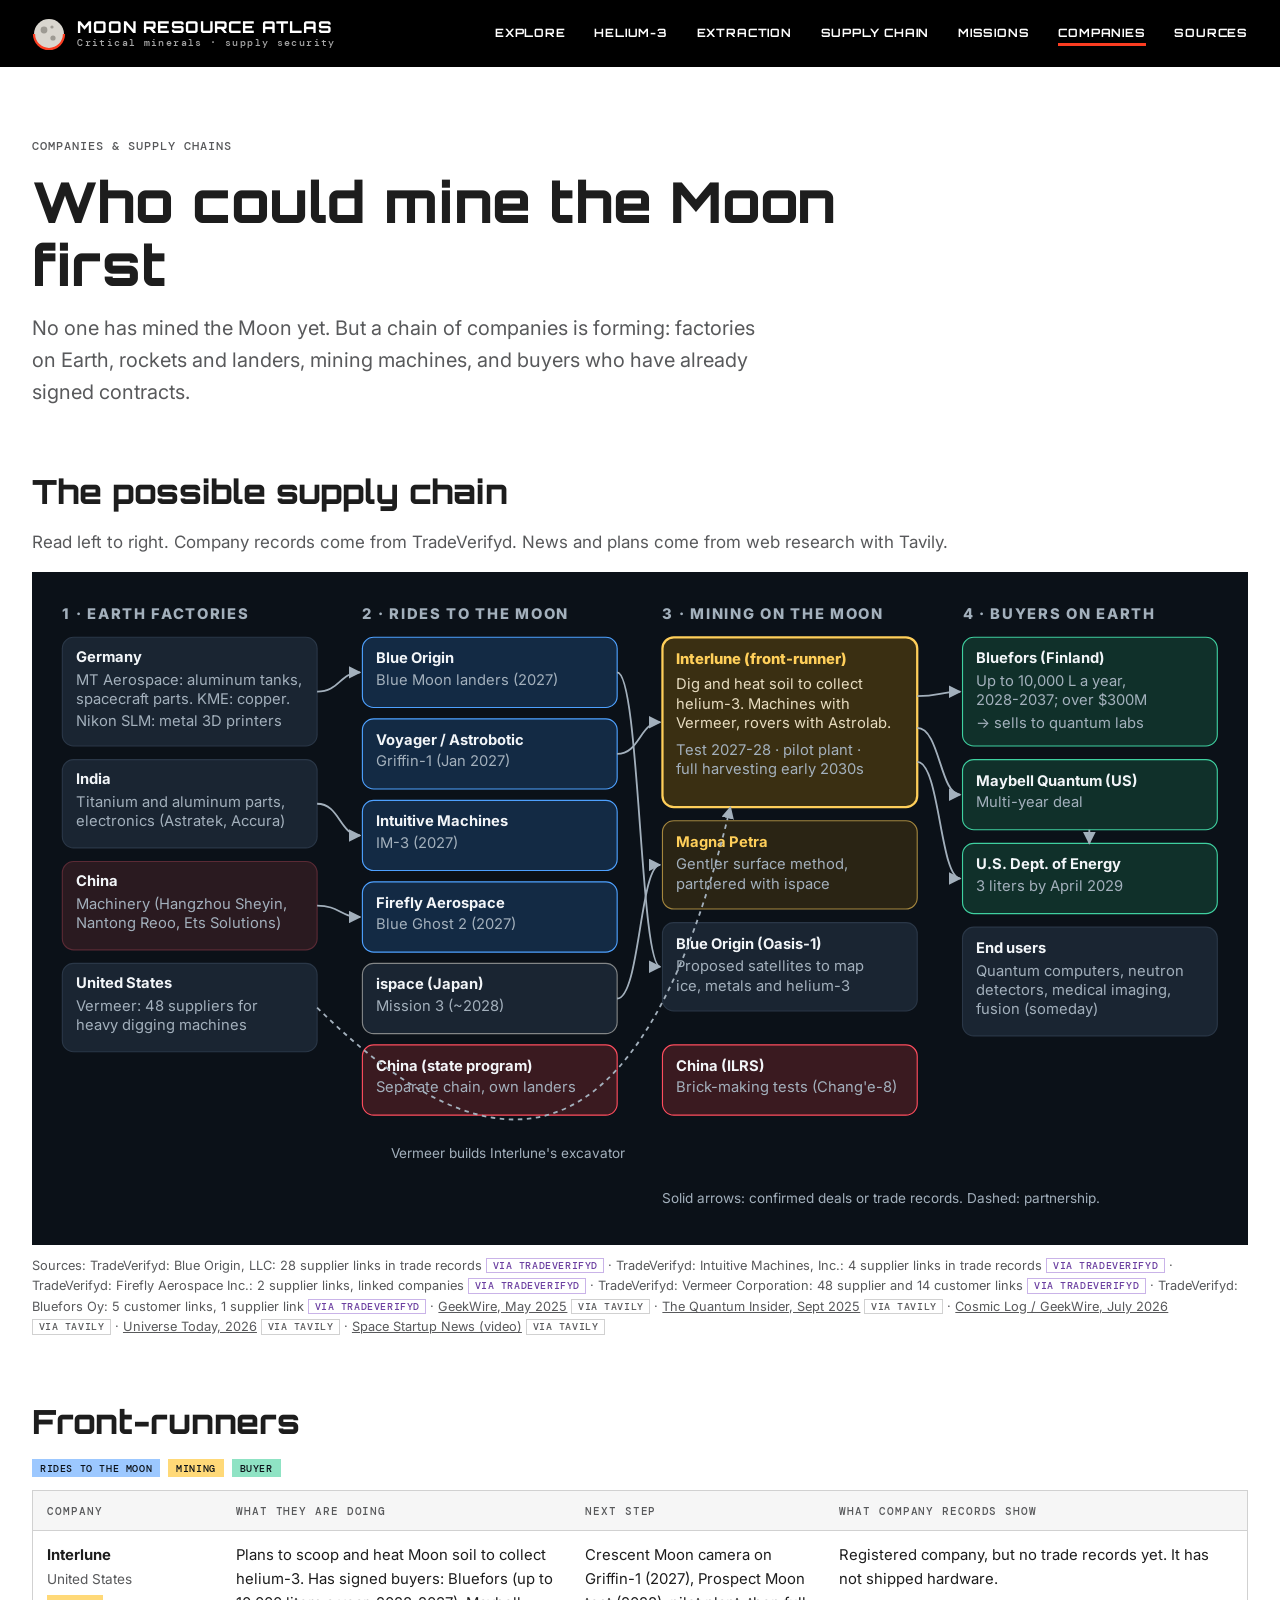
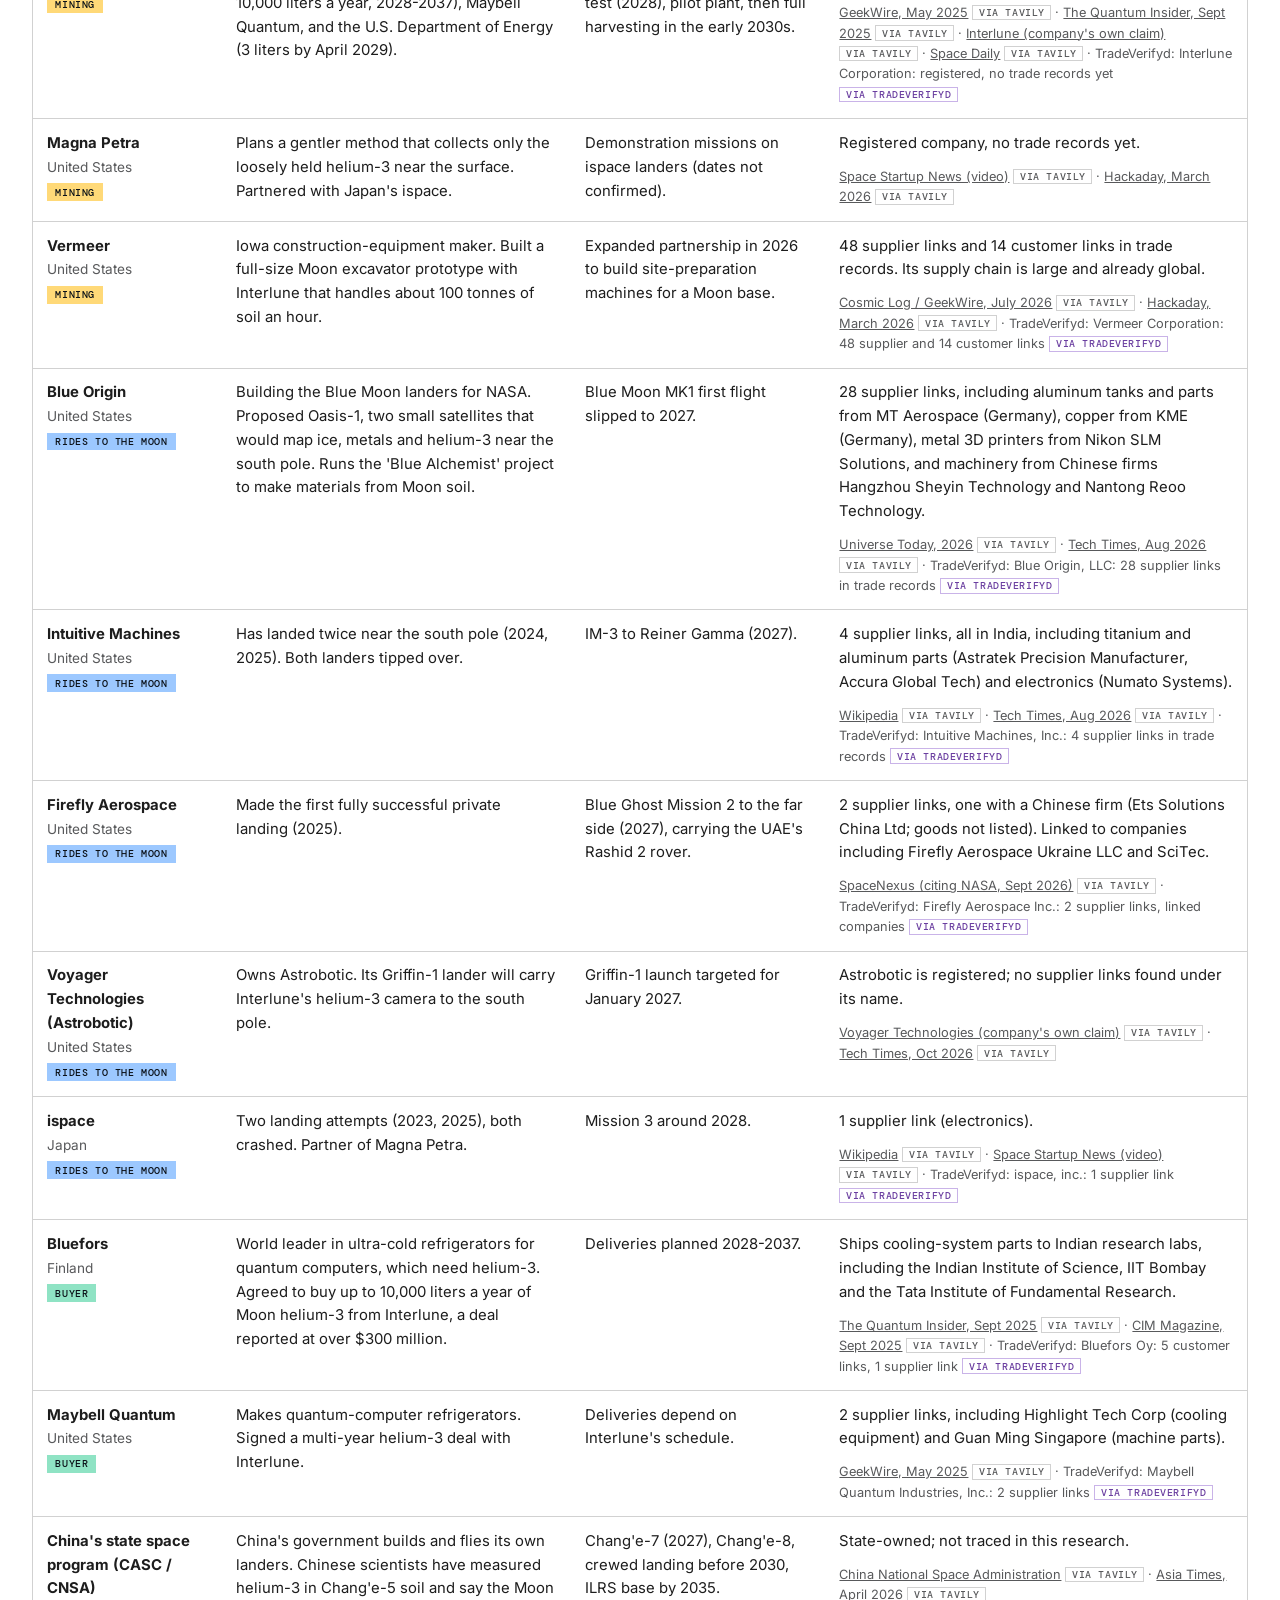
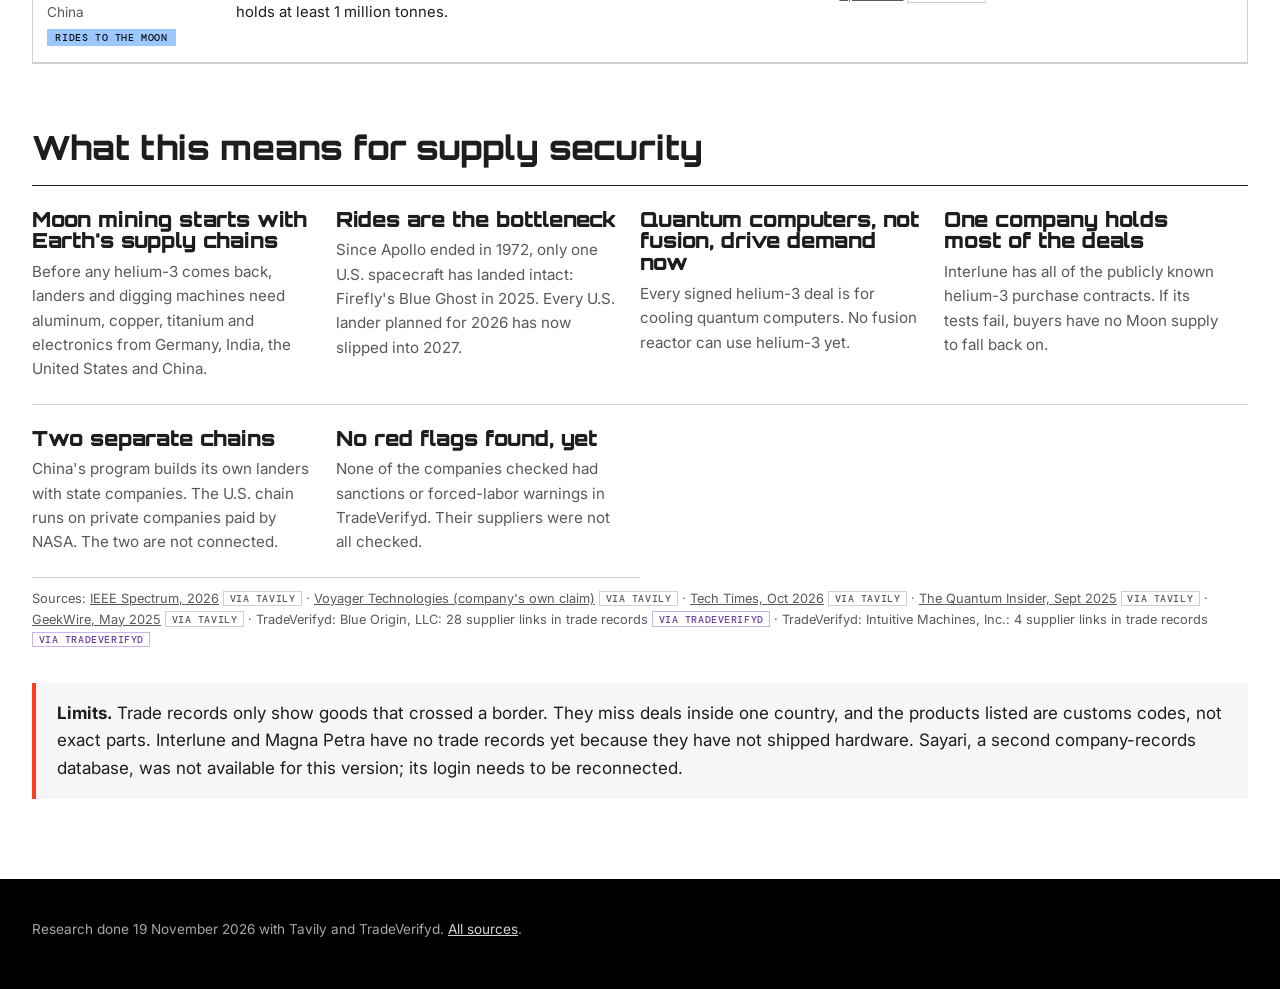
<file: docs/companies.html>
<!doctype html>
<html lang="en">
<head>
<meta charset="UTF-8">
<meta name="viewport" content="width=device-width, initial-scale=1">
<title>Moon Mining Companies</title>
<meta name="description" content="The companies leading the race to mine the Moon, and the supply chain that would connect Earth factories, Moon landers, miners and buyers.">
<link rel="preconnect" href="https://fonts.googleapis.com">
<link href="https://fonts.googleapis.com/css2?family=Inter:wght@400;500;600;700;800;900&family=DM+Mono:wght@400;500&family=Orbitron:wght@500;700;800;900&display=swap" rel="stylesheet">
<link rel="stylesheet" href="assets/site.css">
</head>
<body>
<nav class="site-nav" aria-label="Main"><div class="in">
  <a class="brand" href="index.html"><svg width="34" height="34" viewBox="0 0 34 34" aria-hidden="true"><circle cx="17" cy="17" r="15" fill="#d9d6cf"/><circle cx="12" cy="13" r="3.4" fill="#9d9a93"/><circle cx="21" cy="21" r="2.6" fill="#9d9a93"/><circle cx="20" cy="10" r="1.6" fill="#9d9a93"/><path d="M2 17a15 15 0 0 0 30 0" fill="none" stroke="#fc3d21" stroke-width="2.2"/></svg><b>MOON RESOURCE ATLAS<small>Critical minerals · supply security</small></b></a>
  <nav><a href="index.html">Explore</a><a href="helium3.html">Helium-3</a><a href="extraction.html">Extraction</a><a href="supplychain.html">Supply chain</a><a href="countries.html">Missions</a><a href="companies.html" aria-current="page">Companies</a><a href="sources.html">Sources</a></nav>
</div></nav>

<main>
  <span class="eyebrow">Companies &amp; supply chains</span>
  <h1>Who could mine the Moon first</h1>
  <p class="lede">No one has mined the Moon yet. But a chain of companies is forming: factories on Earth, rockets and landers, mining machines, and buyers who have already signed contracts.</p>

  <h2>The possible supply chain</h2>
  <p class="muted">Read left to right. Company records come from TradeVerifyd. News and plans come from web research with Tavily.</p>
  <div class="table-scroll darkbox">
    <svg viewBox="0 0 1040 560" class="chain" style="min-width:760px" role="img" aria-label="Supply chain: Earth suppliers feed lander makers, landers carry mining machines to the Moon, helium-3 returns to buyers on Earth.">
      <defs>
        <marker id="ar" viewBox="0 0 10 10" refX="9" refY="5" markerWidth="7" markerHeight="7" orient="auto"><path d="M0,0L10,5L0,10z" fill="#a3b0bc"/></marker>
      </defs>
      <g font-family="Inter, sans-serif">
        <!-- column titles -->
        <g font-size="13" font-weight="800" fill="#a3b0bc" letter-spacing="1.5">
          <text x="10" y="24">1 · EARTH FACTORIES</text>
          <text x="275" y="24">2 · RIDES TO THE MOON</text>
          <text x="540" y="24">3 · MINING ON THE MOON</text>
          <text x="805" y="24">4 · BUYERS ON EARTH</text>
        </g>
        <!-- column 1 -->
        <g font-size="13" fill="#f2f5f8">
          <rect x="10" y="40" width="225" height="96" rx="10" fill="#1a2532" stroke="#2a3747"/>
          <text x="22" y="62" font-weight="700">Germany</text>
          <text x="22" y="82" fill="#a3b0bc">MT Aerospace: aluminum tanks,</text>
          <text x="22" y="99" fill="#a3b0bc">spacecraft parts. KME: copper.</text>
          <text x="22" y="118" fill="#a3b0bc">Nikon SLM: metal 3D printers</text>

          <rect x="10" y="148" width="225" height="78" rx="10" fill="#1a2532" stroke="#2a3747"/>
          <text x="22" y="170" font-weight="700">India</text>
          <text x="22" y="190" fill="#a3b0bc">Titanium and aluminum parts,</text>
          <text x="22" y="207" fill="#a3b0bc">electronics (Astratek, Accura)</text>

          <rect x="10" y="238" width="225" height="78" rx="10" fill="#2a1a20" stroke="#5a2a35"/>
          <text x="22" y="260" font-weight="700">China</text>
          <text x="22" y="280" fill="#a3b0bc">Machinery (Hangzhou Sheyin,</text>
          <text x="22" y="297" fill="#a3b0bc">Nantong Reoo, Ets Solutions)</text>

          <rect x="10" y="328" width="225" height="78" rx="10" fill="#1a2532" stroke="#2a3747"/>
          <text x="22" y="350" font-weight="700">United States</text>
          <text x="22" y="370" fill="#a3b0bc">Vermeer: 48 suppliers for</text>
          <text x="22" y="387" fill="#a3b0bc">heavy digging machines</text>
        </g>
        <!-- column 2 -->
        <g font-size="13" fill="#f2f5f8">
          <rect x="275" y="40" width="225" height="62" rx="10" fill="#132a44" stroke="#4ea1ff"/>
          <text x="287" y="63" font-weight="700">Blue Origin</text><text x="287" y="82" fill="#a3b0bc">Blue Moon landers (2027)</text>
          <rect x="275" y="112" width="225" height="62" rx="10" fill="#132a44" stroke="#4ea1ff"/>
          <text x="287" y="135" font-weight="700">Voyager / Astrobotic</text><text x="287" y="154" fill="#a3b0bc">Griffin-1 (Jan 2027)</text>
          <rect x="275" y="184" width="225" height="62" rx="10" fill="#132a44" stroke="#4ea1ff"/>
          <text x="287" y="207" font-weight="700">Intuitive Machines</text><text x="287" y="226" fill="#a3b0bc">IM-3 (2027)</text>
          <rect x="275" y="256" width="225" height="62" rx="10" fill="#132a44" stroke="#4ea1ff"/>
          <text x="287" y="279" font-weight="700">Firefly Aerospace</text><text x="287" y="298" fill="#a3b0bc">Blue Ghost 2 (2027)</text>
          <rect x="275" y="328" width="225" height="62" rx="10" fill="#1a2532" stroke="#f4f1ea" stroke-opacity=".5"/>
          <text x="287" y="351" font-weight="700">ispace (Japan)</text><text x="287" y="370" fill="#a3b0bc">Mission 3 (~2028)</text>
          <rect x="275" y="400" width="225" height="62" rx="10" fill="#3a1a20" stroke="#ff4d5e"/>
          <text x="287" y="423" font-weight="700">China (state program)</text><text x="287" y="442" fill="#a3b0bc">Separate chain, own landers</text>
        </g>
        <!-- column 3 -->
        <g font-size="13" fill="#f2f5f8">
          <rect x="540" y="40" width="225" height="150" rx="10" fill="#3a2f12" stroke="#ffcf5a" stroke-width="2"/>
          <text x="552" y="64" font-weight="800" fill="#ffcf5a">Interlune (front-runner)</text>
          <text x="552" y="86" fill="#e7dcc0">Dig and heat soil to collect</text>
          <text x="552" y="103" fill="#e7dcc0">helium-3. Machines with</text>
          <text x="552" y="120" fill="#e7dcc0">Vermeer, rovers with Astrolab.</text>
          <text x="552" y="144" fill="#a3b0bc">Test 2027-28 · pilot plant ·</text>
          <text x="552" y="161" fill="#a3b0bc">full harvesting early 2030s</text>
          <rect x="540" y="202" width="225" height="78" rx="10" fill="#2a2414" stroke="#ffcf5a" stroke-opacity=".6"/>
          <text x="552" y="225" font-weight="700" fill="#ffcf5a">Magna Petra</text>
          <text x="552" y="245" fill="#a3b0bc">Gentler surface method,</text>
          <text x="552" y="262" fill="#a3b0bc">partnered with ispace</text>
          <rect x="540" y="292" width="225" height="78" rx="10" fill="#1a2532" stroke="#2a3747"/>
          <text x="552" y="315" font-weight="700">Blue Origin (Oasis-1)</text>
          <text x="552" y="335" fill="#a3b0bc">Proposed satellites to map</text>
          <text x="552" y="352" fill="#a3b0bc">ice, metals and helium-3</text>
          <rect x="540" y="400" width="225" height="62" rx="10" fill="#3a1a20" stroke="#ff4d5e"/>
          <text x="552" y="423" font-weight="700">China (ILRS)</text><text x="552" y="442" fill="#a3b0bc">Brick-making tests (Chang'e-8)</text>
        </g>
        <!-- column 4 -->
        <g font-size="13" fill="#f2f5f8">
          <rect x="805" y="40" width="225" height="96" rx="10" fill="#10302a" stroke="#3fd0a0"/>
          <text x="817" y="63" font-weight="700">Bluefors (Finland)</text>
          <text x="817" y="83" fill="#a3b0bc">Up to 10,000 L a year,</text>
          <text x="817" y="100" fill="#a3b0bc">2028-2037; over $300M</text>
          <text x="817" y="120" fill="#a3b0bc">→ sells to quantum labs</text>
          <rect x="805" y="148" width="225" height="62" rx="10" fill="#10302a" stroke="#3fd0a0"/>
          <text x="817" y="171" font-weight="700">Maybell Quantum (US)</text><text x="817" y="190" fill="#a3b0bc">Multi-year deal</text>
          <rect x="805" y="222" width="225" height="62" rx="10" fill="#10302a" stroke="#3fd0a0"/>
          <text x="817" y="245" font-weight="700">U.S. Dept. of Energy</text><text x="817" y="264" fill="#a3b0bc">3 liters by April 2029</text>
          <rect x="805" y="296" width="225" height="96" rx="10" fill="#1a2532" stroke="#2a3747"/>
          <text x="817" y="319" font-weight="700">End users</text>
          <text x="817" y="339" fill="#a3b0bc">Quantum computers, neutron</text>
          <text x="817" y="356" fill="#a3b0bc">detectors, medical imaging,</text>
          <text x="817" y="373" fill="#a3b0bc">fusion (someday)</text>
        </g>
        <!-- arrows -->
        <g stroke="#a3b0bc" stroke-width="1.6" fill="none" marker-end="url(#ar)">
          <path d="M235 88 C255 88 255 71 273 71"/>
          <path d="M235 187 C255 187 255 215 273 215"/>
          <path d="M235 277 C255 277 255 287 273 287"/>
          <path d="M500 143 C520 143 520 115 538 115"/>
          <path d="M500 359 C520 359 520 241 538 241"/>
          <path d="M500 71 C520 71 520 331 538 331"/>
          <path d="M765 92 C785 92 785 88 803 88"/>
          <path d="M765 120 C785 120 785 179 803 179"/>
          <path d="M765 150 C785 150 785 253 803 253"/>
          <path d="M917 210 L917 222" />
        </g>
        <path d="M235 367 C390 520 520 520 600 190" stroke="#a3b0bc" stroke-width="1.6" fill="none" stroke-dasharray="4 4" marker-end="url(#ar)"/>
        <text x="300" y="500" font-size="12" fill="#a3b0bc">Vermeer builds Interlune's excavator</text>
        <text x="540" y="540" font-size="12" fill="#a3b0bc">Solid arrows: confirmed deals or trade records. Dashed: partnership.</text>
      </g>
    </svg>
  </div>
  <div class="src" id="s-chain"></div>

  <h2>Front-runners</h2>
  <p class="chips" style="margin-bottom:.8rem"><span class="role role-ship">Rides to the Moon</span><span class="role role-dig">Mining</span><span class="role role-buy">Buyer</span></p>
  <div class="table-scroll">
    <table>
      <thead><tr><th>Company</th><th>What they are doing</th><th>Next step</th><th>What company records show</th></tr></thead>
      <tbody id="rows"></tbody>
    </table>
  </div>

  <h2>What this means for supply security</h2>
  <div class="grid">
    <div class="tile"><div class="big" style="font-size:1.3rem">Moon mining starts with Earth's supply chains</div><p>Before any helium-3 comes back, landers and digging machines need aluminum, copper, titanium and electronics from Germany, India, the United States and China.</p></div>
    <div class="tile"><div class="big" style="font-size:1.3rem">Rides are the bottleneck</div><p>Since Apollo ended in 1972, only one U.S. spacecraft has landed intact: Firefly's Blue Ghost in 2025. Every U.S. lander planned for 2026 has now slipped into 2027.</p></div>
    <div class="tile"><div class="big" style="font-size:1.3rem">Quantum computers, not fusion, drive demand now</div><p>Every signed helium-3 deal is for cooling quantum computers. No fusion reactor can use helium-3 yet.</p></div>
    <div class="tile"><div class="big" style="font-size:1.3rem">One company holds most of the deals</div><p>Interlune has all of the publicly known helium-3 purchase contracts. If its tests fail, buyers have no Moon supply to fall back on.</p></div>
    <div class="tile"><div class="big" style="font-size:1.3rem">Two separate chains</div><p>China's program builds its own landers with state companies. The U.S. chain runs on private companies paid by NASA. The two are not connected.</p></div>
    <div class="tile"><div class="big" style="font-size:1.3rem">No red flags found, yet</div><p>None of the companies checked had sanctions or forced-labor warnings in TradeVerifyd. Their suppliers were not all checked.</p></div>
  </div>
  <div class="src" id="s-mean"></div>

  <div class="note" style="margin-top:2rem">
    <strong>Limits.</strong> Trade records only show goods that crossed a border. They miss deals inside one country, and the products listed are customs codes, not exact parts. Interlune and Magna Petra have no trade records yet because they have not shipped hardware. Sayari, a second company-records database, was not available for this version; its login needs to be reconnected.
  </div>
</main>

<footer><div class="in">Research done 19 November 2026 with Tavily and TradeVerifyd. <a href="sources.html">All sources</a>.</div></footer>

<script src="assets/data.js"></script>
<script>
  document.getElementById("s-chain").innerHTML = "Sources: " + srcList(["tvBlueOrigin", "tvIM", "tvFirefly", "tvVermeer", "tvBluefors", "geekwireIL", "bluefors", "vermeer", "blueOasis", "he3Rivals"]);
  document.getElementById("s-mean").innerHTML = "Sources: " + srcList(["ieeeMoonBase", "griffin", "griffinSite", "bluefors", "geekwireIL", "tvBlueOrigin", "tvIM"]);
  const roleName = { ship: "Rides to the Moon", dig: "Mining", buy: "Buyer" };
  document.getElementById("rows").innerHTML = COMPANIES.map(c => `<tr>
    <td><strong>${c.name}</strong><br><span class="small muted">${c.country}</span><br><span class="role role-${c.role}">${roleName[c.role]}</span></td>
    <td>${c.what}</td><td>${c.next}</td><td>${c.records}<div class="src">${srcList(c.src)}</div></td></tr>`).join("");
</script>
</body>
</html>
</file>
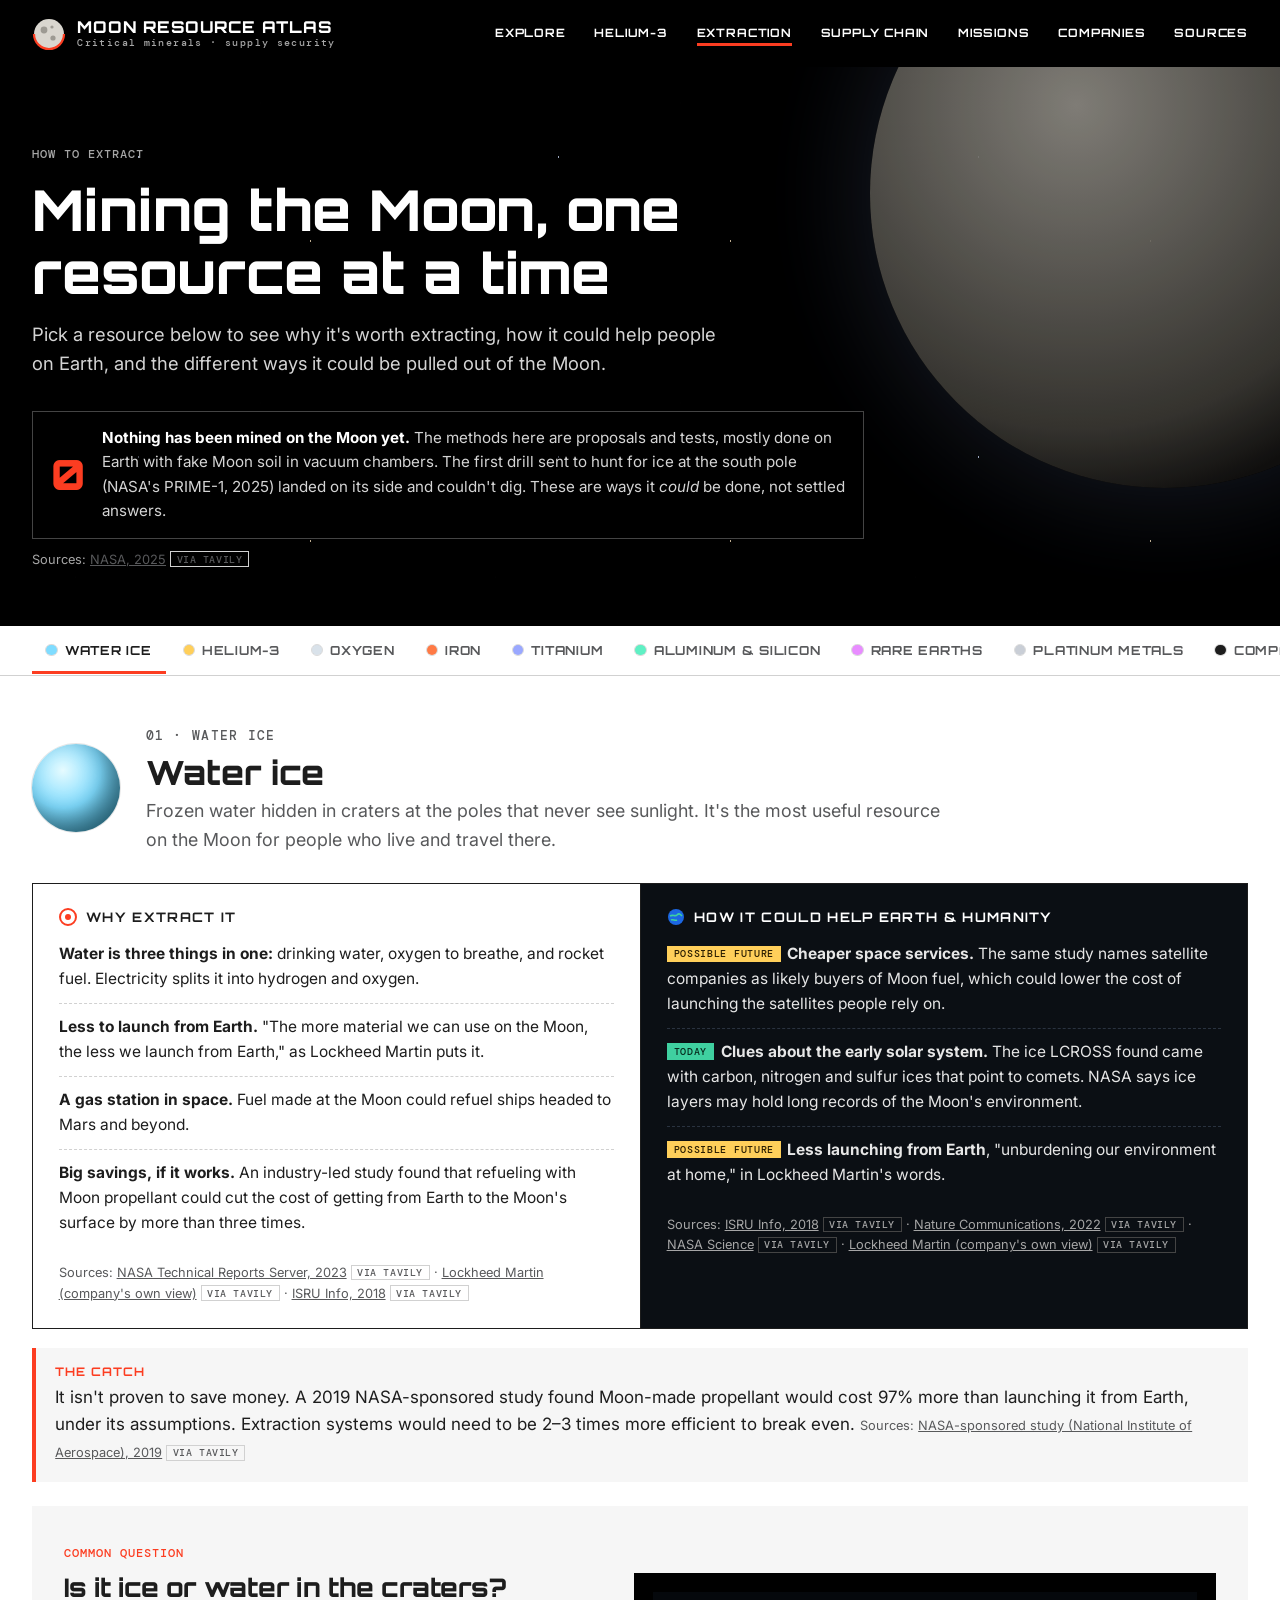
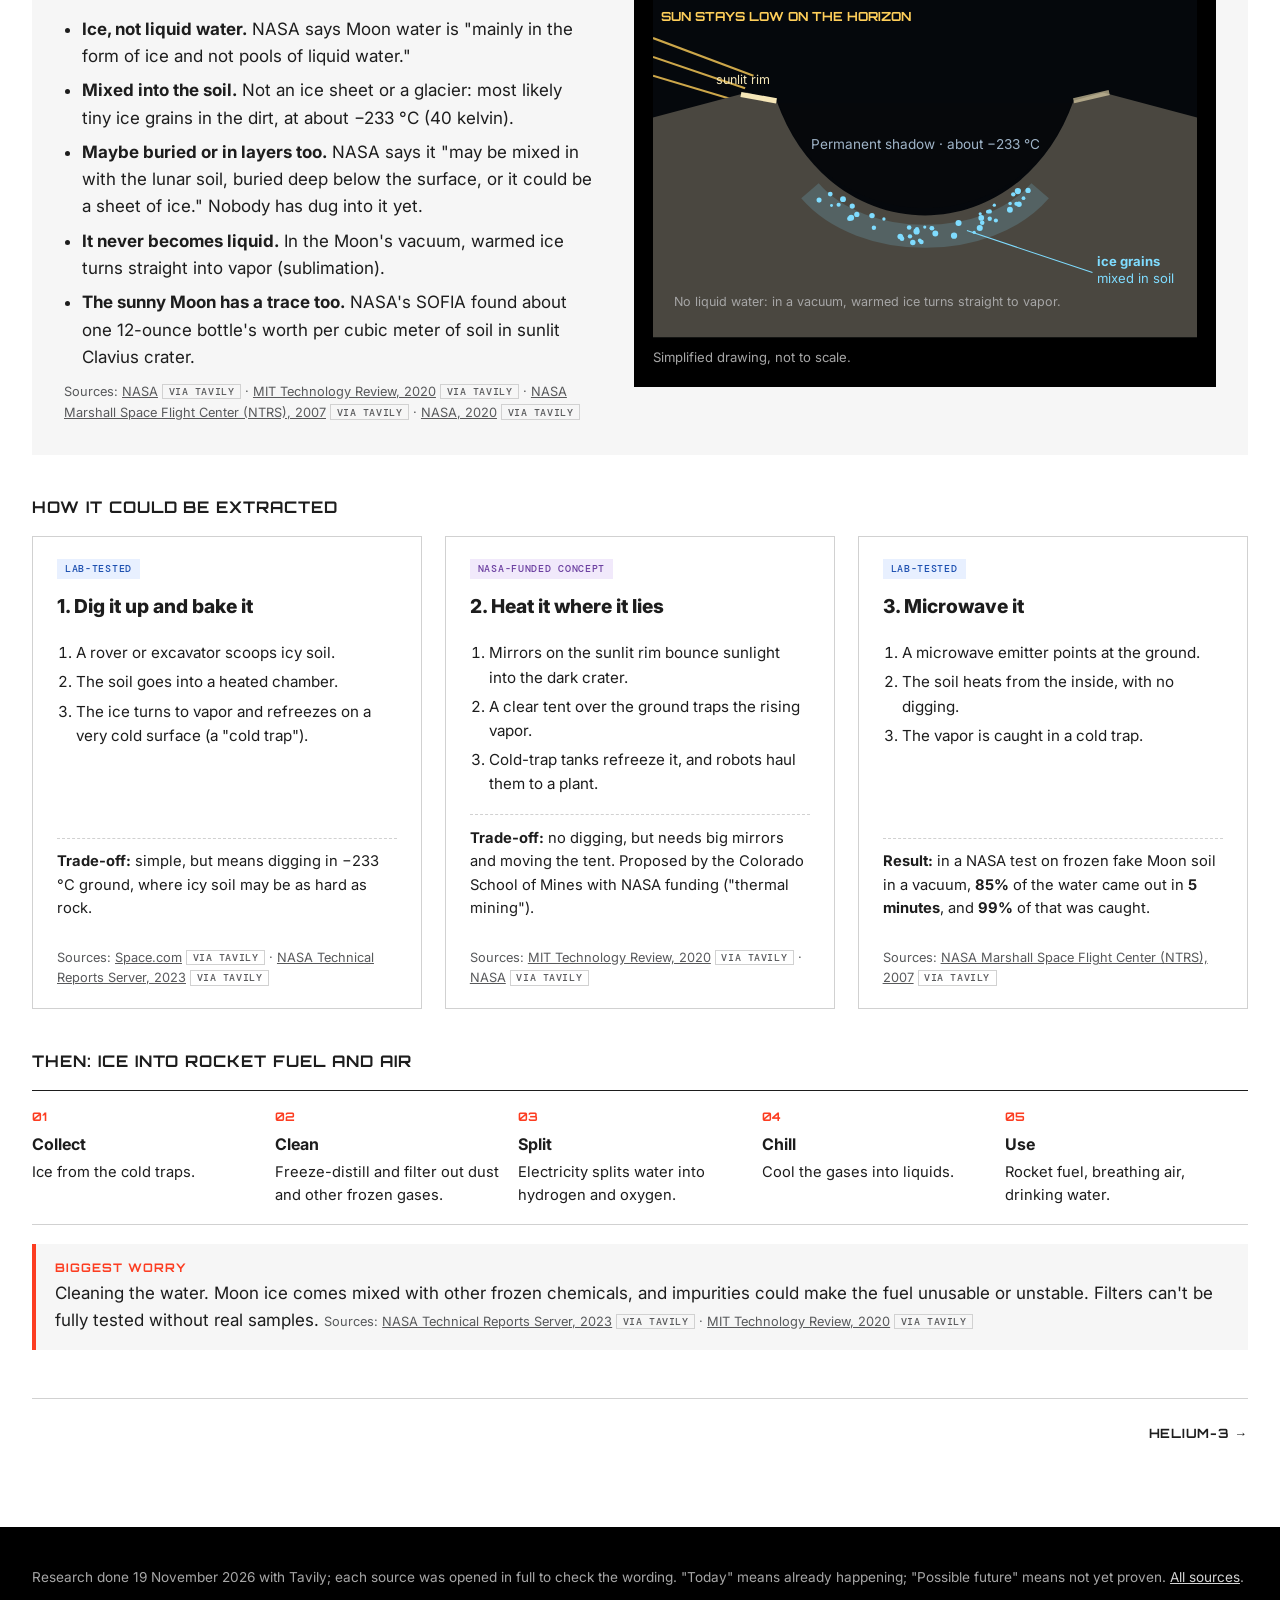
<file: docs/extraction.html>
<!doctype html>
<html lang="en">
<head>
<meta charset="UTF-8">
<meta name="viewport" content="width=device-width, initial-scale=1">
<title>How to Extract</title>
<meta name="description" content="Each Moon resource on its own tab: why it matters, how it could help Earth and humanity, and the proposed ways to extract it.">
<link rel="preconnect" href="https://fonts.googleapis.com">
<link href="https://fonts.googleapis.com/css2?family=Inter:wght@400;500;600;700;800;900&family=DM+Mono:wght@400;500&family=Orbitron:wght@500;700;800;900&display=swap" rel="stylesheet">
<link rel="stylesheet" href="assets/site.css">
<style>
  /* space hero */
  .xhero { position: relative; background: #000; color: #fff; overflow: hidden; }
  .xhero::before { content: ""; position: absolute; inset: 0; opacity: .75;
    background-image: radial-gradient(1px 1px at 6% 20%, #fff 50%, transparent 51%), radial-gradient(1px 1px at 18% 70%, #fff 50%, transparent 51%),
      radial-gradient(1.4px 1.4px at 33% 30%, #cfe1ff 50%, transparent 51%), radial-gradient(1px 1px at 47% 82%, #fff 50%, transparent 51%),
      radial-gradient(1px 1px at 62% 12%, #fff 50%, transparent 51%), radial-gradient(1.4px 1.4px at 74% 58%, #ffe9c2 50%, transparent 51%),
      radial-gradient(1px 1px at 88% 28%, #fff 50%, transparent 51%), radial-gradient(1px 1px at 95% 86%, #fff 50%, transparent 51%);
    background-size: 420px 300px; }
  .xhero::after { content: ""; position: absolute; right: -14vw; top: -30%; width: 46vw; height: 46vw; border-radius: 50%;
    background: radial-gradient(circle at 35% 35%, #8d8a83, #3a3833 60%, #121110 75%); box-shadow: 0 0 120px rgb(160 190 255 / 18%); opacity: .9; }
  .xhero .in { position: relative; z-index: 1; max-width: 82rem; margin: 0 auto; padding: 4.5rem 2rem 3.5rem; }
  .xhero .eyebrow { color: #a6a6a6; }
  .xhero h1 { color: #fff; max-width: 48rem; }
  .xhero p { color: #d4d4d4; max-width: 44rem; font-size: 1.15rem; }
  .zero { display: inline-flex; gap: 1rem; align-items: center; margin-top: 1rem; border: 1px solid #444; padding: .9rem 1.1rem; max-width: 52rem; background: rgb(0 0 0 / 55%); }
  .zero b { font: 900 2.6rem Orbitron, sans-serif; color: var(--red); line-height: 1; }
  .zero span { color: #d4d4d4; font-size: .95rem; } .zero strong { color: #fff; }

  /* tabs */
  .tabbar { position: sticky; top: 4.2rem; z-index: 40; background: #fff; border-bottom: 1px solid var(--rule); }
  .tabbar .in { max-width: 82rem; margin: 0 auto; padding: 0 2rem; display: flex; gap: .2rem; overflow-x: auto; scrollbar-width: thin; }
  .tab { flex: none; display: flex; align-items: center; gap: .5rem; background: none; border: 0; border-bottom: 3px solid transparent; padding: 1rem .9rem .85rem; font: 700 .78rem Orbitron, sans-serif; letter-spacing: .06em; text-transform: uppercase; color: var(--gray); cursor: pointer; white-space: nowrap; }
  .tab i { width: .65rem; height: .65rem; border-radius: 50%; display: inline-block; outline: 1px solid rgb(0 0 0 / 15%); }
  .tab:hover { color: var(--ink); }
  .tab[aria-selected="true"] { color: var(--ink); border-bottom-color: var(--red); }
  .tab:focus-visible { outline: 2px solid var(--red); outline-offset: -2px; }

  .panel { scroll-margin-top: 9rem; }
  .panel[hidden] { display: none; }
  .phead { display: grid; grid-template-columns: auto 1fr; gap: 1.6rem; align-items: center; margin: 2.8rem 0 1.8rem; }
  .phead .orb { width: 5.5rem; height: 5.5rem; border-radius: 50%; position: relative; box-shadow: inset -12px -12px 24px rgb(0 0 0 / 35%), 0 0 0 1px rgb(0 0 0 / 10%); }
  .phead .num { font: 500 .8rem "DM Mono", monospace; color: var(--gray); letter-spacing: .1em; }
  .phead h2 { margin: .3rem 0 .4rem; }
  .phead p { margin: 0; color: var(--gray); font-size: 1.12rem; max-width: 50rem; }

  .why2 { display: grid; grid-template-columns: 1fr 1fr; gap: 0; border: 1px solid var(--ink); }
  .why2 > div { padding: 1.5rem 1.6rem; }
  .why2 > div + div { border-left: 1px solid var(--ink); background: #0b0f14; color: #fff; }
  .why2 h3 { font: 700 .82rem Orbitron, sans-serif; letter-spacing: .1em; text-transform: uppercase; margin: 0 0 1rem; display: flex; align-items: center; gap: .6rem; }
  .why2 h3 svg { flex: none; }
  .why2 ul { list-style: none; margin: 0; padding: 0; }
  .why2 li { padding: .7rem 0; border-top: 1px dashed var(--rule); font-size: .97rem; }
  .why2 > div + div li { border-top-color: #2a3340; color: #e6e6e6; }
  .why2 li:first-child { border-top: 0; padding-top: 0; }
  .why2 li strong { color: inherit; }
  .when { display: inline-block; font: 500 .6rem "DM Mono", monospace; letter-spacing: .07em; text-transform: uppercase; padding: .12rem .45rem; margin-right: .4rem; vertical-align: 2px; }
  .when.now { background: #3fd0a0; color: #062a1d; } .when.future { background: #ffcf5a; color: #2a1d00; } .when.none { background: #3a3f47; color: #d4d4d4; }
  .why2 .src { margin-top: 1rem; } .why2 > div + div .src, .why2 > div + div .src a { color: #a6a6a6; }
  .why2 > div + div .via { border-color: #444; color: #a6a6a6; }
  .catch { margin-top: 1.2rem; border-left: 4px solid var(--red); background: var(--light); padding: 1rem 1.2rem; }
  .catch b { font: 700 .74rem Orbitron, sans-serif; letter-spacing: .08em; text-transform: uppercase; color: var(--red); display: block; margin-bottom: .3rem; }
  .sub { font: 700 1rem Orbitron, sans-serif; letter-spacing: .06em; text-transform: uppercase; margin: 2.6rem 0 0; }

  .qa { display: grid; grid-template-columns: 1fr 1.1fr; gap: 2.5rem; align-items: center; background: var(--light); padding: 2rem; margin-top: 1.5rem; }
  .qa .q { font: 500 .78rem "DM Mono", monospace; letter-spacing: .08em; text-transform: uppercase; color: var(--red); }
  .qa h3 { font: 800 1.6rem Orbitron, sans-serif; margin: .4rem 0 .8rem; letter-spacing: -.01em; }
  .qa ul { padding-left: 1.1rem; margin: 0; } .qa li { margin: .45rem 0; }
  .methods { display: grid; grid-template-columns: repeat(auto-fill, minmax(min(100%, 21rem), 1fr)); gap: 1.4rem; margin-top: 1.2rem; }
  .method { border: 1px solid var(--rule); padding: 1.4rem 1.5rem 1.2rem; display: flex; flex-direction: column; }
  .method .tag { align-self: flex-start; font: 500 .62rem "DM Mono", monospace; letter-spacing: .07em; text-transform: uppercase; padding: .2rem .5rem; margin-bottom: .8rem; }
  .t-lab { background: #e8f0ff; color: #1c4fb0; } .t-field { background: #e5f6ee; color: #11704a; } .t-concept { background: #f1e9fb; color: #6b3fa0; } .t-none { background: #f3f3f3; color: #58595b; }
  .method h4 { margin: 0 0 .5rem; font-size: 1.2rem; font-weight: 800; }
  .method ol { margin: .4rem 0 .8rem; padding-left: 1.2rem; font-size: .95rem; } .method li { margin: .3rem 0; }
  .method .result { font-size: .92rem; border-top: 1px dashed var(--rule); padding-top: .7rem; margin-top: auto; }
  .diagram { background: #000; color: #fff; padding: 1.2rem; margin: 0; }
  .diagram svg { width: 100%; height: auto; display: block; }
  .diagram figcaption { color: #a6a6a6; font-size: .82rem; margin-top: .6rem; }
  .flow { display: grid; grid-template-columns: repeat(auto-fit, minmax(9rem, 1fr)); margin-top: 1.2rem; border-top: 1px solid var(--ink); }
  .flow div { padding: .9rem .9rem 1rem 0; border-bottom: 1px solid var(--rule); font-size: .92rem; }
  .flow div b { display: block; font-size: 1rem; margin: .2rem 0; }
  .flow div span.n { font: 700 .74rem Orbitron, sans-serif; color: var(--red); }
  .pager { display: flex; justify-content: space-between; gap: 1rem; margin: 3rem 0 0; border-top: 1px solid var(--rule); padding-top: 1.2rem; }
  .pager button { background: none; border: 0; font: 700 .8rem Orbitron, sans-serif; letter-spacing: .06em; text-transform: uppercase; cursor: pointer; color: var(--ink); padding: .4rem 0; }
  .pager button:hover { color: var(--red); }
  .pager button[hidden] { visibility: hidden; display: block; }
  .cmp-table td:first-child { font-weight: 700; white-space: nowrap; }
  @media (max-width: 860px) { .why2 { grid-template-columns: 1fr; } .why2 > div + div { border-left: 0; border-top: 1px solid var(--ink); } .qa { grid-template-columns: 1fr; padding: 1.3rem; } .phead { grid-template-columns: 1fr; } .phead .orb { width: 3.6rem; height: 3.6rem; } .xhero::after { opacity: .35; } }
</style>
</head>
<body>
<nav class="site-nav" aria-label="Main"><div class="in">
  <a class="brand" href="index.html"><svg width="34" height="34" viewBox="0 0 34 34" aria-hidden="true"><circle cx="17" cy="17" r="15" fill="#d9d6cf"/><circle cx="12" cy="13" r="3.4" fill="#9d9a93"/><circle cx="21" cy="21" r="2.6" fill="#9d9a93"/><circle cx="20" cy="10" r="1.6" fill="#9d9a93"/><path d="M2 17a15 15 0 0 0 30 0" fill="none" stroke="#fc3d21" stroke-width="2.2"/></svg><b>MOON RESOURCE ATLAS<small>Critical minerals · supply security</small></b></a>
  <nav><a href="index.html">Explore</a><a href="helium3.html">Helium-3</a><a href="extraction.html" aria-current="page">Extraction</a><a href="supplychain.html">Supply chain</a><a href="countries.html">Missions</a><a href="companies.html">Companies</a><a href="sources.html">Sources</a></nav>
</div></nav>

<header class="xhero"><div class="in">
  <span class="eyebrow">How to extract</span>
  <h1>Mining the Moon, one resource at a time</h1>
  <p>Pick a resource below to see why it's worth extracting, how it could help people on Earth, and the different ways it could be pulled out of the Moon.</p>
  <div class="zero"><b>0</b><span><strong>Nothing has been mined on the Moon yet.</strong> The methods here are proposals and tests, mostly done on Earth with fake Moon soil in vacuum chambers. The first drill sent to hunt for ice at the south pole (NASA's PRIME-1, 2025) landed on its side and couldn't dig. These are ways it <em>could</em> be done, not settled answers.</span></div>
  <div class="src" style="color:#a6a6a6" data-src="nasaPrime1"></div>
</div></header>

<div class="tabbar" role="tablist" aria-label="Resources"><div class="in" id="tabs"></div></div>

<main style="padding-top:0">

<!-- ===================== WATER ===================== -->
<section class="panel" id="water" role="tabpanel" data-name="Water ice" data-color="#7fdcff">
  <div class="phead"><span class="orb" style="background:radial-gradient(circle at 35% 30%,#e6fbff,#7fdcff 45%,#1a6f8a)"></span>
    <div><span class="num">01 · WATER ICE</span><h2>Water ice</h2><p>Frozen water hidden in craters at the poles that never see sunlight. It's the most useful resource on the Moon for people who live and travel there.</p></div></div>

  <div class="why2">
    <div><h3><svg width="18" height="18" viewBox="0 0 18 18"><circle cx="9" cy="9" r="8" fill="none" stroke="#fc3d21" stroke-width="2"/><circle cx="9" cy="9" r="3" fill="#fc3d21"/></svg>Why extract it</h3>
      <ul>
        <li><strong>Water is three things in one:</strong> drinking water, oxygen to breathe, and rocket fuel. Electricity splits it into hydrogen and oxygen.</li>
        <li><strong>Less to launch from Earth.</strong> "The more material we can use on the Moon, the less we launch from Earth," as Lockheed Martin puts it.</li>
        <li><strong>A gas station in space.</strong> Fuel made at the Moon could refuel ships headed to Mars and beyond.</li>
        <li><strong>Big savings, if it works.</strong> An industry-led study found that refueling with Moon propellant could cut the cost of getting from Earth to the Moon's surface by more than three times.</li>
      </ul>
      <div class="src" data-src="ntrsPropellant,lmISRU,ulaProp"></div></div>
    <div><h3><svg width="18" height="18" viewBox="0 0 18 18"><circle cx="9" cy="9" r="8" fill="#1c67e3"/><path d="M3 8c3-2 5 1 7-1s3-1 5 1M4 12c2-1 4 1 6 0" stroke="#3fd0a0" stroke-width="1.6" fill="none"/></svg>How it could help Earth &amp; humanity</h3>
      <ul>
        <li><span class="when future">Possible future</span><strong>Cheaper space services.</strong> The same study names satellite companies as likely buyers of Moon fuel, which could lower the cost of launching the satellites people rely on.</li>
        <li><span class="when now">Today</span><strong>Clues about the early solar system.</strong> The ice LCROSS found came with carbon, nitrogen and sulfur ices that point to comets. NASA says ice layers may hold long records of the Moon's environment.</li>
        <li><span class="when future">Possible future</span><strong>Less launching from Earth</strong>, "unburdening our environment at home," in Lockheed Martin's words.</li>
      </ul>
      <div class="src" data-src="ulaProp,natLCROSS,nasaShackleton,lmISRU"></div></div>
  </div>
  <div class="catch"><b>The catch</b>It isn't proven to save money. A 2019 NASA-sponsored study found Moon-made propellant would cost 97% more than launching it from Earth, under its assumptions. Extraction systems would need to be 2–3 times more efficient to break even. <span class="src" data-src="niaBreakeven"></span></div>

  <div class="qa">
    <div>
      <span class="q">Common question</span>
      <h3>Is it ice or water in the craters?</h3>
      <ul>
        <li><strong>Ice, not liquid water.</strong> NASA says Moon water is "mainly in the form of ice and not pools of liquid water."</li>
        <li><strong>Mixed into the soil.</strong> Not an ice sheet or a glacier: most likely tiny ice grains in the dirt, at about −233 °C (40 kelvin).</li>
        <li><strong>Maybe buried or in layers too.</strong> NASA says it "may be mixed in with the lunar soil, buried deep below the surface, or it could be a sheet of ice." Nobody has dug into it yet.</li>
        <li><strong>It never becomes liquid.</strong> In the Moon's vacuum, warmed ice turns straight into vapor (sublimation).</li>
        <li><strong>The sunny Moon has a trace too.</strong> NASA's SOFIA found about one 12-ounce bottle's worth per cubic meter of soil in sunlit Clavius crater.</li>
      </ul>
      <div class="src" data-src="nasaWaterQA,mitIce,ntrsMicrowave,sofia"></div>
    </div>
    <figure class="diagram">
      <svg viewBox="0 0 520 330" role="img" aria-label="Cross-section of a polar crater: sunlit rim, permanently dark floor, soil with ice grains mixed in.">
        <rect width="520" height="330" fill="#05080c"/>
        <g stroke="#ffcf5a" stroke-width="2" opacity=".8"><line x1="0" y1="62" x2="88" y2="92"/><line x1="0" y1="80" x2="80" y2="104"/><line x1="0" y1="44" x2="96" y2="80"/></g>
        <text x="8" y="28" fill="#ffcf5a" font-family="Orbitron, sans-serif" font-size="12" font-weight="700">SUN STAYS LOW ON THE HORIZON</text>
        <path d="M0 120 L90 96 L118 104 C170 250 350 250 402 104 L430 96 L520 120 L520 330 L0 330 Z" fill="#4a4740"/>
        <path d="M120 106 C165 240 355 240 400 106 L120 106 Z" fill="#06080b"/>
        <path d="M84 98 L118 104" stroke="#f5e6b8" stroke-width="5"/><path d="M402 104 L436 96" stroke="#f5e6b8" stroke-width="5" opacity=".6"/>
        <text x="60" y="88" fill="#f5e6b8" font-family="Inter" font-size="12">sunlit rim</text>
        <path d="M150 190 C200 248 320 248 370 190" fill="none" stroke="#7fdcff" stroke-width="22" stroke-opacity=".18"/>
        <g fill="#7fdcff" id="icegr"></g>
        <text x="260" y="150" fill="#9fb4c8" font-family="Inter" font-size="13" text-anchor="middle">Permanent shadow · about −233 °C</text>
        <line x1="300" y1="228" x2="420" y2="268" stroke="#7fdcff"/>
        <text x="424" y="262" fill="#7fdcff" font-family="Inter" font-size="12.5" font-weight="700">ice grains</text>
        <text x="424" y="278" fill="#7fdcff" font-family="Inter" font-size="12.5">mixed in soil</text>
        <text x="20" y="300" fill="#a6a6a6" font-family="Inter" font-size="12">No liquid water: in a vacuum, warmed ice turns straight to vapor.</text>
      </svg>
      <figcaption>Simplified drawing, not to scale.</figcaption>
    </figure>
  </div>

  <h3 class="sub">How it could be extracted</h3>
  <div class="methods">
    <div class="method"><span class="tag t-lab">Lab-tested</span><h4>1. Dig it up and bake it</h4>
      <ol><li>A rover or excavator scoops icy soil.</li><li>The soil goes into a heated chamber.</li><li>The ice turns to vapor and refreezes on a very cold surface (a "cold trap").</li></ol>
      <p class="result"><b>Trade-off:</b> simple, but means digging in −233 °C ground, where icy soil may be as hard as rock.</p><div class="src" data-src="spaceMaunaKea,ntrsPropellant"></div></div>
    <div class="method"><span class="tag t-concept">NASA-funded concept</span><h4>2. Heat it where it lies</h4>
      <ol><li>Mirrors on the sunlit rim bounce sunlight into the dark crater.</li><li>A clear tent over the ground traps the rising vapor.</li><li>Cold-trap tanks refreeze it, and robots haul them to a plant.</li></ol>
      <p class="result"><b>Trade-off:</b> no digging, but needs big mirrors and moving the tent. Proposed by the Colorado School of Mines with NASA funding ("thermal mining").</p><div class="src" data-src="mitIce,nasaThermal"></div></div>
    <div class="method"><span class="tag t-lab">Lab-tested</span><h4>3. Microwave it</h4>
      <ol><li>A microwave emitter points at the ground.</li><li>The soil heats from the inside, with no digging.</li><li>The vapor is caught in a cold trap.</li></ol>
      <p class="result"><b>Result:</b> in a NASA test on frozen fake Moon soil in a vacuum, <b>85%</b> of the water came out in <b>5 minutes</b>, and <b>99%</b> of that was caught.</p><div class="src" data-src="ntrsMicrowave"></div></div>
  </div>
  <h3 class="sub">Then: ice into rocket fuel and air</h3>
  <div class="flow">
    <div><span class="n">01</span><b>Collect</b>Ice from the cold traps.</div>
    <div><span class="n">02</span><b>Clean</b>Freeze-distill and filter out dust and other frozen gases.</div>
    <div><span class="n">03</span><b>Split</b>Electricity splits water into hydrogen and oxygen.</div>
    <div><span class="n">04</span><b>Chill</b>Cool the gases into liquids.</div>
    <div><span class="n">05</span><b>Use</b>Rocket fuel, breathing air, drinking water.</div>
  </div>
  <div class="catch"><b>Biggest worry</b>Cleaning the water. Moon ice comes mixed with other frozen chemicals, and impurities could make the fuel unusable or unstable. Filters can't be fully tested without real samples. <span class="src" data-src="ntrsPropellant,mitIce"></span></div>
</section>

<!-- ===================== HELIUM-3 ===================== -->
<section class="panel" id="he3" role="tabpanel" data-name="Helium-3" data-color="#ffcf5a" hidden>
  <div class="phead"><span class="orb" style="background:radial-gradient(circle at 35% 30%,#fff6d5,#ffcf5a 45%,#8a6510)"></span>
    <div><span class="num">02 · HELIUM-3</span><h2>Helium-3</h2><p>A rare, light form of helium the Sun has been depositing in Moon soil for billions of years. Earth has almost none.</p></div></div>
  <div class="why2">
    <div><h3><svg width="18" height="18" viewBox="0 0 18 18"><circle cx="9" cy="9" r="8" fill="none" stroke="#fc3d21" stroke-width="2"/><circle cx="9" cy="9" r="3" fill="#fc3d21"/></svg>Why extract it</h3>
      <ul>
        <li><strong>Earth is running short.</strong> Earth's reserves are under 10 kg, and the main reliable source is the slow decay of tritium. Demand outran supply after 2001.</li>
        <li><strong>Buyers are already lined up.</strong> Bluefors agreed to buy up to 10,000 liters a year from 2028 to 2037, before any has been mined.</li>
        <li><strong>The Moon may hold over a million tonnes,</strong> though how much can really be collected is unknown.</li>
      </ul>
      <div class="src" data-src="natureHe3,aaasHe3,bluefors,cnsaHe3"></div></div>
    <div><h3><svg width="18" height="18" viewBox="0 0 18 18"><circle cx="9" cy="9" r="8" fill="#1c67e3"/><path d="M3 8c3-2 5 1 7-1s3-1 5 1M4 12c2-1 4 1 6 0" stroke="#3fd0a0" stroke-width="1.6" fill="none"/></svg>How it could help Earth &amp; humanity</h3>
      <ul>
        <li><span class="when now">Today</span><strong>Security:</strong> neutron detectors at borders and ports that catch smuggled nuclear material. About 80% of U.S. helium-3 use goes here.</li>
        <li><span class="when now">Today</span><strong>Medicine:</strong> special lung imaging. For some of these uses there is no known alternative.</li>
        <li><span class="when now">Today</span><strong>Quantum computers:</strong> the refrigerators that cool their chips to near absolute zero need helium-3.</li>
        <li><span class="when future">Possible future</span><strong>Cleaner fusion power.</strong> Fusing deuterium with helium-3 releases a proton instead of a neutron, so the reactor would be less radioactive and could turn the energy straight into electricity. About 1% of the energy would still come out as neutrons.</li>
      </ul>
      <div class="src" data-src="aaasHe3,natureHe3,bluefors,uwFusion"></div></div>
  </div>
  <div class="catch"><b>The catch</b>Helium-3 fusion needs far higher temperatures than today's fusion fuel and hasn't worked in a power plant. Collecting 1 kg means processing 100,000 to 1 million tonnes of soil. <span class="src" data-src="wikiAneutronic,spacenewsUsgs"></span></div>

  <h3 class="sub">How it could be extracted</h3>
  <div class="methods">
    <div class="method"><span class="tag t-concept">Company plan · tests on Earth</span><h4>Interlune: dig, sort, extract, separate</h4>
      <ol><li><strong>Excavate:</strong> machines built with Vermeer scoop soil, about 100 tonnes an hour for the prototype.</li><li><strong>Sort:</strong> keep the finest grains, which hold the most helium-3.</li><li><strong>Extract:</strong> release the trapped gases. Interlune says its method uses ten times less power than heating; the classic method heats soil to about 700 °C.</li><li><strong>Separate:</strong> chill the gas to extreme cold to pull helium-3 apart from helium-4 and hydrogen.</li></ol>
      <p class="result"><b>Status:</b> parts tested on Earth and on a reduced-gravity flight; a small Moon test is planned for 2028.</p><div class="src" data-src="interlunePlan,vermeer,ntrsHe3,prospectMoon"></div></div>
    <div class="method"><span class="tag t-concept">Company plan</span><h4>Magna Petra: till the top few centimeters</h4>
      <ol><li>A device pulled by a rover shakes only the top few centimeters, "like a tractor pulling a till."</li><li>Loosely held helium-3 escapes into pressurized tanks.</li><li>Heavier gases are vented, leaving helium-3 to ship to Earth.</li></ol>
      <p class="result"><b>Trade-off:</b> light equipment and almost no digging, but it only gets the loosely held helium-3, so yields are lower.</p><div class="src" data-src="magnaFAQ,he3Rivals"></div></div>
  </div>
  <p style="margin-top:1.4rem"><a class="btn" href="helium3.html">How the Sun put it there</a></p>
</section>

<!-- ===================== OXYGEN ===================== -->
<section class="panel" id="oxygen" role="tabpanel" data-name="Oxygen" data-color="#d9e2ea" hidden>
  <div class="phead"><span class="orb" style="background:radial-gradient(circle at 35% 30%,#ffffff,#d9e2ea 45%,#6c7a87)"></span>
    <div><span class="num">03 · OXYGEN</span><h2>Oxygen</h2><p>The most common element in Moon soil, locked inside rock. Freeing it gives breathable air and half of rocket fuel.</p></div></div>
  <div class="why2">
    <div><h3><svg width="18" height="18" viewBox="0 0 18 18"><circle cx="9" cy="9" r="8" fill="none" stroke="#fc3d21" stroke-width="2"/><circle cx="9" cy="9" r="3" fill="#fc3d21"/></svg>Why extract it</h3>
      <ul>
        <li><strong>It's everywhere:</strong> 40–45% of Moon soil by weight, so it can be made at any landing site, not just the poles.</li>
        <li><strong>Air and fuel:</strong> NASA studies describe oxygen plants as "refueling stations" for life support and propellant.</li>
        <li><strong>Cheaper landings:</strong> Blue Origin says making oxygen on the Moon could make landings up to 60% cheaper (company's own estimate).</li>
      </ul>
      <div class="src" data-src="esaOxygen,ntrsIlmenite,blueAlchemist"></div></div>
    <div><h3><svg width="18" height="18" viewBox="0 0 18 18"><circle cx="9" cy="9" r="8" fill="#1c67e3"/><path d="M3 8c3-2 5 1 7-1s3-1 5 1M4 12c2-1 4 1 6 0" stroke="#3fd0a0" stroke-width="1.6" fill="none"/></svg>How it could help Earth &amp; humanity</h3>
      <ul>
        <li><span class="when now">Today</span><strong>Cleaner steel, born from Moon research.</strong> In the mid-2000s NASA paid MIT professor Donald Sadoway to find ways to make oxygen for Moon bases. Running electricity through iron-rich rock made oxygen, with metal left over. That idea became Boston Metal, which is developing steel made this way. Its only byproduct is oxygen, not carbon dioxide.</li>
        <li><span class="when future">Possible future</span><strong>Cleaner steelmaking.</strong> Boston Metal aims to clean up the steel industry. It has built a prototype "green steel" reactor and already recovers valuable metals from mining waste in Brazil.</li>
      </ul>
      <div class="src" data-src="mitSteel"></div></div>
  </div>
  <div class="catch"><b>The catch</b>Every method needs very high temperatures (950–1,600 °C) and lots of power, which on the Moon means big solar arrays or nuclear power. <span class="src" data-src="aiaaMRE,ntrsIlmenite"></span></div>
  <h3 class="sub">How it could be extracted</h3>
  <div class="methods">
    <div class="method"><span class="tag t-field">Field-tested on Earth</span><h4>Hydrogen + ilmenite</h4>
      <ol><li>Separate the iron-titanium mineral ilmenite from the soil.</li><li>Heat it with hydrogen to 700–1,000 °C. Out come iron, titanium dioxide and water.</li><li>Split the water into oxygen (kept) and hydrogen (reused).</li></ol>
      <p class="result"><b>Result:</b> a NASA test reactor on Hawaii's Mauna Kea volcano made <b>660 kg of oxygen</b> in a year.</p><div class="src" data-src="ntrsIlmenite,spaceMaunaKea"></div></div>
    <div class="method"><span class="tag t-lab">Lab-tested · company scale-up</span><h4>Melt it, run electricity through it</h4>
      <ol><li>Melt crushed soil at about 1,600 °C.</li><li>Pass a current through the melt (molten regolith electrolysis).</li><li>Oxygen bubbles off; iron, silicon and aluminum collect at the other side.</li></ol>
      <p class="result"><b>Status:</b> NASA finished a reactor test in 2025; Blue Origin's Blue Alchemist is scaling it up.</p><div class="src" data-src="aiaaMRE,nasaISRU,blueAlchemist"></div></div>
    <div class="method"><span class="tag t-lab">Lab-tested</span><h4>Molten salt (soil stays solid)</h4>
      <ol><li>Put powdered soil in molten calcium-chloride salt at 950 °C; the soil doesn't melt.</li><li>Electricity pulls the oxygen out.</li><li>A mixed metal alloy is left behind.</li></ol>
      <p class="result"><b>Result:</b> ESA got "virtually all the oxygen" out of fake Moon soil.</p><div class="src" data-src="esaOxygen"></div></div>
    <div class="method"><span class="tag t-lab">Lab-tested</span><h4>Concentrated sunlight + carbon</h4>
      <ol><li>Mirrors focus sunlight to heat soil in a reactor.</li><li>Carbon pulls oxygen out as carbon monoxide.</li><li>The process then releases oxygen to collect.</li></ol>
      <p class="result"><b>Status:</b> NASA and Sierra Space confirmed oxygen from fake Moon soil using sunlight in 2026.</p><div class="src" data-src="nasaISRU"></div></div>
  </div>
</section>

<!-- ===================== IRON ===================== -->
<section class="panel" id="iron" role="tabpanel" data-name="Iron" data-color="#ff7a45" hidden>
  <div class="phead"><span class="orb" style="background:radial-gradient(circle at 35% 30%,#ffd9c7,#ff7a45 45%,#7a2a0c)"></span>
    <div><span class="num">04 · IRON</span><h2>Iron</h2><p>Plentiful in the dark lava plains. It comes out as a by-product when oxygen is made from rock.</p></div></div>
  <div class="why2">
    <div><h3><svg width="18" height="18" viewBox="0 0 18 18"><circle cx="9" cy="9" r="8" fill="none" stroke="#fc3d21" stroke-width="2"/><circle cx="9" cy="9" r="3" fill="#fc3d21"/></svg>Why extract it</h3>
      <ul>
        <li><strong>Lots of it:</strong> lava-plain soil brought back by China's Chang'e-5 has 22.5% iron oxide.</li>
        <li><strong>Build on the Moon:</strong> Moon soil could become "construction materials for habitats and spacecraft" instead of launching heavy metal from Earth.</li>
        <li><strong>Comes for free:</strong> the hydrogen and melt-and-electricity oxygen methods leave iron behind.</li>
      </ul>
      <div class="src" data-src="ce5Soil,lmISRU,ntrsIlmenite,aiaaMRE"></div></div>
    <div><h3><svg width="18" height="18" viewBox="0 0 18 18"><circle cx="9" cy="9" r="8" fill="#1c67e3"/><path d="M3 8c3-2 5 1 7-1s3-1 5 1M4 12c2-1 4 1 6 0" stroke="#3fd0a0" stroke-width="1.6" fill="none"/></svg>How it could help Earth &amp; humanity</h3>
      <ul>
        <li><span class="when now">Today</span><strong>Green steel on Earth.</strong> Boston Metal's steelmaking method grew out of NASA-funded research on getting oxygen and metal from Moon rock. It makes iron with oxygen as the byproduct instead of carbon dioxide.</li>
        <li><span class="when future">Possible future</span><strong>Less launching:</strong> building with Moon iron means fewer heavy launches from Earth.</li>
      </ul>
      <div class="src" data-src="mitSteel,lmISRU"></div></div>
  </div>
  <div class="catch"><b>The catch</b>Raw iron or mixed metal still has to be shaped into parts, which would need factories on the Moon. <span class="src" data-src="esaOxygen,aiaaMRE"></span></div>
  <h3 class="sub">How it could be extracted</h3>
  <div class="methods">
    <div class="method"><span class="tag t-field">Field-tested on Earth</span><h4>Hydrogen + ilmenite</h4><ol><li>Heat ilmenite with hydrogen at 700–1,000 °C.</li><li>Iron metal is left behind, along with titanium dioxide and water.</li></ol><div class="src" data-src="ntrsIlmenite"></div></div>
    <div class="method"><span class="tag t-lab">Lab-tested</span><h4>Melt + electricity</h4><ol><li>Melt soil at about 1,600 °C and pass a current through it.</li><li>Iron collects at one electrode, along with silicon and aluminum.</li></ol><div class="src" data-src="aiaaMRE"></div></div>
    <div class="method"><span class="tag t-lab">Lab-tested</span><h4>Molten salt</h4><ol><li>Remove the oxygen at 950 °C in molten salt.</li><li>A mixed metal alloy remains.</li></ol><div class="src" data-src="esaOxygen"></div></div>
  </div>
</section>

<!-- ===================== TITANIUM ===================== -->
<section class="panel" id="titanium" role="tabpanel" data-name="Titanium" data-color="#9aa8ff" hidden>
  <div class="phead"><span class="orb" style="background:radial-gradient(circle at 35% 30%,#eef0ff,#9aa8ff 45%,#30387a)"></span>
    <div><span class="num">05 · TITANIUM</span><h2>Titanium</h2><p>Held in the black mineral ilmenite. Moon lava is far richer in titanium than similar rock on Earth.</p></div></div>
  <div class="why2">
    <div><h3><svg width="18" height="18" viewBox="0 0 18 18"><circle cx="9" cy="9" r="8" fill="none" stroke="#fc3d21" stroke-width="2"/><circle cx="9" cy="9" r="3" fill="#fc3d21"/></svg>Why extract it</h3>
      <ul>
        <li><strong>Rich deposits:</strong> up to about 12% titanium oxide at the richest spots, far more than similar rocks on Earth.</li>
        <li><strong>One mineral, three resources:</strong> ilmenite holds titanium and iron, gives up oxygen when heated with hydrogen, and holds helium-3 better than other minerals.</li>
      </ul>
      <div class="src" data-src="lrocTi,earthskyTi,ntrsIlmenite,usgsHe3Map"></div></div>
    <div><h3><svg width="18" height="18" viewBox="0 0 18 18"><circle cx="9" cy="9" r="8" fill="#1c67e3"/><path d="M3 8c3-2 5 1 7-1s3-1 5 1M4 12c2-1 4 1 6 0" stroke="#3fd0a0" stroke-width="1.6" fill="none"/></svg>How it could help Earth &amp; humanity</h3>
      <ul>
        <li><span class="when none">No direct benefit yet</span>None of the sources describe a near-term benefit to Earth from Moon titanium. Its value is mainly for building and making oxygen on the Moon.</li>
        <li><span class="when now">Today</span><strong>Science:</strong> scientists still don't know why the Moon is so much richer in titanium than Earth. It suggests the Moon's interior had less oxygen when it formed, which helps explain how the Moon evolved.</li>
      </ul>
      <div class="src" data-src="earthskyTi"></div></div>
  </div>
  <div class="catch"><b>The catch</b>The tested methods produce titanium dioxide or mixed metal alloys, not pure titanium metal. <span class="src" data-src="ntrsIlmenite,esaOxygen"></span></div>
  <h3 class="sub">How it could be extracted</h3>
  <div class="methods">
    <div class="method"><span class="tag t-field">Field-tested on Earth</span><h4>Separate ilmenite, then heat with hydrogen</h4><ol><li>Sort ilmenite out of the soil.</li><li>Heat it with hydrogen; the titanium ends up as titanium dioxide, with iron and water.</li></ol><div class="src" data-src="ntrsIlmenite"></div></div>
    <div class="method"><span class="tag t-lab">Lab-tested</span><h4>Molten salt</h4><ol><li>Strip the oxygen from soil in molten salt at 950 °C.</li><li>A mixed metal alloy is left.</li></ol><div class="src" data-src="esaOxygen"></div></div>
  </div>
</section>

<!-- ===================== ALUMINUM & SILICON ===================== -->
<section class="panel" id="alsi" role="tabpanel" data-name="Aluminum & silicon" data-color="#5ff0c4" hidden>
  <div class="phead"><span class="orb" style="background:radial-gradient(circle at 35% 30%,#e6fff6,#5ff0c4 45%,#13654a)"></span>
    <div><span class="num">06 · ALUMINUM &amp; SILICON</span><h2>Aluminum &amp; silicon</h2><p>Aluminum fills the bright highlands, and silicon is in almost every rock. Together they could make power systems on the Moon.</p></div></div>
  <div class="why2">
    <div><h3><svg width="18" height="18" viewBox="0 0 18 18"><circle cx="9" cy="9" r="8" fill="none" stroke="#fc3d21" stroke-width="2"/><circle cx="9" cy="9" r="3" fill="#fc3d21"/></svg>Why extract it</h3>
      <ul>
        <li><strong>Plenty of both:</strong> highland samples hold 24–30% alumina, and silicon is one of the seven elements that make up 98–99% of Moon rock.</li>
        <li><strong>Make power on the Moon:</strong> silicon becomes solar cells, and aluminum becomes wire and cables.</li>
        <li><strong>Already demonstrated:</strong> Blue Origin's NASA-backed Blue Alchemist turns fake Moon soil into silicon solar cells and aluminum wire.</li>
      </ul>
      <div class="src" data-src="sourcebook,wustlComp,aiaaMRE,nasaISRU"></div></div>
    <div><h3><svg width="18" height="18" viewBox="0 0 18 18"><circle cx="9" cy="9" r="8" fill="#1c67e3"/><path d="M3 8c3-2 5 1 7-1s3-1 5 1M4 12c2-1 4 1 6 0" stroke="#3fd0a0" stroke-width="1.6" fill="none"/></svg>How it could help Earth &amp; humanity</h3>
      <ul>
        <li><span class="when future">Possible future</span><strong>Cleaner processing.</strong> Blue Origin says its method separates metals and silicon "without water, toxic chemicals, or carbon emissions" (company's own claim).</li>
        <li><span class="when future">Possible future</span><strong>Less launching:</strong> solar panels made on the Moon would not have to be launched from Earth.</li>
      </ul>
      <div class="src" data-src="blueAlchemist,lmISRU"></div></div>
  </div>
  <div class="catch"><b>The catch</b>Solar cells need very pure silicon, and the process runs at about 1,600 °C. <span class="src" data-src="aiaaMRE,blueAlchemist"></span></div>
  <h3 class="sub">How it could be extracted</h3>
  <div class="methods">
    <div class="method"><span class="tag t-lab">Lab-tested · company scale-up</span><h4>Melt + electricity (Blue Alchemist)</h4><ol><li>Melt crushed soil at about 1,600 °C.</li><li>A current separates metal and silicon from oxygen.</li><li>Silicon is refined for solar cells; aluminum becomes wire.</li></ol><p class="result"><b>Status:</b> passed design review; a full autonomous ground demonstration was planned for 2026.</p><div class="src" data-src="aiaaMRE,blueAlchemist"></div></div>
  </div>
</section>

<!-- ===================== RARE EARTHS ===================== -->
<section class="panel" id="ree" role="tabpanel" data-name="Rare earths" data-color="#e88cff" hidden>
  <div class="phead"><span class="orb" style="background:radial-gradient(circle at 35% 30%,#fbe9ff,#e88cff 45%,#6a1f80)"></span>
    <div><span class="num">07 · RARE EARTHS &amp; THORIUM</span><h2>Rare earths</h2><p>The magnet metals behind electric cars, wind turbines and defense systems. On the Moon they sit in rock called KREEP.</p></div></div>
  <div class="why2">
    <div><h3><svg width="18" height="18" viewBox="0 0 18 18"><circle cx="9" cy="9" r="8" fill="none" stroke="#fc3d21" stroke-width="2"/><circle cx="9" cy="9" r="3" fill="#fc3d21"/></svg>Why extract it</h3>
      <ul>
        <li><strong>One country controls the supply.</strong> In 2024 China produced 60% of mined magnet rare earths, 91% of refined output and 94% of the magnets.</li>
        <li><strong>Supply is getting tighter.</strong> In 2025 China announced export controls on several rare earths.</li>
        <li><strong>Demand is growing,</strong> led by electric vehicles. They are also used in satellites and missile guidance.</li>
      </ul>
      <div class="src" data-src="ieaREE,crsREE"></div></div>
    <div><h3><svg width="18" height="18" viewBox="0 0 18 18"><circle cx="9" cy="9" r="8" fill="#1c67e3"/><path d="M3 8c3-2 5 1 7-1s3-1 5 1M4 12c2-1 4 1 6 0" stroke="#3fd0a0" stroke-width="1.6" fill="none"/></svg>How it could help Earth &amp; humanity</h3>
      <ul>
        <li><span class="when future">Possible future</span><strong>A second supply.</strong> The USGS says a few Moon deposits might be as rich as ores mined on Earth. That could one day be a source outside today's concentrated supply chain.</li>
        <li><span class="when future">Possible future</span><strong>Clean energy and cars:</strong> more supply for wind-turbine and electric-motor magnets.</li>
      </ul>
      <div class="src" data-src="usgsREE,ieaREE"></div></div>
  </div>
  <div class="catch"><b>The catch</b>No rich deposit has been found, and no Moon method has been designed. The rare-earth minerals make up at most about 3% of the rock, which researchers call too little to mine economically "based on current understanding." <span class="src" data-src="mdpiREE,usgsREE"></span></div>
  <h3 class="sub">How it could be extracted</h3>
  <div class="methods">
    <div class="method"><span class="tag t-none">No Moon method designed</span><h4>Step one: find a deposit</h4><ol><li>Orbit maps show only broad averages over huge areas.</li><li>Landers and rovers would need to prospect the Imbrium region up close.</li><li>Only then could a processing method be designed.</li></ol><div class="src" data-src="usgsREE,mdpiREE"></div></div>
  </div>
</section>

<!-- ===================== PGMs ===================== -->
<section class="panel" id="pgm" role="tabpanel" data-name="Platinum metals" data-color="#c9ced6" hidden>
  <div class="phead"><span class="orb" style="background:radial-gradient(circle at 35% 30%,#ffffff,#c9ced6 45%,#4d535c)"></span>
    <div><span class="num">08 · PLATINUM-GROUP METALS</span><h2>Platinum-group metals</h2><p>Platinum, palladium and their relatives, possibly left in old craters by metal-rich asteroids.</p></div></div>
  <div class="why2">
    <div><h3><svg width="18" height="18" viewBox="0 0 18 18"><circle cx="9" cy="9" r="8" fill="none" stroke="#fc3d21" stroke-width="2"/><circle cx="9" cy="9" r="3" fill="#fc3d21"/></svg>Why extract it</h3>
      <ul>
        <li><strong>Few sources on Earth:</strong> since 1900, about 90% of production has come from South Africa and Russia.</li>
        <li><strong>Needed for clean tech:</strong> catalytic converters use the most, and fuel cells and the electrolyzers that make clean hydrogen need platinum and iridium.</li>
      </ul>
      <div class="src" data-src="usgsPGE,doePGM"></div></div>
    <div><h3><svg width="18" height="18" viewBox="0 0 18 18"><circle cx="9" cy="9" r="8" fill="#1c67e3"/><path d="M3 8c3-2 5 1 7-1s3-1 5 1M4 12c2-1 4 1 6 0" stroke="#3fd0a0" stroke-width="1.6" fill="none"/></svg>How it could help Earth &amp; humanity</h3>
      <ul>
        <li><span class="when future">Possible future</span><strong>More supply for clean hydrogen,</strong> if a rich deposit is ever found and can be brought back.</li>
        <li><span class="when now">Today</span><strong>Worth knowing:</strong> on Earth, recycled catalytic converters, jewelry and electronics already supply enough to close the gap between mining and use.</li>
      </ul>
      <div class="src" data-src="doePGM,usgsPGE"></div></div>
  </div>
  <div class="catch"><b>The catch</b>No deposit has been found, and the Moon's own rock has far too little to ever mine. No spacecraft has carried a sensor sharp enough to find these metals. <span class="src" data-src="pgmNature,pgmCraters"></span></div>
  <h3 class="sub">How it could be extracted</h3>
  <div class="methods">
    <div class="method"><span class="tag t-none">Only an idea so far</span><h4>Find asteroid leftovers, then dig</h4><ol><li>Up to about 6,500 craters (1 km or wider) might hold platinum-rich asteroid remains.</li><li>The best chance is near the edges of old impact melt sheets, like Canada's Sudbury mines.</li><li>A new orbiting sensor would be needed to find them first.</li></ol><div class="src" data-src="pgmCraters,pgmNature"></div></div>
  </div>
</section>

<!-- ===================== COMPARE ===================== -->
<section class="panel" id="compare" role="tabpanel" data-name="Compare all" data-color="#1d1d1d" hidden>
  <div class="phead"><span class="orb" style="background:conic-gradient(#7fdcff,#ffcf5a,#d9e2ea,#ff7a45,#9aa8ff,#5ff0c4,#e88cff,#c9ced6,#7fdcff)"></span>
    <div><span class="num">COMPARE ALL</span><h2>Side by side</h2><p>Why each resource matters, and how far it has gotten.</p></div></div>
  <div class="table-scroll">
    <table class="cmp-table">
      <thead><tr><th>Resource</th><th>Why it matters</th><th>Could help Earth by</th><th>Furthest it has gotten</th></tr></thead>
      <tbody>
        <tr><td>Water ice</td><td>Water, air and rocket fuel on the Moon</td><td>Cheaper space services (possible)</td><td>Lab tests; first ice drill reached the south pole in 2025 but couldn't dig</td></tr>
        <tr><td>Helium-3</td><td>Earth has under 10 kg; buyers already signed</td><td>Security, lung imaging, quantum computers; maybe cleaner fusion</td><td>Prototypes on Earth; Moon test planned 2028</td></tr>
        <tr><td>Oxygen</td><td>40–45% of soil; air and fuel anywhere</td><td>Already inspired cleaner steelmaking (Boston Metal)</td><td>Field test on Earth (660 kg in a year)</td></tr>
        <tr><td>Iron</td><td>Building material, made alongside oxygen</td><td>Green steel spinoff; fewer launches</td><td>Lab tests on fake Moon soil</td></tr>
        <tr><td>Titanium</td><td>Rich ilmenite also holds oxygen and helium-3</td><td>No direct benefit yet</td><td>Titanium dioxide or alloys in lab tests</td></tr>
        <tr><td>Aluminum &amp; silicon</td><td>Wire and solar cells for Moon power</td><td>Possibly cleaner processing</td><td>Solar cells and wire from fake Moon soil</td></tr>
        <tr><td>Rare earths</td><td>China controls most of today's supply</td><td>A second supply, if a deposit is found</td><td>Mapped from orbit only</td></tr>
        <tr><td>Platinum metals</td><td>Clean-hydrogen tech; supply concentrated</td><td>More supply, if found</td><td>Estimates only</td></tr>
      </tbody>
    </table>
  </div>
</section>

<div class="pager"><button type="button" id="prev">← Previous</button><button type="button" id="next">Next →</button></div>
</main>

<footer><div class="in">Research done 19 November 2026 with Tavily; each source was opened in full to check the wording. "Today" means already happening; "Possible future" means not yet proven. <a href="sources.html">All sources</a>.</div></footer>

<script src="assets/data.js"></script>
<script>
  // sources
  document.querySelectorAll("[data-src]").forEach(el => { el.innerHTML = "Sources: " + srcList(el.dataset.src.split(",")); });
  // ice grains in the crater drawing
  const g = document.getElementById("icegr");
  for (let i = 0; i < 46; i++) {
    const t = Math.random(), x = 158 + t * 204, base = 190 + Math.sin(t * Math.PI) * 42;
    const c = document.createElementNS("http://www.w3.org/2000/svg", "circle");
    c.setAttribute("cx", x.toFixed(1)); c.setAttribute("cy", (base + (Math.random() - 0.5) * 18).toFixed(1)); c.setAttribute("r", (1.4 + Math.random() * 1.8).toFixed(1));
    g.appendChild(c);
  }
  // tabs
  const panels = [...document.querySelectorAll(".panel")];
  const bar = document.getElementById("tabs");
  const tabs = panels.map(p => {
    const b = document.createElement("button");
    b.className = "tab"; b.type = "button"; b.setAttribute("role", "tab"); b.id = "t-" + p.id;
    b.setAttribute("aria-controls", p.id); p.setAttribute("aria-labelledby", b.id);
    b.innerHTML = `<i style="background:${p.dataset.color}"></i>${p.dataset.name}`;
    b.addEventListener("click", () => show(p.id, true));
    bar.appendChild(b); return b;
  });
  const prev = document.getElementById("prev"), next = document.getElementById("next");
  function show(id, scroll) {
    const i = Math.max(0, panels.findIndex(p => p.id === id));
    panels.forEach((p, j) => { p.hidden = j !== i; tabs[j].setAttribute("aria-selected", j === i); tabs[j].tabIndex = j === i ? 0 : -1; });
    tabs[i].scrollIntoView({ block: "nearest", inline: "center" });
    prev.hidden = i === 0; next.hidden = i === panels.length - 1;
    prev.textContent = i > 0 ? "← " + panels[i - 1].dataset.name : "";
    next.textContent = i < panels.length - 1 ? panels[i + 1].dataset.name + " →" : "";
    history.replaceState(null, "", "#" + panels[i].id);
    if (scroll) document.querySelector(".tabbar").scrollIntoView({ behavior: matchMedia("(prefers-reduced-motion: reduce)").matches ? "auto" : "smooth" });
  }
  bar.addEventListener("keydown", e => {
    const i = tabs.indexOf(document.activeElement); if (i < 0) return;
    const j = e.key === "ArrowRight" ? (i + 1) % tabs.length : e.key === "ArrowLeft" ? (i - 1 + tabs.length) % tabs.length : -1;
    if (j >= 0) { e.preventDefault(); show(panels[j].id); tabs[j].focus(); }
  });
  prev.addEventListener("click", () => { const i = panels.findIndex(p => !p.hidden); show(panels[i - 1].id, true); });
  next.addEventListener("click", () => { const i = panels.findIndex(p => !p.hidden); show(panels[i + 1].id, true); });
  const start = location.hash.slice(1);
  show(panels.some(p => p.id === start) ? start : "water", false);
</script>
</body>
</html>
</file>
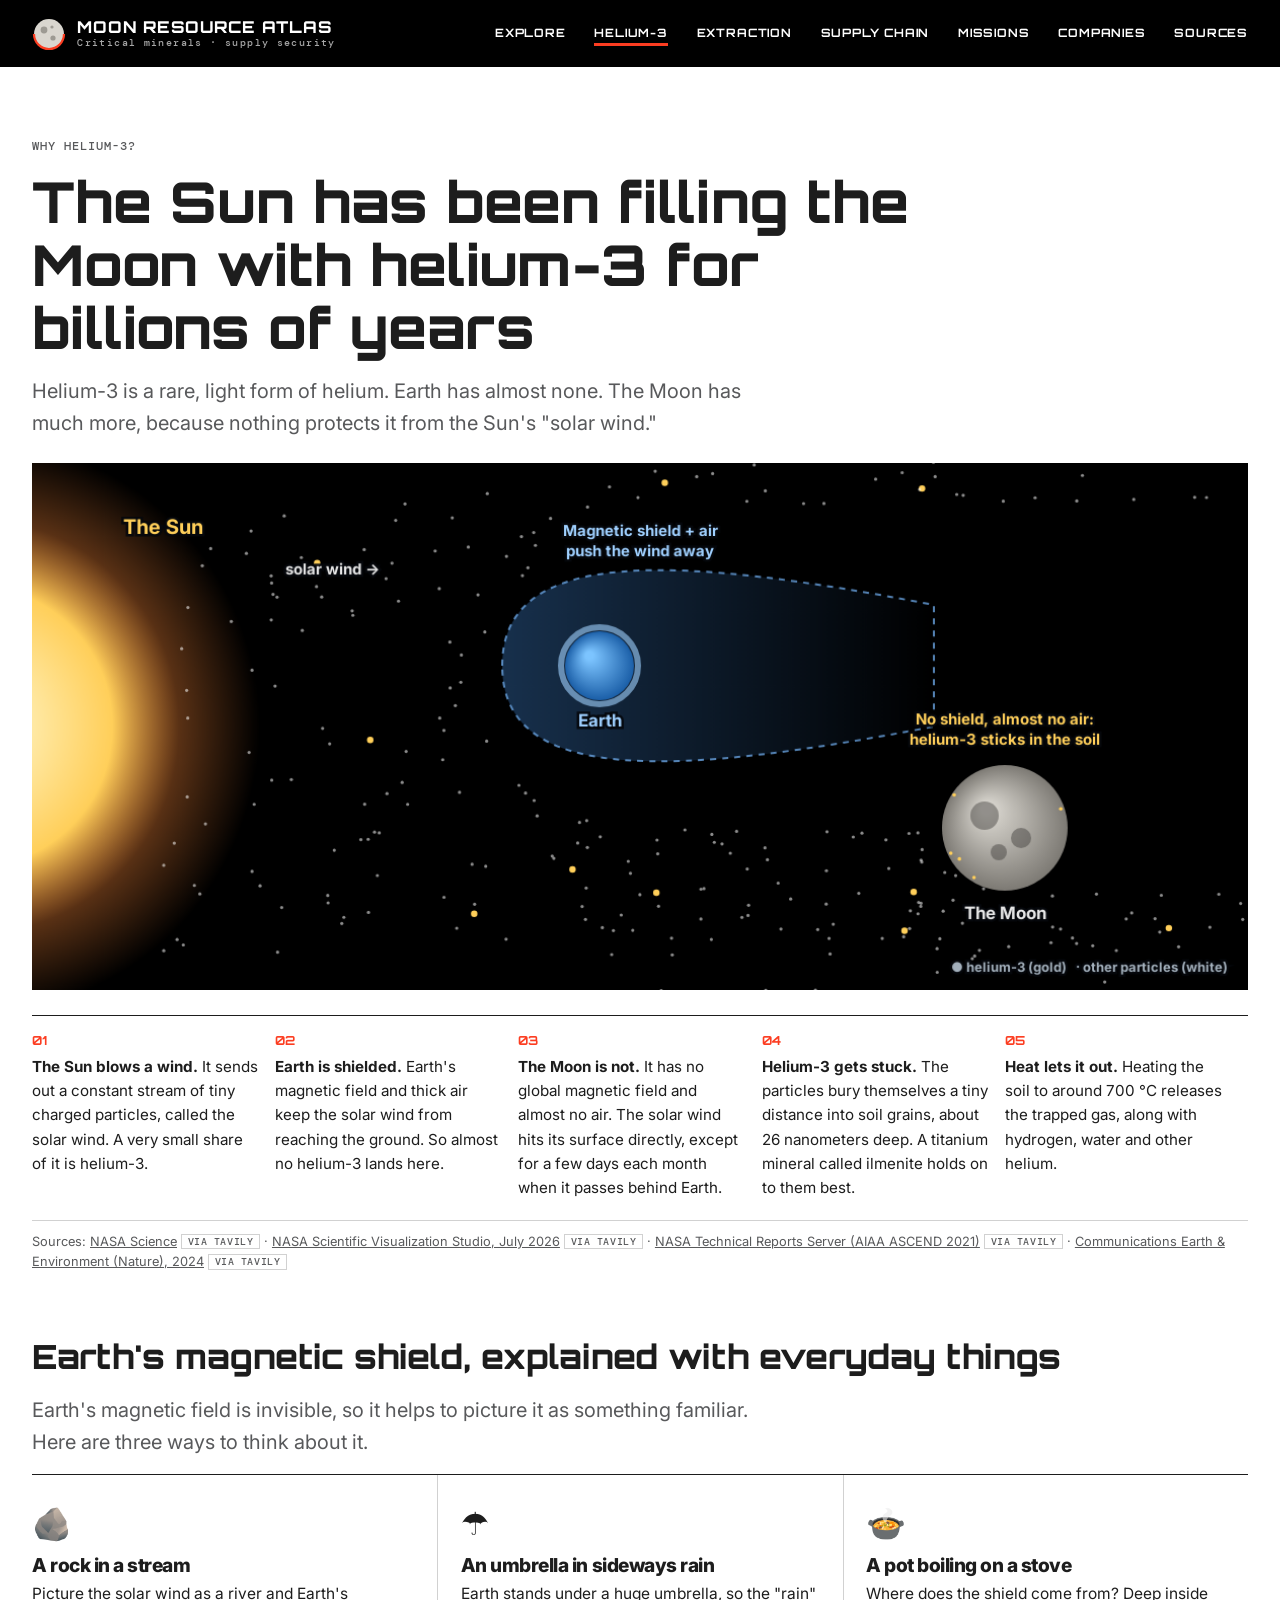
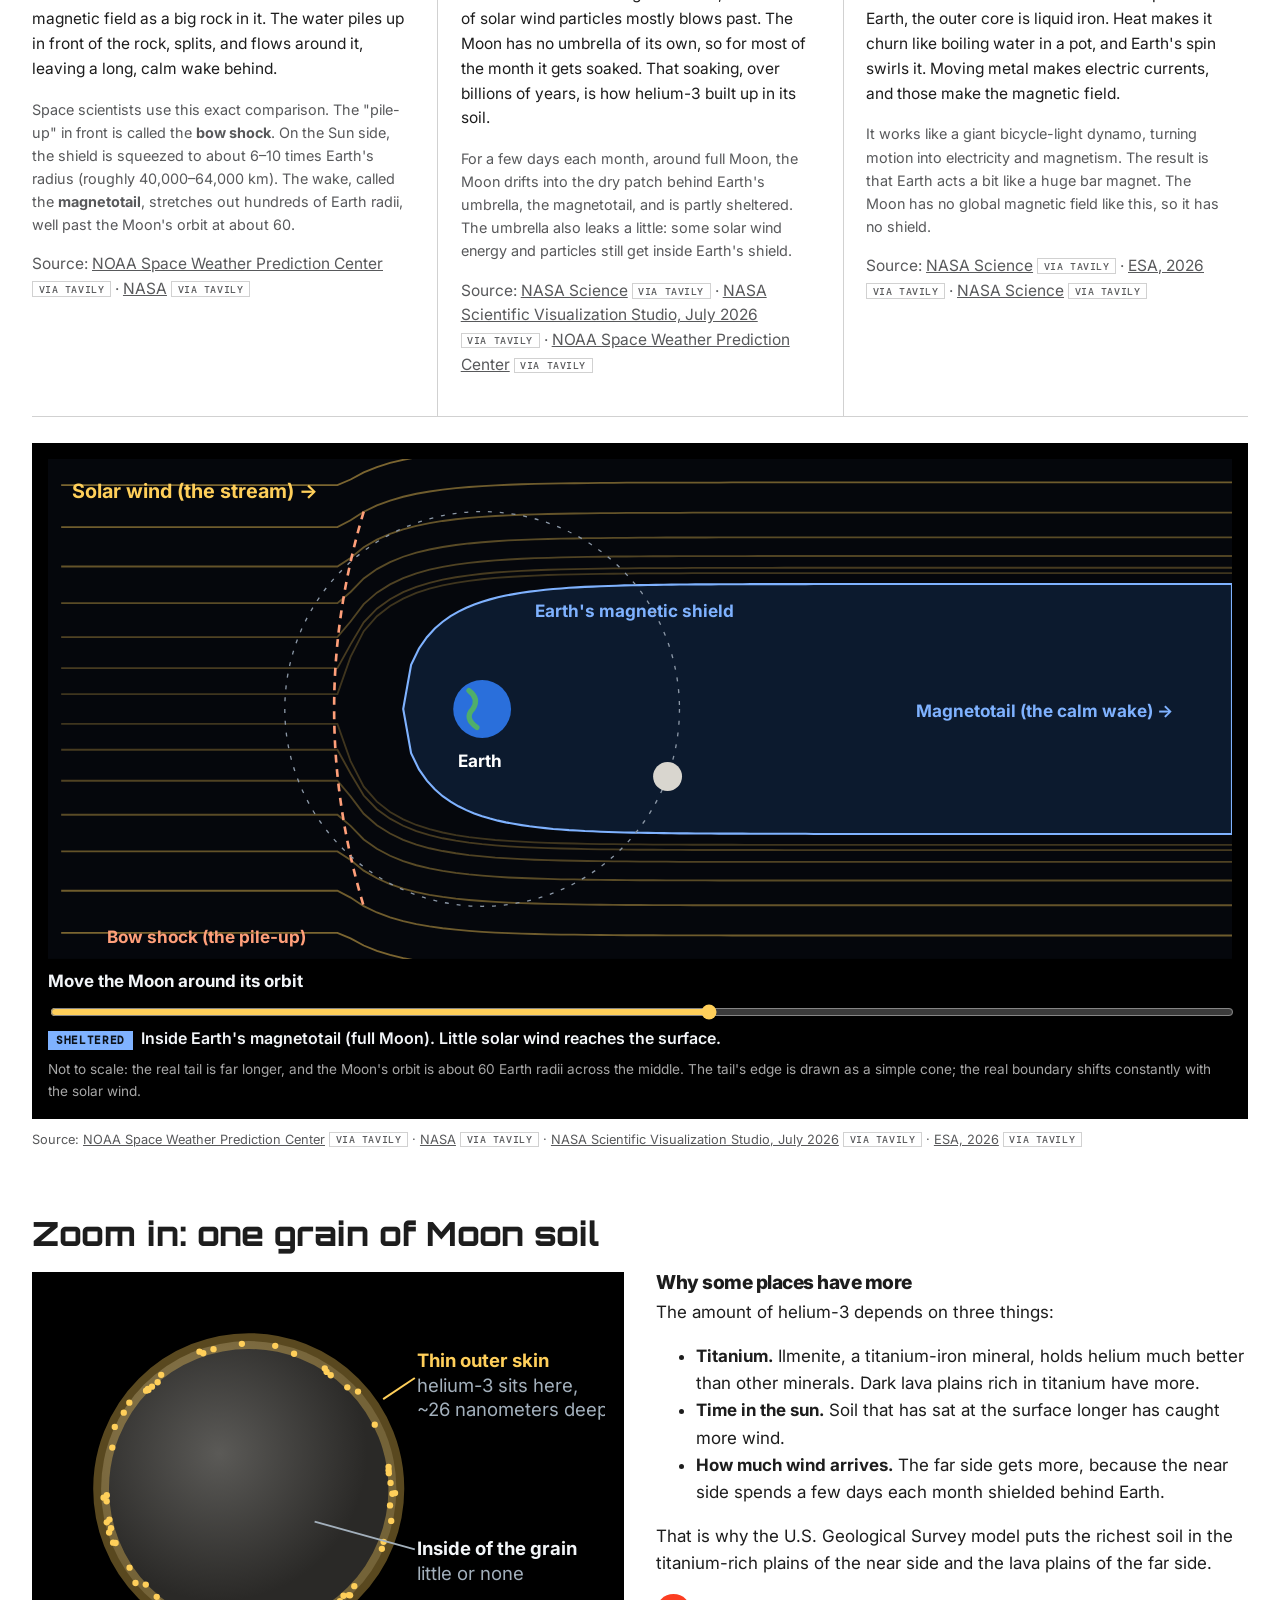
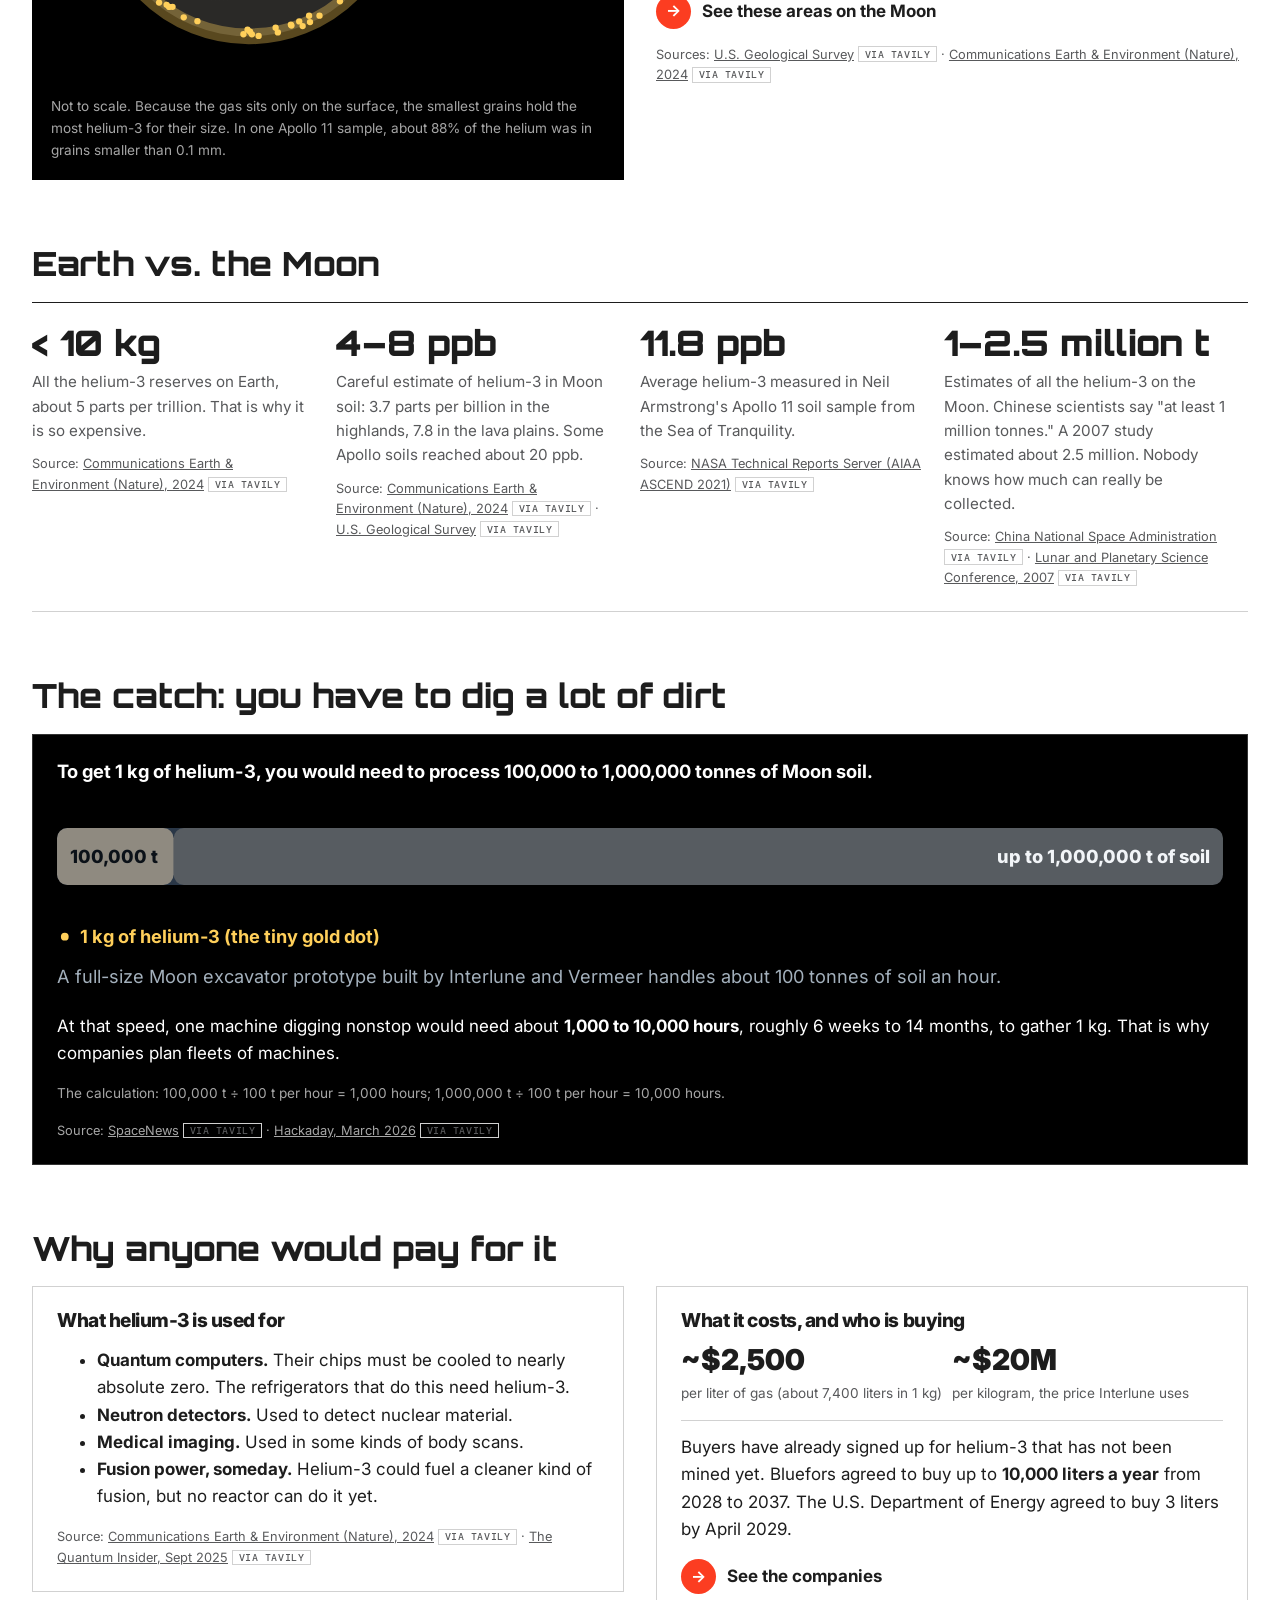
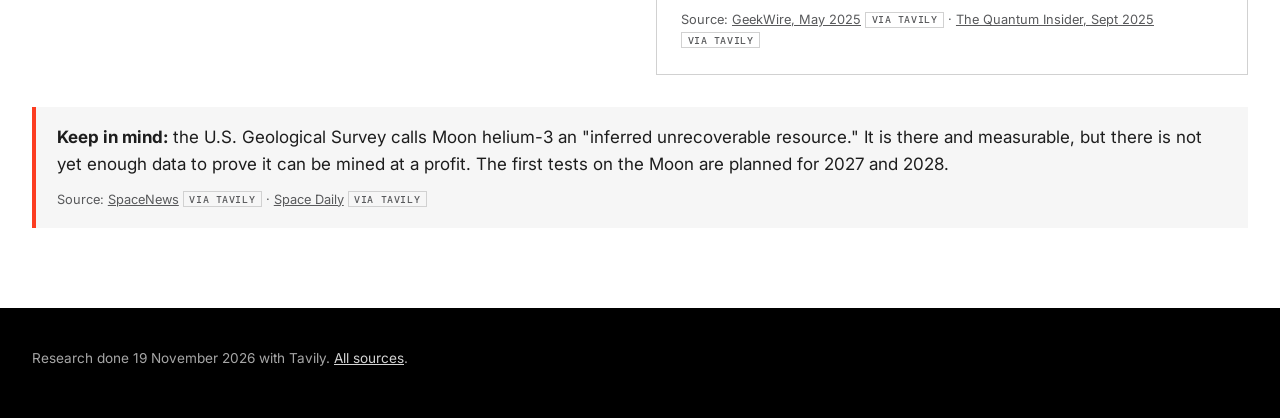
<file: docs/helium3.html>
<!doctype html>
<html lang="en">
<head>
<meta charset="UTF-8">
<meta name="viewport" content="width=device-width, initial-scale=1">
<title>Why Helium-3</title>
<meta name="description" content="How the Sun's solar wind put helium-3 into Moon soil, why Earth has almost none, and why companies already want to buy it.">
<link rel="preconnect" href="https://fonts.googleapis.com">
<link href="https://fonts.googleapis.com/css2?family=Inter:wght@400;500;600;700;800;900&family=DM+Mono:wght@400;500&family=Orbitron:wght@500;700;800;900&display=swap" rel="stylesheet">
<link rel="stylesheet" href="assets/site.css">
<style>
  .analogy { display: grid; gap: 0; grid-template-columns: repeat(auto-fit, minmax(min(100%, 16rem), 1fr)); border-top: 1px solid var(--ink); }
  .an { padding: 1.4rem 1.4rem 1.4rem 0; border-bottom: 1px solid var(--rule); }
  .an + .an { padding-left: 1.4rem; border-left: 1px solid var(--rule); }
  .an-ic { font-size: 2rem; display: block; }
  .an h3 { margin-top: .4rem; }
  .an p { font-size: .97rem; }
  .an .muted { font-size: .9rem; }
  .shield { padding: 1rem; }
  .shield-ctl { display: grid; gap: .4rem; margin-top: .6rem; color: #f2f5f8; }
  .shield-ctl input { width: 100%; accent-color: #ffcf5a; }
  .moon-status { font: 600 1rem Inter, sans-serif; }
  .moon-status .tag { display: inline-block; font: 700 .7rem "DM Mono", monospace; letter-spacing: .06em; text-transform: uppercase; padding: .15rem .5rem; margin-right: .5rem; color: #0b1118; }
  @media (max-width: 760px) { .an + .an { padding-left: 0; border-left: 0; } }
</style>
</head>
<body>
<nav class="site-nav" aria-label="Main"><div class="in">
  <a class="brand" href="index.html"><svg width="34" height="34" viewBox="0 0 34 34" aria-hidden="true"><circle cx="17" cy="17" r="15" fill="#d9d6cf"/><circle cx="12" cy="13" r="3.4" fill="#9d9a93"/><circle cx="21" cy="21" r="2.6" fill="#9d9a93"/><circle cx="20" cy="10" r="1.6" fill="#9d9a93"/><path d="M2 17a15 15 0 0 0 30 0" fill="none" stroke="#fc3d21" stroke-width="2.2"/></svg><b>MOON RESOURCE ATLAS<small>Critical minerals · supply security</small></b></a>
  <nav><a href="index.html">Explore</a><a href="helium3.html" aria-current="page">Helium-3</a><a href="extraction.html">Extraction</a><a href="supplychain.html">Supply chain</a><a href="countries.html">Missions</a><a href="companies.html">Companies</a><a href="sources.html">Sources</a></nav>
</div></nav>

<main>
  <span class="eyebrow">Why helium-3?</span>
  <h1>The Sun has been filling the Moon with helium-3 for billions of years</h1>
  <p class="lede">Helium-3 is a rare, light form of helium. Earth has almost none. The Moon has much more, because nothing protects it from the Sun's "solar wind."</p>

  <figure class="sw-wrap" style="margin:1.5rem 0 0">
    <canvas id="sw" width="1200" height="520" role="img" aria-label="Animation: particles stream from the Sun. Earth's magnetic shield pushes them around Earth. The Moon has no shield, so particles hit it and gold helium-3 dots build up in its soil."></canvas>
  </figure>

  <ol class="steps5">
    <li><strong>The Sun blows a wind.</strong> It sends out a constant stream of tiny charged particles, called the solar wind. A very small share of it is helium-3.</li>
    <li><strong>Earth is shielded.</strong> Earth's magnetic field and thick air keep the solar wind from reaching the ground. So almost no helium-3 lands here.</li>
    <li><strong>The Moon is not.</strong> It has no global magnetic field and almost no air. The solar wind hits its surface directly, except for a few days each month when it passes behind Earth.</li>
    <li><strong>Helium-3 gets stuck.</strong> The particles bury themselves a tiny distance into soil grains, about 26 nanometers deep. A titanium mineral called ilmenite holds on to them best.</li>
    <li><strong>Heat lets it out.</strong> Heating the soil to around 700 °C releases the trapped gas, along with hydrogen, water and other helium.</li>
  </ol>
  <div class="src">Sources: <span id="s-steps"></span></div>

  <h2>Earth's magnetic shield, explained with everyday things</h2>
  <p class="lede">Earth's magnetic field is invisible, so it helps to picture it as something familiar. Here are three ways to think about it.</p>
  <div class="analogy">
    <div class="an">
      <span class="an-ic" aria-hidden="true">🪨</span>
      <h3>A rock in a stream</h3>
      <p>Picture the solar wind as a river and Earth's magnetic field as a big rock in it. The water piles up in front of the rock, splits, and flows around it, leaving a long, calm wake behind.</p>
      <p class="muted">Space scientists use this exact comparison. The "pile-up" in front is called the <b>bow shock</b>. On the Sun side, the shield is squeezed to about 6–10 times Earth's radius (roughly 40,000–64,000 km). The wake, called the <b>magnetotail</b>, stretches out hundreds of Earth radii, well past the Moon's orbit at about 60.</p>
      <p class="src" id="s-an1"></p>
    </div>
    <div class="an">
      <span class="an-ic" aria-hidden="true">☂️</span>
      <h3>An umbrella in sideways rain</h3>
      <p>Earth stands under a huge umbrella, so the "rain" of solar wind particles mostly blows past. The Moon has no umbrella of its own, so for most of the month it gets soaked. That soaking, over billions of years, is how helium-3 built up in its soil.</p>
      <p class="muted">For a few days each month, around full Moon, the Moon drifts into the dry patch behind Earth's umbrella, the magnetotail, and is partly sheltered. The umbrella also leaks a little: some solar wind energy and particles still get inside Earth's shield.</p>
      <p class="src" id="s-an2"></p>
    </div>
    <div class="an">
      <span class="an-ic" aria-hidden="true">🍲</span>
      <h3>A pot boiling on a stove</h3>
      <p>Where does the shield come from? Deep inside Earth, the outer core is liquid iron. Heat makes it churn like boiling water in a pot, and Earth's spin swirls it. Moving metal makes electric currents, and those make the magnetic field.</p>
      <p class="muted">It works like a giant bicycle-light dynamo, turning motion into electricity and magnetism. The result is that Earth acts a bit like a huge bar magnet. The Moon has no global magnetic field like this, so it has no shield.</p>
      <p class="src" id="s-an3"></p>
    </div>
  </div>

  <figure class="figure shield" style="margin:1.6rem 0 0">
    <svg id="shield" viewBox="0 0 900 380" class="chain" role="img" aria-labelledby="shieldDesc">
      <desc id="shieldDesc">Diagram, not to scale: the solar wind flows from the left. Earth's magnetic shield is a bubble squeezed on the Sun side, with a long tail stretching right, past the Moon's orbit. Drag the slider to move the Moon around its orbit and see whether it is shielded or exposed.</desc>
    </svg>
    <div class="shield-ctl">
      <label for="moonAng"><b>Move the Moon around its orbit</b></label>
      <input type="range" id="moonAng" min="0" max="359" value="200" aria-describedby="moonStatus">
      <div id="moonStatus" class="moon-status" aria-live="polite"></div>
    </div>
    <figcaption>Not to scale: the real tail is far longer, and the Moon's orbit is about 60 Earth radii across the middle. The tail's edge is drawn as a simple cone; the real boundary shifts constantly with the solar wind.</figcaption>
  </figure>
  <p class="src" id="s-shield"></p>

  <h2>Zoom in: one grain of Moon soil</h2>
  <div class="cmp">
    <figure class="figure" style="margin:0">
      <svg viewBox="0 0 420 300" class="chain" role="img" aria-label="A soil grain. Helium-3 sits only in a thin outer skin of the grain.">
        <defs>
          <radialGradient id="gr" cx="40%" cy="38%"><stop offset="0" stop-color="#5b5a57"/><stop offset="1" stop-color="#2a2927"/></radialGradient>
        </defs>
        <g transform="translate(150 150)">
          <circle r="112" fill="url(#gr)"/>
          <circle r="112" fill="none" stroke="#ffcf5a" stroke-width="12" stroke-opacity=".35"/>
          <g fill="#ffcf5a" id="atoms"></g>
        </g>
        <g font-family="Inter, sans-serif" font-size="14" fill="#f2f5f8">
          <text x="278" y="58" font-weight="700" fill="#ffcf5a">Thin outer skin</text>
          <text x="278" y="77" fill="#a3b0bc">helium-3 sits here,</text>
          <text x="278" y="95" fill="#a3b0bc">~26 nanometers deep</text>
          <path d="M276 66 L252 82" stroke="#ffcf5a" stroke-width="1.5"/>
          <text x="278" y="200" font-weight="700">Inside of the grain</text>
          <text x="278" y="219" fill="#a3b0bc">little or none</text>
          <path d="M276 196 L200 175" stroke="#a3b0bc" stroke-width="1.5"/>
        </g>
      </svg>
      <figcaption>Not to scale. Because the gas sits only on the surface, the smallest grains hold the most helium-3 for their size. In one Apollo 11 sample, about 88% of the helium was in grains smaller than 0.1 mm.</figcaption>
    </figure>
    <div>
      <h3 style="margin-top:0">Why some places have more</h3>
      <p>The amount of helium-3 depends on three things:</p>
      <ul>
        <li><strong>Titanium.</strong> Ilmenite, a titanium-iron mineral, holds helium much better than other minerals. Dark lava plains rich in titanium have more.</li>
        <li><strong>Time in the sun.</strong> Soil that has sat at the surface longer has caught more wind.</li>
        <li><strong>How much wind arrives.</strong> The far side gets more, because the near side spends a few days each month shielded behind Earth.</li>
      </ul>
      <p>That is why the U.S. Geological Survey model puts the richest soil in the titanium-rich plains of the near side and the lava plains of the far side.</p>
      <p><a class="btn" href="index.html#explore">See these areas on the Moon</a></p>
      <div class="src">Sources: <span id="s-where"></span></div>
    </div>
  </div>

  <h2>Earth vs. the Moon</h2>
  <div class="grid">
    <div class="tile"><div class="big">&lt; 10 kg</div><p>All the helium-3 reserves on Earth, about 5 parts per trillion. That is why it is so expensive.</p><div class="src" id="s-earth"></div></div>
    <div class="tile"><div class="big">4–8 ppb</div><p>Careful estimate of helium-3 in Moon soil: 3.7 parts per billion in the highlands, 7.8 in the lava plains. Some Apollo soils reached about 20 ppb.</p><div class="src" id="s-ppb"></div></div>
    <div class="tile"><div class="big">11.8 ppb</div><p>Average helium-3 measured in Neil Armstrong's Apollo 11 soil sample from the Sea of Tranquility.</p><div class="src" id="s-a11"></div></div>
    <div class="tile"><div class="big">1–2.5 million t</div><p>Estimates of all the helium-3 on the Moon. Chinese scientists say "at least 1 million tonnes." A 2007 study estimated about 2.5 million. Nobody knows how much can really be collected.</p><div class="src" id="s-total"></div></div>
  </div>

  <h2>The catch: you have to dig a lot of dirt</h2>
  <div class="card dark">
    <p style="font-size:1.15rem"><strong>To get 1 kg of helium-3, you would need to process 100,000 to 1,000,000 tonnes of Moon soil.</strong></p>
    <svg viewBox="0 0 900 150" class="chain" role="img" aria-label="Bar comparing 1 kilogram of helium-3 to 100,000 to 1,000,000 tonnes of soil">
      <g font-family="Inter, sans-serif" font-size="14">
        <rect x="0" y="20" width="900" height="44" rx="8" fill="#2a3747"/>
        <rect x="0" y="20" width="90" height="44" rx="8" fill="#8f8a80"/>
        <rect x="90" y="20" width="810" height="44" rx="8" fill="#8f8a80" fill-opacity=".45"/>
        <text x="10" y="47" fill="#0b1118" font-weight="800">100,000 t</text>
        <text x="890" y="47" fill="#f2f5f8" font-weight="800" text-anchor="end">up to 1,000,000 t of soil</text>
        <circle cx="6" cy="104" r="3" fill="#ffcf5a"/>
        <text x="18" y="109" fill="#ffcf5a" font-weight="700">1 kg of helium-3 (the tiny gold dot)</text>
        <text x="0" y="140" fill="#a3b0bc">A full-size Moon excavator prototype built by Interlune and Vermeer handles about 100 tonnes of soil an hour.</text>
      </g>
    </svg>
    <p style="margin-top:1rem">At that speed, one machine digging nonstop would need about <strong>1,000 to 10,000 hours</strong>, roughly 6 weeks to 14 months, to gather 1 kg. That is why companies plan fleets of machines.</p>
    <p class="muted small">The calculation: 100,000 t ÷ 100 t per hour = 1,000 hours; 1,000,000 t ÷ 100 t per hour = 10,000 hours.</p>
    <div class="src" id="s-dig"></div>
  </div>

  <h2>Why anyone would pay for it</h2>
  <div class="cmp">
    <div class="card">
      <h3 style="margin-top:0">What helium-3 is used for</h3>
      <ul>
        <li><strong>Quantum computers.</strong> Their chips must be cooled to nearly absolute zero. The refrigerators that do this need helium-3.</li>
        <li><strong>Neutron detectors.</strong> Used to detect nuclear material.</li>
        <li><strong>Medical imaging.</strong> Used in some kinds of body scans.</li>
        <li><strong>Fusion power, someday.</strong> Helium-3 could fuel a cleaner kind of fusion, but no reactor can do it yet.</li>
      </ul>
      <div class="src" id="s-uses"></div>
    </div>
    <div class="card">
      <h3 style="margin-top:0">What it costs, and who is buying</h3>
      <div class="grid" style="grid-template-columns:1fr 1fr;border-top:0">
        <div><div class="big" style="font-size:1.8rem;font-weight:900">~$2,500</div><p class="small muted">per liter of gas (about 7,400 liters in 1 kg)</p></div>
        <div><div class="big" style="font-size:1.8rem;font-weight:900">~$20M</div><p class="small muted">per kilogram, the price Interlune uses</p></div>
      </div>
      <p style="margin-top:.8rem">Buyers have already signed up for helium-3 that has not been mined yet. Bluefors agreed to buy up to <strong>10,000 liters a year</strong> from 2028 to 2037. The U.S. Department of Energy agreed to buy 3 liters by April 2029.</p>
      <p><a class="btn" href="companies.html">See the companies</a></p>
      <div class="src" id="s-price"></div>
    </div>
  </div>

  <div class="note" style="margin-top:2rem">
    <strong>Keep in mind:</strong> the U.S. Geological Survey calls Moon helium-3 an "inferred unrecoverable resource." It is there and measurable, but there is not yet enough data to prove it can be mined at a profit. The first tests on the Moon are planned for 2027 and 2028.
    <div class="src" id="s-catch"></div>
  </div>
</main>

<footer><div class="in">Research done 19 November 2026 with Tavily. <a href="sources.html">All sources</a>.</div></footer>

<script src="assets/data.js"></script>
<script>
  const put = (id, keys, pre = "Source: ") => { const el = document.getElementById(id); if (el) el.innerHTML = (el.tagName === "SPAN" ? "" : pre) + srcList(keys); };
  put("s-steps", ["nasaSolarWind", "svsMagnetotail", "ntrsHe3", "natureHe3"]);
  put("s-an1", ["noaaMagneto", "nasaMagneto"]);
  put("s-an2", ["nasaSolarWind", "svsMagnetotail", "noaaMagneto"]);
  put("s-an3", ["nasaCoreField", "esaAnatomy", "nasaSolarWind"]);
  put("s-shield", ["noaaMagneto", "nasaMagneto", "svsMagnetotail", "esaAnatomy"]);
  (function shieldDiagram() {
    const svg = document.getElementById("shield"); if (!svg) return;
    const NS = "http://www.w3.org/2000/svg", ex = 330, ey = 190, R = 150;   // Earth position, Moon orbit radius (not to scale)
    const el = (t, a, p = svg) => { const n = document.createElementNS(NS, t); for (const k in a) n.setAttribute(k, a[k]); p.appendChild(n); return n; };
    el("rect", { width: 900, height: 380, fill: "#05070c" });
    // one shape for the shield: half-width of the magnetopause at position x (nose just Sun-side of Earth)
    const x0 = ex - 60, HM = 95;
    const hw = x => x <= x0 ? 0 : HM * Math.sqrt(1 - Math.exp(-(x - x0) / 45));
    // solar wind streamlines: flow around the shield (start bending ~45 px upstream, at the bow shock)
    for (const d of [8, 30, 54, 80, 108, 138, 170]) for (const sg of [-1, 1]) {
      let path = "";
      for (let x = 10; x <= 900; x += 10) { const off = Math.sqrt(d * d + Math.pow(hw(x + 45) + 8, 2)); path += (x === 10 ? "M" : "L") + x + " " + (ey + sg * off).toFixed(1); }
      el("path", { d: path, fill: "none", stroke: "#ffcf5a", "stroke-opacity": .22 + .25 * (d / 170), "stroke-width": 1.4 });
    }
    el("text", { x: 18, y: 30, fill: "#ffcf5a", "font-size": 15, "font-family": "Inter, sans-serif", "font-weight": 700 }).textContent = "Solar wind (the stream) →";
    // magnetosphere outline from the same formula
    let top = "", bot = "";
    for (let x = x0; x <= 900; x += 6) { top += `L${x} ${(ey - hw(x)).toFixed(1)} `; bot = `L${x} ${(ey + hw(x)).toFixed(1)} ` + bot; }
    el("path", { d: `M${x0} ${ey} ${top} L900 ${ey + hw(900)} ${bot} Z`, fill: "#3d8bff", "fill-opacity": .14, stroke: "#7fb2ff", "stroke-width": 1.6 });
    el("path", { d: `M${x0 - 30} ${ey - 150} Q ${x0 - 75} ${ey}, ${x0 - 30} ${ey + 150}`, fill: "none", stroke: "#ff9f7a", "stroke-width": 2, "stroke-dasharray": "6 5" });
    const lab = (x, y, t, c = "#c9d6e4", w = 600) => { const n = el("text", { x, y, fill: c, "font-size": 13, "font-family": "Inter, sans-serif", "font-weight": w }); n.textContent = t; return n; };
    lab(x0 - 225, ey + 178, "Bow shock (the pile-up)", "#ff9f7a", 700);
    lab(ex + 40, ey - 70, "Earth's magnetic shield", "#7fb2ff", 700);
    lab(660, ey + 6, "Magnetotail (the calm wake) →", "#7fb2ff", 700);
    // Moon orbit
    el("circle", { cx: ex, cy: ey, r: R, fill: "none", stroke: "#8b97a6", "stroke-dasharray": "3 6" });
    // Earth
    el("circle", { cx: ex, cy: ey, r: 22, fill: "#2a6fdb" });
    el("path", { d: `M${ex - 10} ${ey - 14} q8 6 3 14 q-7 7 3 14`, fill: "none", stroke: "#4fae6a", "stroke-width": 4, "stroke-linecap": "round" });
    lab(ex - 18, ey + 44, "Earth", "#fff", 700);
    const moon = el("circle", { r: 11, fill: "#d9d6cf", stroke: "#fff", "stroke-width": 0 });
    const dust = el("g", {});
    const status = document.getElementById("moonStatus"), inp = document.getElementById("moonAng");
    function draw() {
      const a = +inp.value * Math.PI / 180;           // 0° = Sun side (left), 180° = night side (right)
      const mx = ex - R * Math.cos(a), my = ey - R * Math.sin(a);
      moon.setAttribute("cx", mx); moon.setAttribute("cy", my);
      const deg = ((+inp.value % 360) + 360) % 360, inTail = mx > x0 && Math.abs(my - ey) < hw(mx);
      moon.setAttribute("stroke-width", inTail ? 0 : 3); moon.setAttribute("stroke", "#ffcf5a");
      dust.innerHTML = "";
      if (!inTail) for (let i = 0; i < 6; i++) el("circle", { cx: mx - 14 - i * 9, cy: my - 10 + (i % 3) * 10, r: 2, fill: "#ffcf5a", opacity: 1 - i * .14 }, dust);
      const phase = deg < 30 || deg > 330 ? "new Moon" : inTail ? "full Moon" : (deg < 180 ? "between new and full" : "between full and new");
      status.innerHTML = inTail
        ? `<span class="tag" style="background:#7fb2ff">Sheltered</span>Inside Earth's magnetotail (${phase}). Little solar wind reaches the surface.`
        : `<span class="tag" style="background:#ffcf5a">Exposed</span>Outside the shield (${phase}). Solar wind hits the soil directly, adding helium-3.`;
    }
    inp.addEventListener("input", draw); draw();
  })();
  put("s-where", ["usgsHe3Map", "natureHe3"]);
  put("s-earth", ["natureHe3"]);
  put("s-ppb", ["natureHe3", "usgsHe3Map"]);
  put("s-a11", ["ntrsHe3"]);
  put("s-total", ["cnsaHe3", "lpscReserves"]);
  put("s-dig", ["spacenewsUsgs", "hackadayHe3"]);
  put("s-uses", ["natureHe3", "bluefors"]);
  put("s-price", ["geekwireIL", "bluefors"]);
  put("s-catch", ["spacenewsUsgs", "prospectMoon"]);
  // scatter helium-3 atoms in the outer skin of the grain diagram
  const g = document.getElementById("atoms");
  for (let i = 0; i < 70; i++) {
    const a = Math.random() * Math.PI * 2, r = 106 + Math.random() * 6;
    const c = document.createElementNS("http://www.w3.org/2000/svg", "circle");
    c.setAttribute("cx", (Math.cos(a) * r).toFixed(1)); c.setAttribute("cy", (Math.sin(a) * r).toFixed(1)); c.setAttribute("r", 2.4);
    g.appendChild(c);
  }
</script>
<script src="assets/solarwind.js"></script>
</body>
</html>
</file>
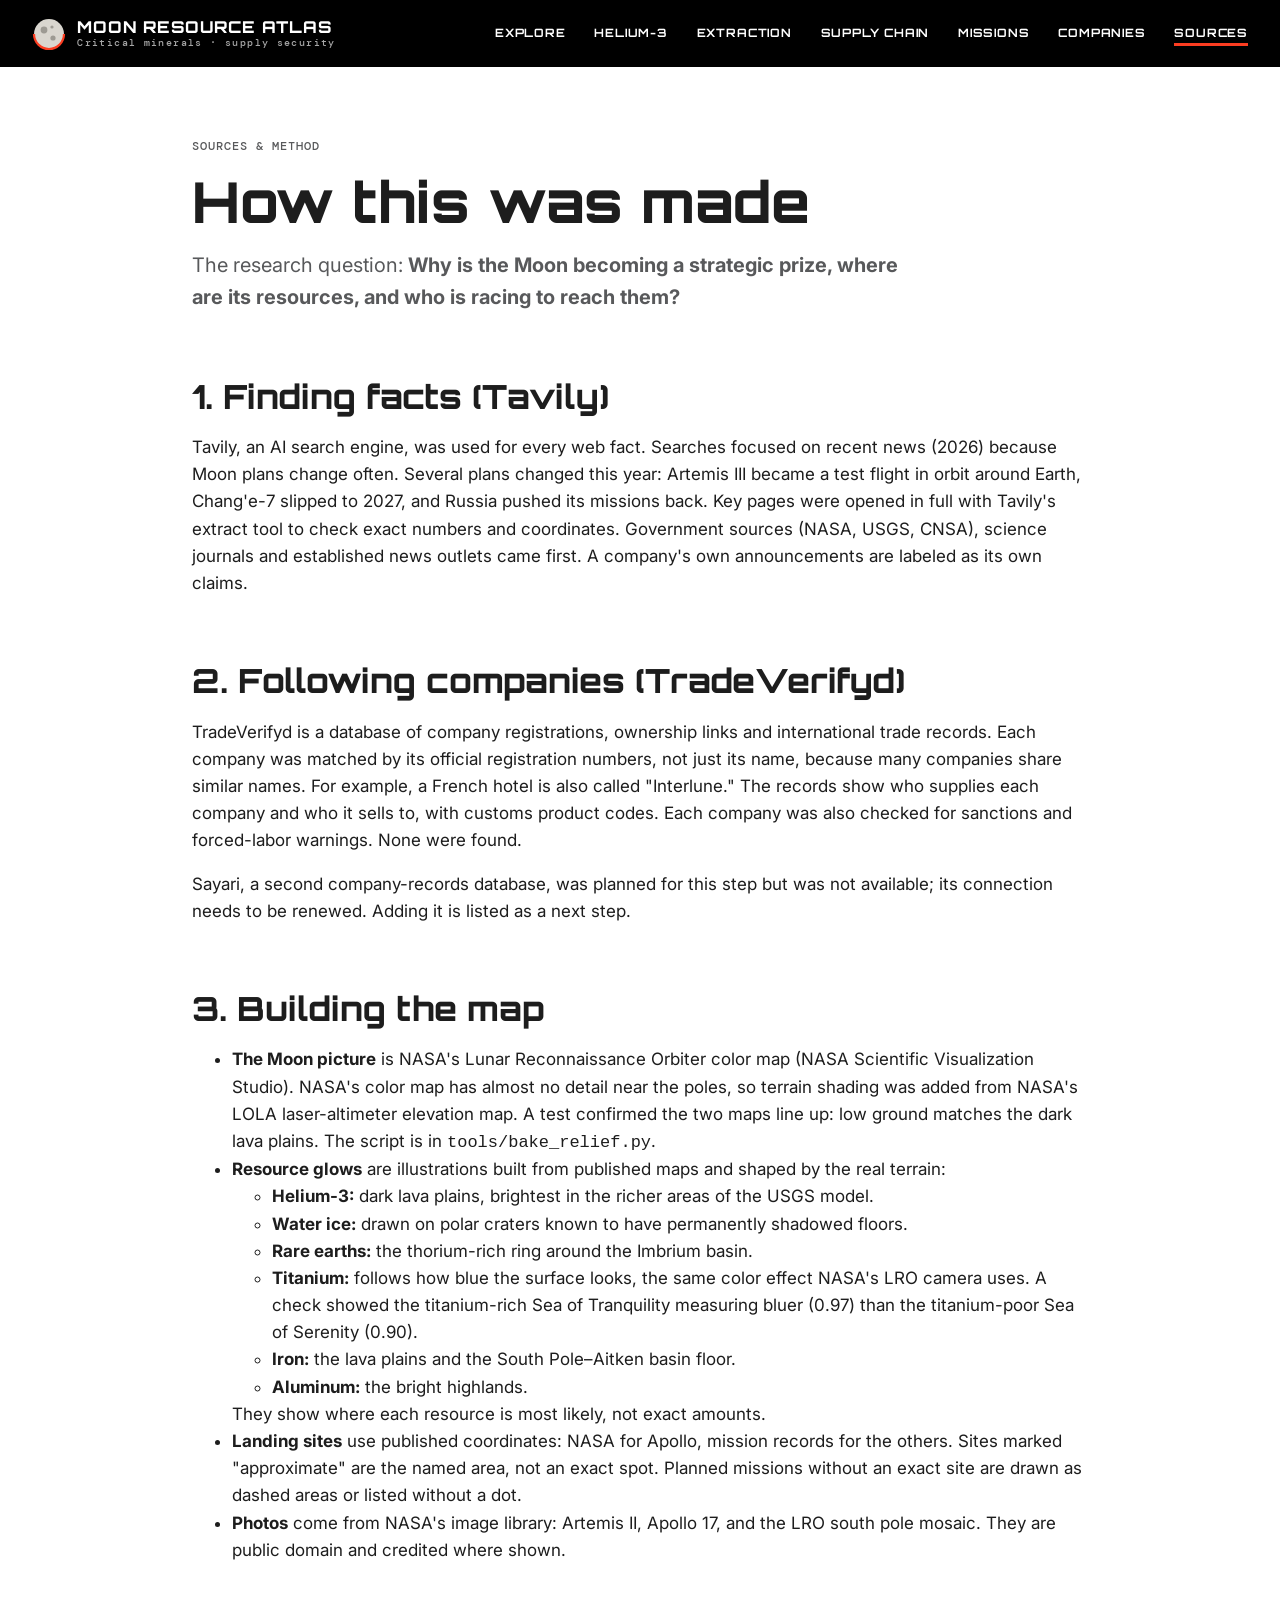
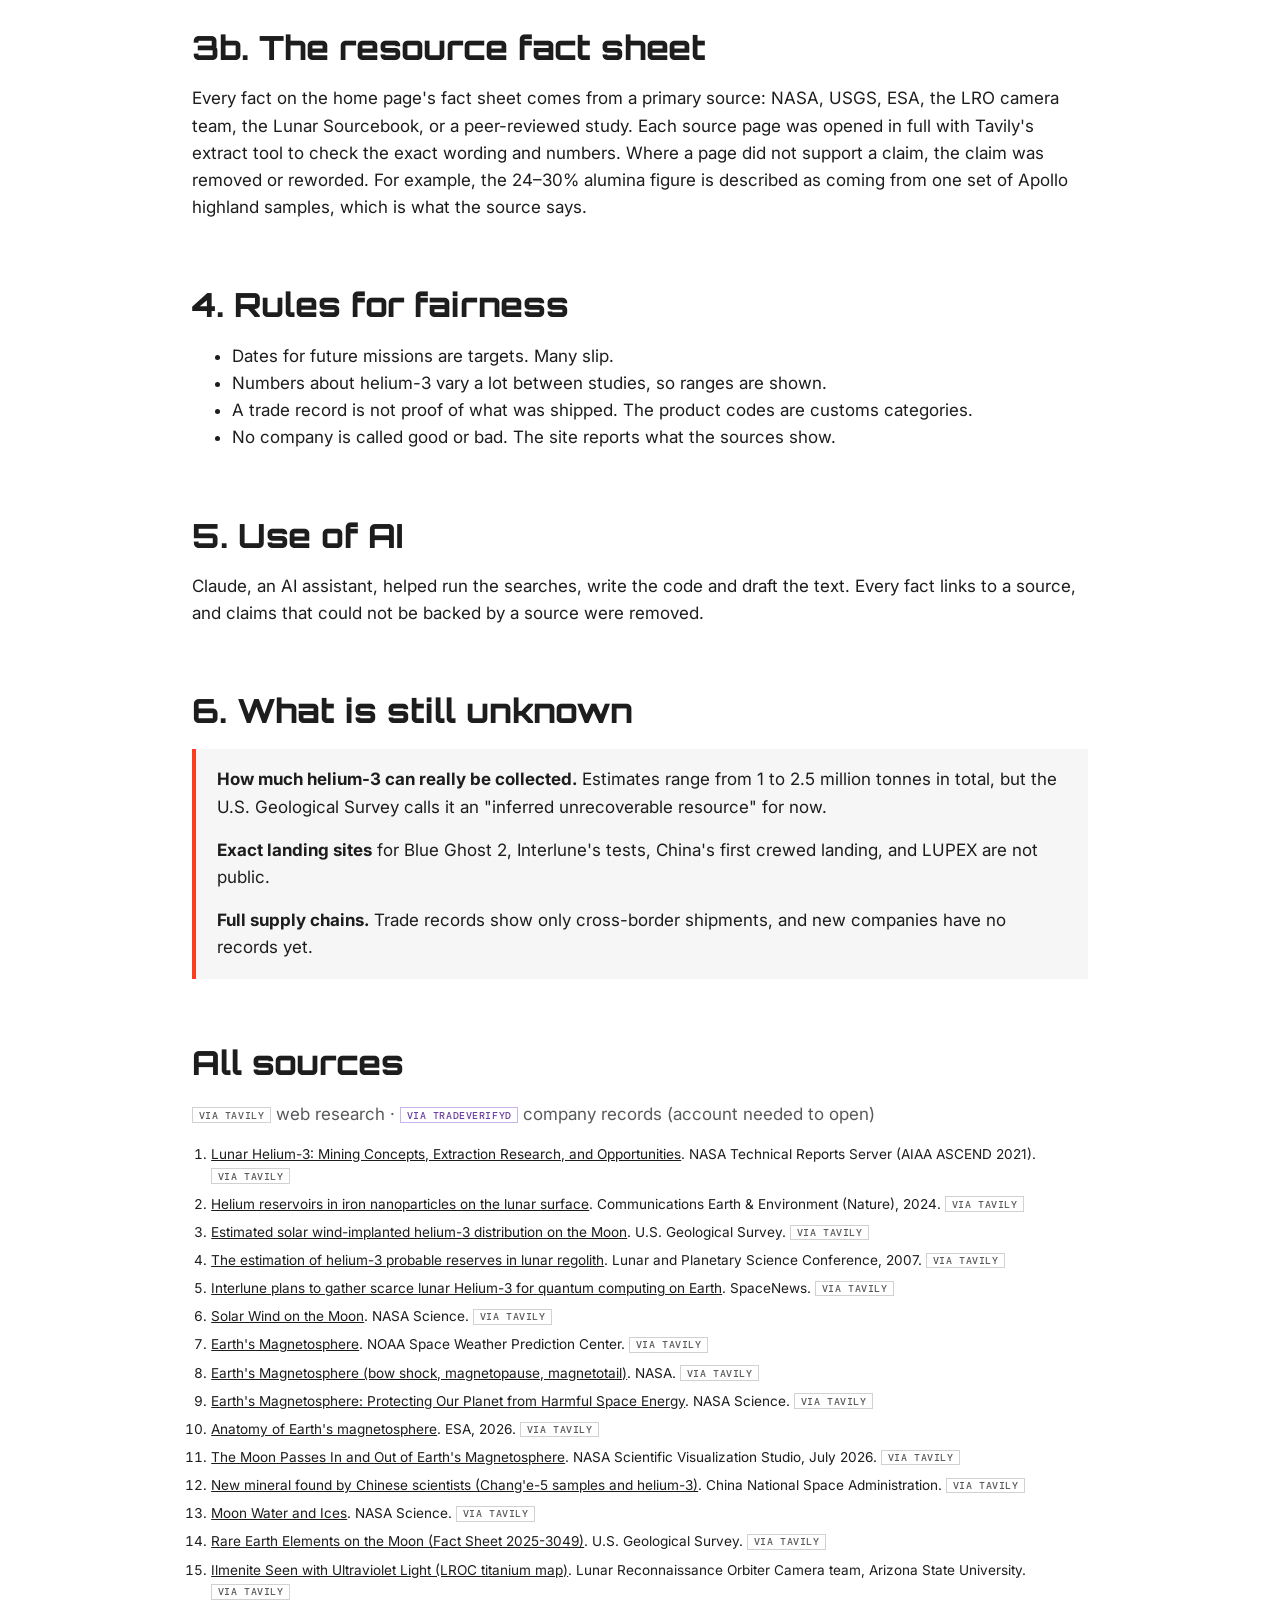
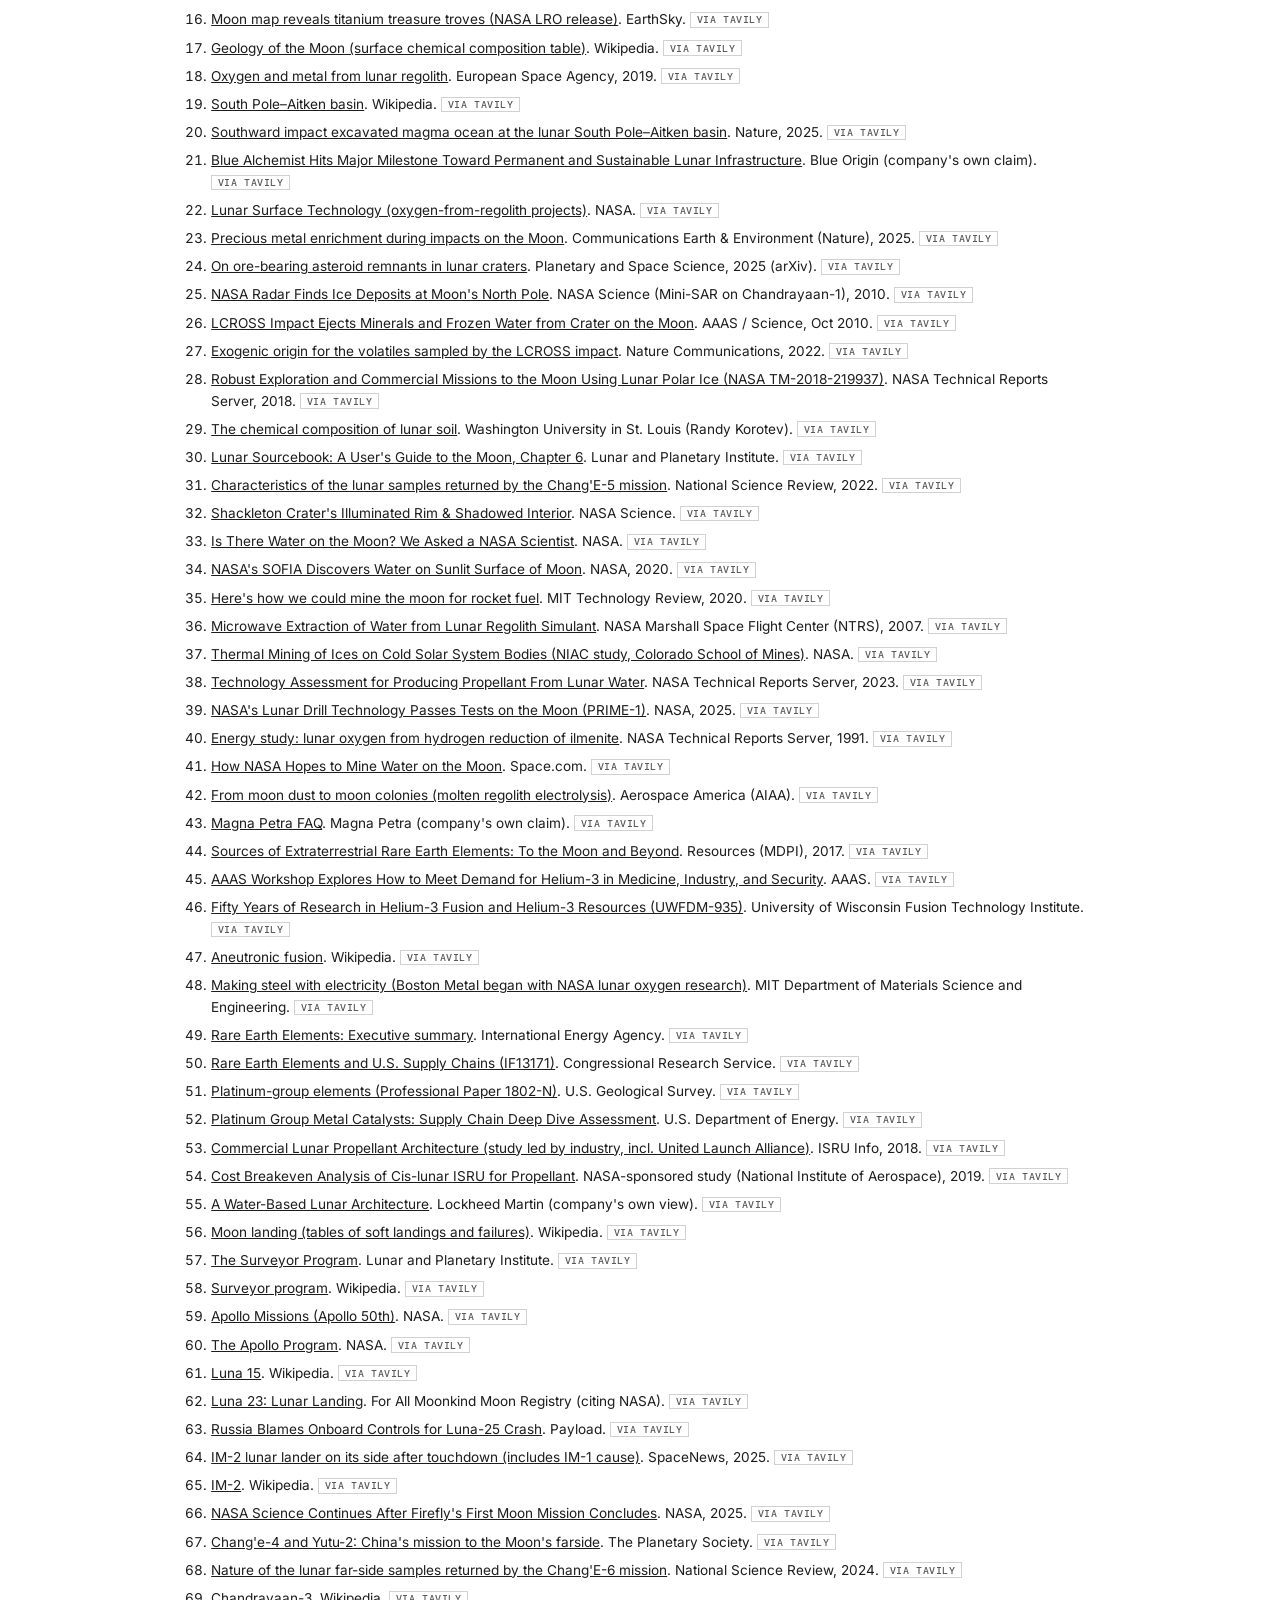
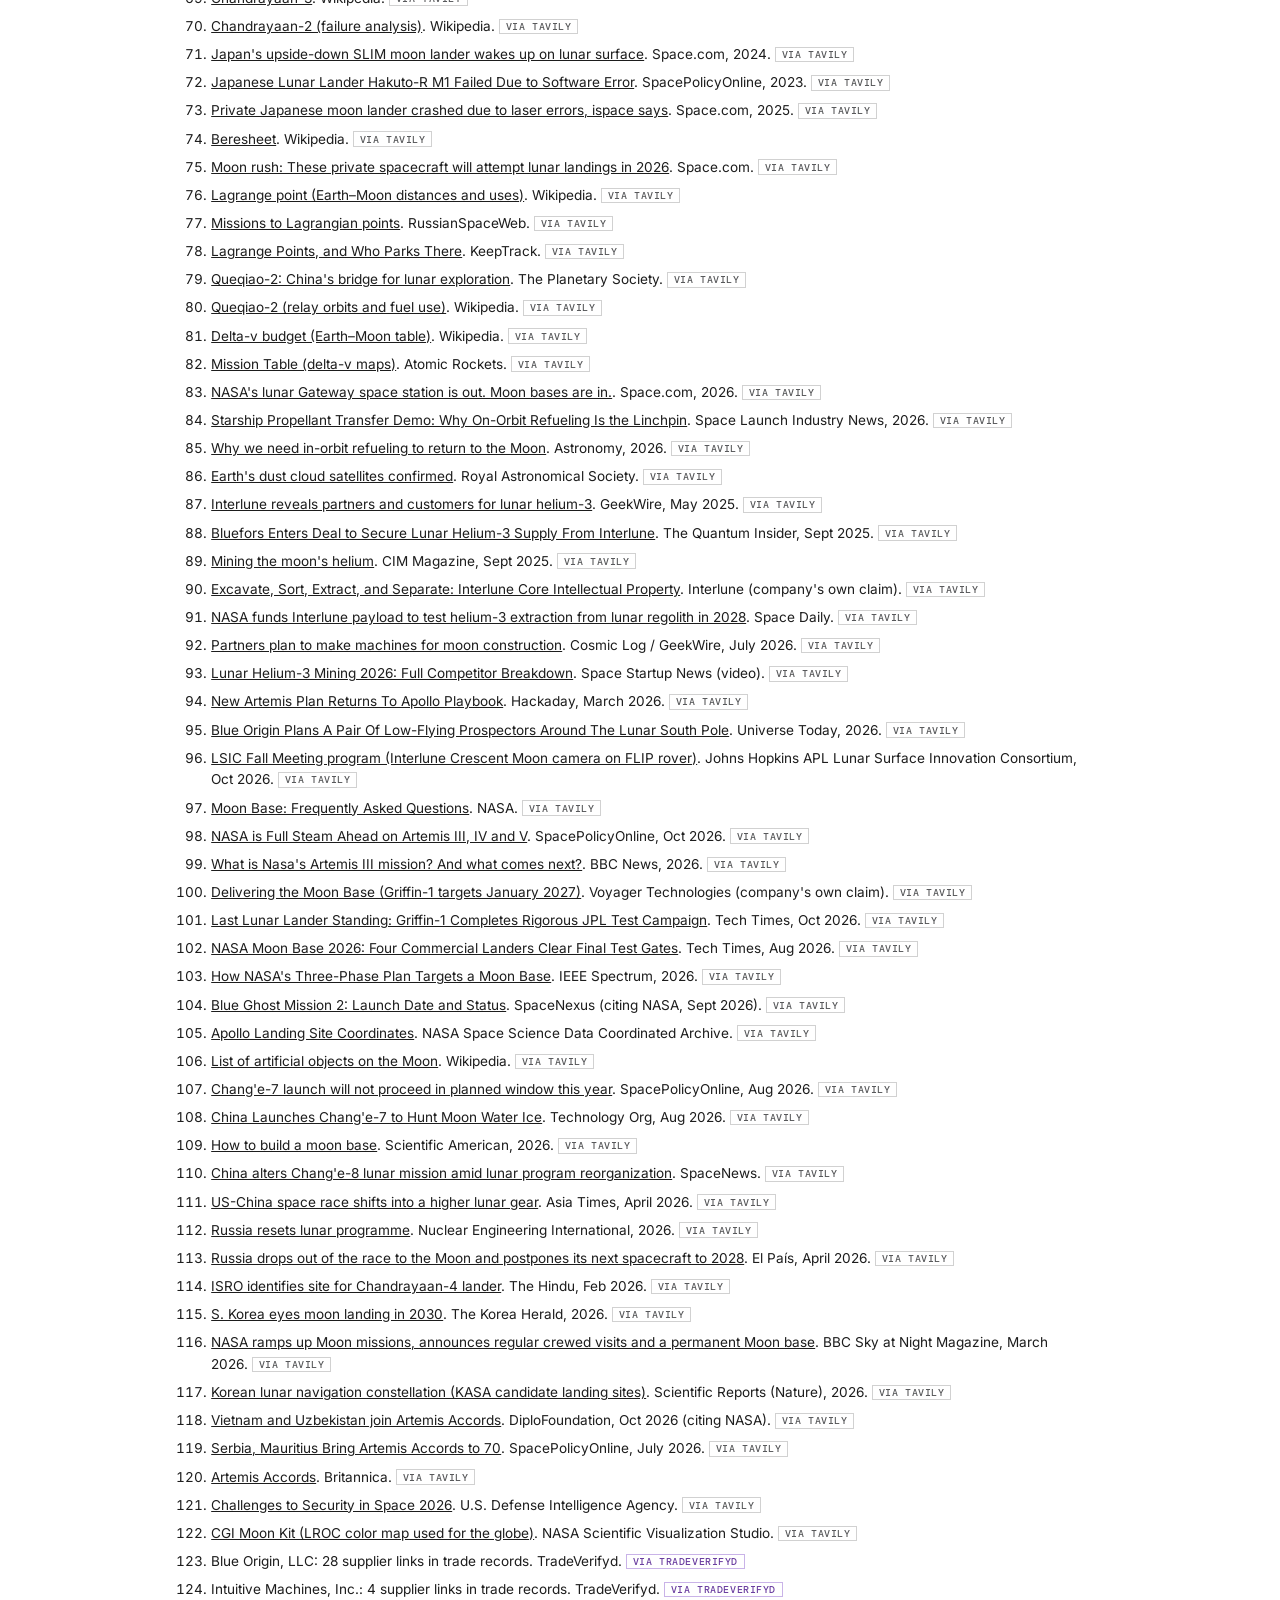
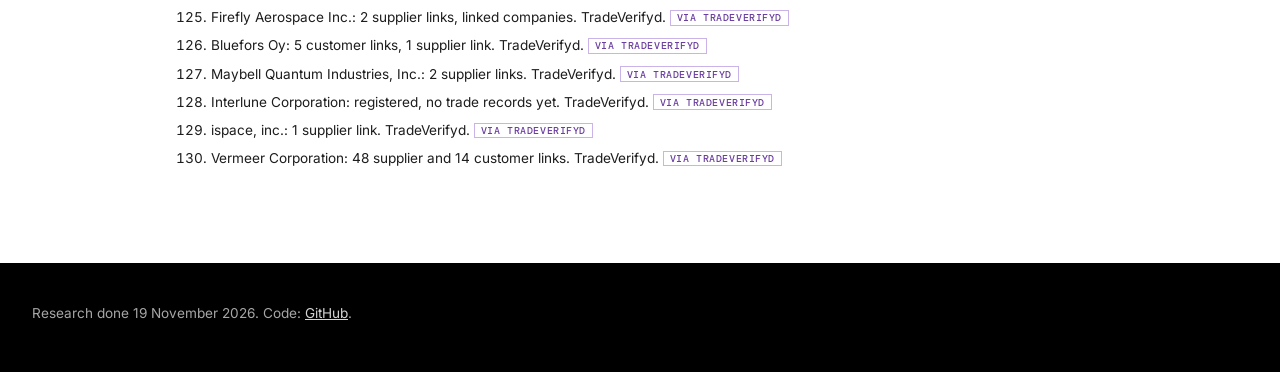
<file: docs/sources.html>
<!doctype html>
<html lang="en">
<head>
<meta charset="UTF-8">
<meta name="viewport" content="width=device-width, initial-scale=1">
<title>Sources and Method</title>
<meta name="description" content="How the Moon Resource Atlas was researched, checked and built, and every source it uses.">
<link rel="preconnect" href="https://fonts.googleapis.com">
<link href="https://fonts.googleapis.com/css2?family=Inter:wght@400;500;600;700;800;900&family=DM+Mono:wght@400;500&family=Orbitron:wght@500;700;800;900&display=swap" rel="stylesheet">
<link rel="stylesheet" href="assets/site.css">
</head>
<body>
<nav class="site-nav" aria-label="Main"><div class="in">
  <a class="brand" href="index.html"><svg width="34" height="34" viewBox="0 0 34 34" aria-hidden="true"><circle cx="17" cy="17" r="15" fill="#d9d6cf"/><circle cx="12" cy="13" r="3.4" fill="#9d9a93"/><circle cx="21" cy="21" r="2.6" fill="#9d9a93"/><circle cx="20" cy="10" r="1.6" fill="#9d9a93"/><path d="M2 17a15 15 0 0 0 30 0" fill="none" stroke="#fc3d21" stroke-width="2.2"/></svg><b>MOON RESOURCE ATLAS<small>Critical minerals · supply security</small></b></a>
  <nav><a href="index.html">Explore</a><a href="helium3.html">Helium-3</a><a href="extraction.html">Extraction</a><a href="supplychain.html">Supply chain</a><a href="countries.html">Missions</a><a href="companies.html">Companies</a><a href="sources.html" aria-current="page">Sources</a></nav>
</div></nav>

<main style="max-width:60rem">
  <span class="eyebrow">Sources &amp; method</span>
  <h1>How this was made</h1>
  <p class="lede">The research question: <strong>Why is the Moon becoming a strategic prize, where are its resources, and who is racing to reach them?</strong></p>

  <h2>1. Finding facts (Tavily)</h2>
  <p>Tavily, an AI search engine, was used for every web fact. Searches focused on recent news (2026) because Moon plans change often. Several plans changed this year: Artemis III became a test flight in orbit around Earth, Chang'e-7 slipped to 2027, and Russia pushed its missions back. Key pages were opened in full with Tavily's extract tool to check exact numbers and coordinates. Government sources (NASA, USGS, CNSA), science journals and established news outlets came first. A company's own announcements are labeled as its own claims.</p>

  <h2>2. Following companies (TradeVerifyd)</h2>
  <p>TradeVerifyd is a database of company registrations, ownership links and international trade records. Each company was matched by its official registration numbers, not just its name, because many companies share similar names. For example, a French hotel is also called "Interlune." The records show who supplies each company and who it sells to, with customs product codes. Each company was also checked for sanctions and forced-labor warnings. None were found.</p>
  <p>Sayari, a second company-records database, was planned for this step but was not available; its connection needs to be renewed. Adding it is listed as a next step.</p>

  <h2>3. Building the map</h2>
  <ul>
    <li><strong>The Moon picture</strong> is NASA's Lunar Reconnaissance Orbiter color map (NASA Scientific Visualization Studio). NASA's color map has almost no detail near the poles, so terrain shading was added from NASA's LOLA laser-altimeter elevation map. A test confirmed the two maps line up: low ground matches the dark lava plains. The script is in <code>tools/bake_relief.py</code>.</li>
    <li><strong>Resource glows</strong> are illustrations built from published maps and shaped by the real terrain:
      <ul>
        <li><strong>Helium-3:</strong> dark lava plains, brightest in the richer areas of the USGS model.</li>
        <li><strong>Water ice:</strong> drawn on polar craters known to have permanently shadowed floors.</li>
        <li><strong>Rare earths:</strong> the thorium-rich ring around the Imbrium basin.</li>
        <li><strong>Titanium:</strong> follows how blue the surface looks, the same color effect NASA's LRO camera uses. A check showed the titanium-rich Sea of Tranquility measuring bluer (0.97) than the titanium-poor Sea of Serenity (0.90).</li>
        <li><strong>Iron:</strong> the lava plains and the South Pole–Aitken basin floor.</li>
        <li><strong>Aluminum:</strong> the bright highlands.</li>
      </ul>
      They show where each resource is most likely, not exact amounts.</li>
    <li><strong>Landing sites</strong> use published coordinates: NASA for Apollo, mission records for the others. Sites marked "approximate" are the named area, not an exact spot. Planned missions without an exact site are drawn as dashed areas or listed without a dot.</li>
    <li><strong>Photos</strong> come from NASA's image library: Artemis II, Apollo 17, and the LRO south pole mosaic. They are public domain and credited where shown.</li>
  </ul>

  <h2>3b. The resource fact sheet</h2>
  <p>Every fact on the home page's fact sheet comes from a primary source: NASA, USGS, ESA, the LRO camera team, the Lunar Sourcebook, or a peer-reviewed study. Each source page was opened in full with Tavily's extract tool to check the exact wording and numbers. Where a page did not support a claim, the claim was removed or reworded. For example, the 24–30% alumina figure is described as coming from one set of Apollo highland samples, which is what the source says.</p>

  <h2>4. Rules for fairness</h2>
  <ul>
    <li>Dates for future missions are targets. Many slip.</li>
    <li>Numbers about helium-3 vary a lot between studies, so ranges are shown.</li>
    <li>A trade record is not proof of what was shipped. The product codes are customs categories.</li>
    <li>No company is called good or bad. The site reports what the sources show.</li>
  </ul>

  <h2>5. Use of AI</h2>
  <p>Claude, an AI assistant, helped run the searches, write the code and draft the text. Every fact links to a source, and claims that could not be backed by a source were removed.</p>

  <h2>6. What is still unknown</h2>
  <div class="note">
    <p><strong>How much helium-3 can really be collected.</strong> Estimates range from 1 to 2.5 million tonnes in total, but the U.S. Geological Survey calls it an "inferred unrecoverable resource" for now.</p>
    <p><strong>Exact landing sites</strong> for Blue Ghost 2, Interlune's tests, China's first crewed landing, and LUPEX are not public.</p>
    <p style="margin:0"><strong>Full supply chains.</strong> Trade records show only cross-border shipments, and new companies have no records yet.</p>
  </div>

  <h2>All sources</h2>
  <p class="muted"><span class="via via-tavily">via Tavily</span> web research · <span class="via via-tradeverifyd">via TradeVerifyd</span> company records (account needed to open)</p>
  <ol id="list" class="small" style="padding-left:1.2rem"></ol>
</main>

<footer><div class="in">Research done 19 November 2026. Code: <a href="https://github.com/jmayes14/moon-resource-atlas">GitHub</a>.</div></footer>

<script src="assets/data.js"></script>
<script>
  document.getElementById("list").innerHTML = Object.values(SOURCES).map(s =>
    `<li style="margin:.4rem 0">${s.url ? `<a href="${s.url}" target="_blank" rel="noopener">${s.title}</a>` : s.title}. ${s.pub}. <span class="via via-${s.via.toLowerCase()}">via ${s.via}</span></li>`).join("");
</script>
</body>
</html>
</file>
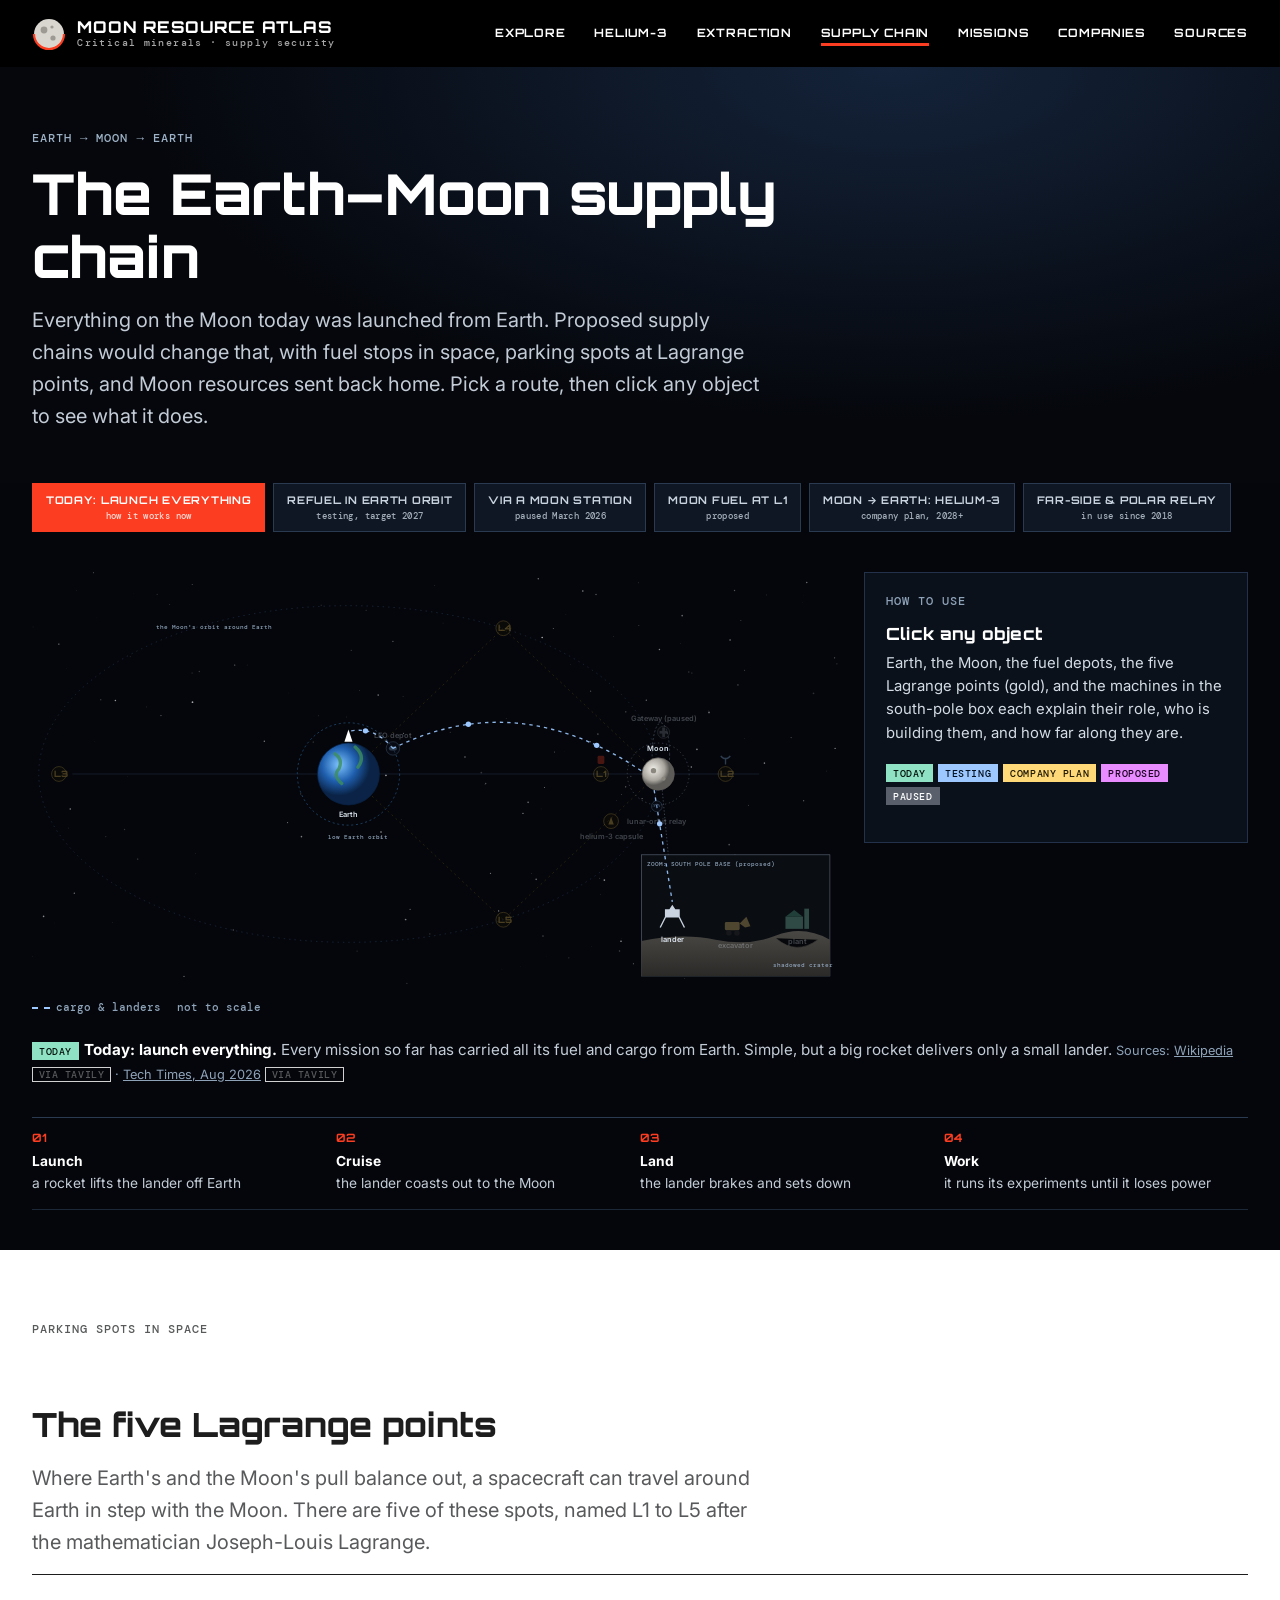
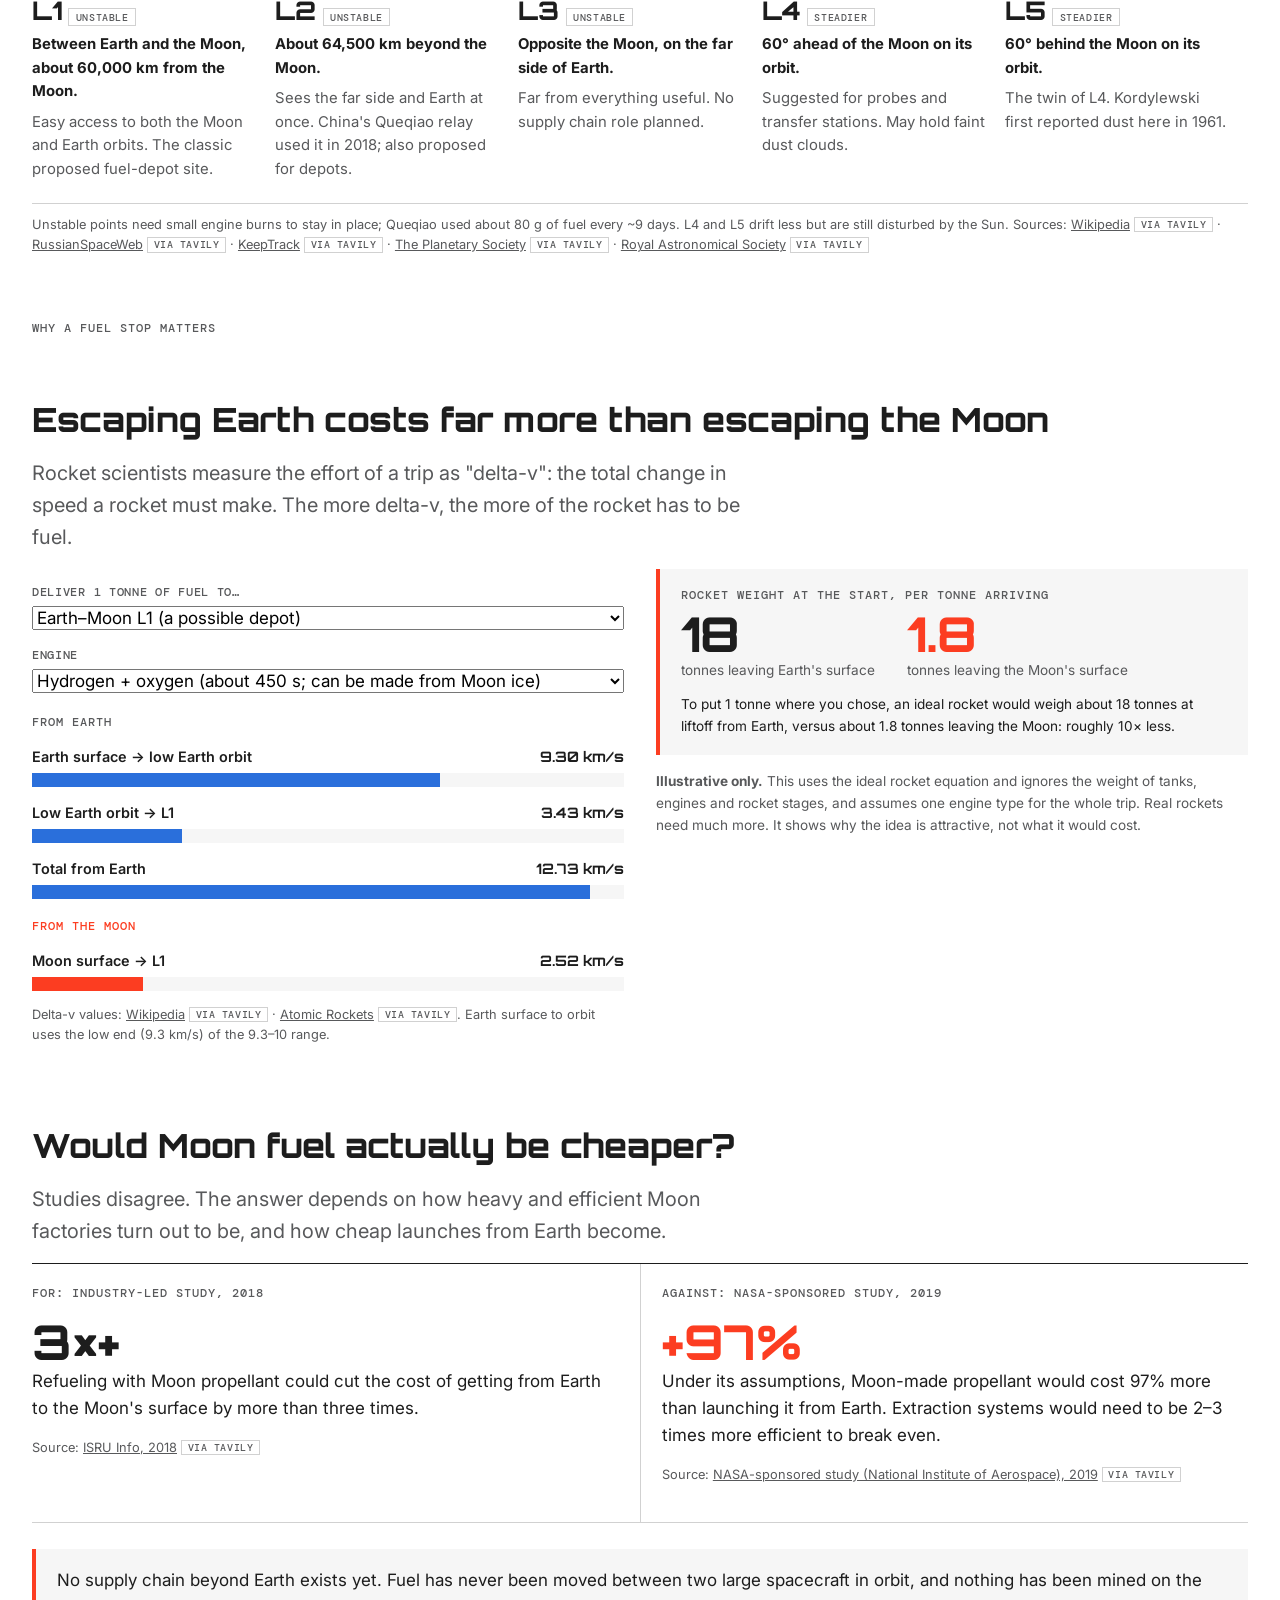
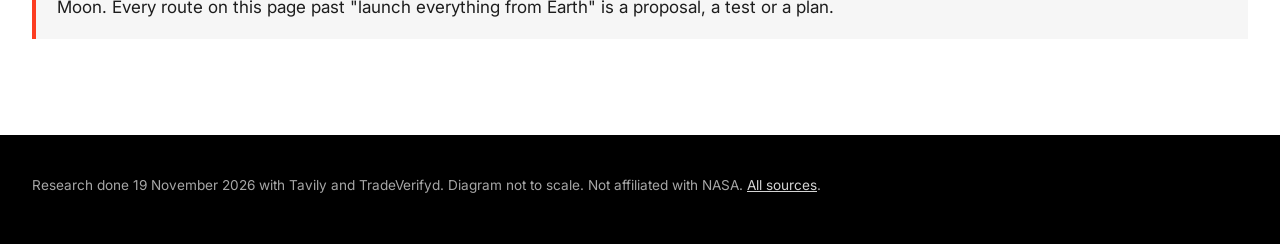
<file: docs/supplychain.html>
<!doctype html>
<html lang="en">
<head>
<meta charset="UTF-8">
<meta name="viewport" content="width=device-width, initial-scale=1">
<title>Earth–Moon Supply Chain</title>
<meta name="description" content="An interactive map of how cargo, fuel and Moon resources could move between Earth and the Moon, with the five Lagrange points and the main proposed routes.">
<link rel="preconnect" href="https://fonts.googleapis.com">
<link href="https://fonts.googleapis.com/css2?family=Inter:wght@400;500;600;700;800;900&family=DM+Mono:wght@400;500&family=Orbitron:wght@500;700;800;900&display=swap" rel="stylesheet">
<link rel="stylesheet" href="assets/site.css">
<style>
  .sc-hero { background: radial-gradient(ellipse at 70% 0%, #14233a 0%, #05070c 60%); color: #fff; }
  .sc-hero .in { max-width: 82rem; margin: 0 auto; padding: 3.5rem 2rem 2.2rem; }
  .sc-hero .eyebrow { color: #9fb3c8; }
  .sc-hero .lede { color: #c3ccd6; }
  .stage { background: #04060b; color: #fff; }
  .stage .in { max-width: 90rem; margin: 0 auto; padding: 0 2rem 2.5rem; display: grid; grid-template-columns: 1fr minmax(19rem, 24rem); gap: 1.5rem; }
  .scen { display: flex; flex-wrap: wrap; gap: .5rem; padding: 0 0 1rem; grid-column: 1 / -1; }
  .scen button { font: 700 .66rem Orbitron, Inter, sans-serif; letter-spacing: .07em; text-transform: uppercase; background: #0f1724; color: #c9d4e0; border: 1px solid #2a3a50; padding: .6rem .8rem; cursor: pointer; }
  .scen button:hover { border-color: #6b87a8; color: #fff; }
  .scen button[aria-pressed="true"] { background: #fc3d21; border-color: #fc3d21; color: #fff; }
  .scen .st { display: block; font: 500 .58rem "DM Mono", monospace; letter-spacing: .04em; text-transform: none; opacity: .8; margin-top: .15rem; }
  .scene { position: relative; min-width: 0; }
  #map { width: 100%; height: auto; display: block; background: #04060b; }
  #map .obj { cursor: pointer; outline: none; }
  #map .obj .hit { fill: transparent; }
  #map .obj:hover .ring, #map .obj:focus-visible .ring { stroke: #fff; stroke-width: 2; }
  #map .obj.sel .ring { stroke: #fc3d21; stroke-width: 2.5; }
  #map .obj.dim { opacity: .28; }
  #map .lbl { font: 600 11px Inter, sans-serif; fill: #dbe4ee; pointer-events: none; }
  #map .lbl.sm { font: 500 9.5px "DM Mono", monospace; fill: #8ea2b8; }
  #map .lp { font: 800 13px Orbitron, sans-serif; fill: #ffcf5a; }
  #map .route { fill: none; stroke-width: 2; stroke-dasharray: 5 6; opacity: .9; }
  #map .cargo { pointer-events: none; }
  .legend { display: flex; flex-wrap: wrap; gap: 1rem; font: 500 .7rem "DM Mono", monospace; color: #8ea2b8; margin-top: .6rem; }
  .legend i { display: inline-block; width: 18px; height: 0; border-top: 2px dashed; vertical-align: middle; margin-right: .35rem; }
  .card2 { background: #0b111b; border: 1px solid #23324a; padding: 1.2rem 1.3rem; font-size: .93rem; line-height: 1.55; align-self: start; position: sticky; top: 5rem; max-height: calc(100vh - 6rem); overflow-y: auto; }
  .card2 h3 { font-family: Orbitron, Inter, sans-serif; font-size: 1.05rem; letter-spacing: .02em; margin: .2rem 0 .6rem; color: #fff; }
  .card2 .k { font: 500 .66rem "DM Mono", monospace; letter-spacing: .08em; text-transform: uppercase; color: #8ea2b8; margin: .9rem 0 .2rem; }
  .card2 p, .card2 li { color: #d3dbe4; }
  .card2 ul { padding-left: 1.1rem; margin: .2rem 0; }
  .card2 .src, .card2 .src a { color: #8ea2b8; }
  .card2 .via { border-color: #33465f; color: #8ea2b8; }
  .card2 .via-tradeverifyd { border-color: #6b4f93; color: #c9b3e8; }
  .tag { display: inline-block; font: 500 .6rem "DM Mono", monospace; letter-spacing: .06em; text-transform: uppercase; padding: .15rem .45rem; margin-right: .3rem; }
  .t-now { background: #8fe3c4; color: #04130d; } .t-test { background: #9cc8ff; color: #04101f; }
  .t-plan { background: #ffd978; color: #1d1600; } .t-idea { background: #e88cff; color: #1c0420; } .t-paused { background: #59606b; color: #fff; }
  .chainrow { display: flex; flex-wrap: wrap; gap: 0; margin: .4rem 0 0; padding: 0; list-style: none; counter-reset: c; grid-column: 1 / -1; border-top: 1px solid #2a3a50; }
  .chainrow li { flex: 1 1 10rem; padding: .8rem 1rem .9rem 0; font-size: .86rem; color: #c3ccd6; border-bottom: 1px solid #1c2738; }
  .chainrow li::before { counter-increment: c; content: counter(c, decimal-leading-zero); display: block; font: 700 .72rem Orbitron, sans-serif; color: #fc3d21; margin-bottom: .3rem; }
  .chainrow li b { color: #fff; }
  .scensum { grid-column: 1 / -1; color: #c3ccd6; font-size: .95rem; margin: 0; }
  .scensum b { color: #fff; }
  .scensum .src, .scensum .src a { color: #8ea2b8; }
  .lgrid { display: grid; grid-template-columns: repeat(auto-fill, minmax(min(100%, 15rem), 1fr)); border-top: 1px solid var(--ink); }
  .lgrid > div { padding: 1.2rem 1.2rem 1.3rem 0; border-bottom: 1px solid var(--rule); }
  .lgrid .lpname { font: 800 1.6rem Orbitron, sans-serif; }
  .lgrid .lpname small { font: 500 .66rem "DM Mono", monospace; letter-spacing: .06em; text-transform: uppercase; color: var(--gray); margin-left: .4rem; }
  .lgrid p { font-size: .93rem; margin: .4rem 0 0; }
  .stab { font: 500 .62rem "DM Mono", monospace; text-transform: uppercase; letter-spacing: .06em; padding: .1rem .4rem; border: 1px solid var(--rule); }
  .calc { display: grid; grid-template-columns: minmax(0, 1fr) minmax(0, 1fr); gap: 2rem; align-items: start; }
  .calc label { font: 500 .72rem "DM Mono", monospace; letter-spacing: .06em; text-transform: uppercase; color: var(--gray); display: block; margin: 1rem 0 .3rem; }
  .calc select, .calc input[type=range] { width: 100%; font: inherit; }
  .bars { margin-top: .4rem; }
  .bar { margin: .9rem 0; }
  .bar .t { display: flex; justify-content: space-between; gap: 1rem; font-size: .9rem; font-weight: 600; }
  .bar .t span:last-child { font-family: Orbitron, sans-serif; font-weight: 700; white-space: nowrap; }
  .bar .track { height: 14px; background: var(--light); margin-top: .3rem; }
  .bar .fill { height: 100%; background: #2a6fdb; transition: width .4s; }
  .bar.moon .fill { background: #fc3d21; }
  .bignum { font: 800 clamp(2rem, 4vw, 3rem) Orbitron, sans-serif; line-height: 1.05; }
  .debate { display: grid; grid-template-columns: 1fr 1fr; gap: 0; border-top: 1px solid var(--ink); }
  .debate > div { padding: 1.3rem 1.3rem 1.3rem 0; border-bottom: 1px solid var(--rule); }
  .debate > div + div { padding-left: 1.3rem; border-left: 1px solid var(--rule); }
  .debate .bignum { color: var(--ink); }
  @media (max-width: 1000px) { .stage .in { grid-template-columns: 1fr; } .card2 { position: static; max-height: none; } }
  @media (max-width: 700px) {
    .sc-hero .in, .stage .in { padding-left: 16px; padding-right: 16px; }
    .scene { overflow-x: auto; } #map { min-width: 720px; }
    .calc, .debate { grid-template-columns: 1fr; } .debate > div + div { padding-left: 0; border-left: 0; }
  }
</style>
</head>
<body>
<nav class="site-nav" aria-label="Main"><div class="in">
  <a class="brand" href="index.html"><svg width="34" height="34" viewBox="0 0 34 34" aria-hidden="true"><circle cx="17" cy="17" r="15" fill="#d9d6cf"/><circle cx="12" cy="13" r="3.4" fill="#9d9a93"/><circle cx="21" cy="21" r="2.6" fill="#9d9a93"/><circle cx="20" cy="10" r="1.6" fill="#9d9a93"/><path d="M2 17a15 15 0 0 0 30 0" fill="none" stroke="#fc3d21" stroke-width="2.2"/></svg><b>MOON RESOURCE ATLAS<small>Critical minerals · supply security</small></b></a>
  <nav><a href="index.html">Explore</a><a href="helium3.html">Helium-3</a><a href="extraction.html">Extraction</a><a href="supplychain.html" aria-current="page">Supply chain</a><a href="countries.html">Missions</a><a href="companies.html">Companies</a><a href="sources.html">Sources</a></nav>
</div></nav>

<header class="sc-hero"><div class="in">
  <span class="eyebrow">Earth → Moon → Earth</span>
  <h1>The Earth–Moon supply chain</h1>
  <p class="lede">Everything on the Moon today was launched from Earth. Proposed supply chains would change that, with fuel stops in space, parking spots at Lagrange points, and Moon resources sent back home. Pick a route, then click any object to see what it does.</p>
</div></header>

<section class="stage" aria-label="Interactive supply chain map"><div class="in">
  <div class="scen" role="group" aria-label="Choose a supply chain route" id="scen"></div>
  <div class="scene">
    <svg id="map" viewBox="0 0 1200 620" role="img" aria-labelledby="mapdesc">
      <desc id="mapdesc">Diagram, not to scale: Earth on the left with a ring for low Earth orbit, the Moon on the right, and the five Earth–Moon Lagrange points. Dashed routes with moving dots show cargo for the chosen route. A zoomed box shows a base at the Moon's south pole.</desc>
    </svg>
    <div class="legend" id="legend"></div>
  </div>
  <aside class="card2" id="card" aria-live="polite"></aside>
  <p class="scensum" id="scensum"></p>
  <ol class="chainrow" id="chain"></ol>
</div></section>

<main>
  <span class="eyebrow">Parking spots in space</span>
  <h2>The five Lagrange points</h2>
  <p class="lede">Where Earth's and the Moon's pull balance out, a spacecraft can travel around Earth in step with the Moon. There are five of these spots, named L1 to L5 after the mathematician Joseph-Louis Lagrange.</p>
  <div class="lgrid" id="lgrid"></div>
  <p class="src" id="s-lp"></p>

  <span class="eyebrow" style="display:block;margin-top:4rem">Why a fuel stop matters</span>
  <h2>Escaping Earth costs far more than escaping the Moon</h2>
  <p class="lede">Rocket scientists measure the effort of a trip as "delta-v": the total change in speed a rocket must make. The more delta-v, the more of the rocket has to be fuel.</p>
  <div class="calc">
    <div>
      <label for="dest">Deliver 1 tonne of fuel to…</label>
      <select id="dest">
        <option value="l1">Earth–Moon L1 (a possible depot)</option>
        <option value="llo">Low lunar orbit</option>
        <option value="leo">Low Earth orbit</option>
      </select>
      <label for="eng">Engine</label>
      <select id="eng">
        <option value="450">Hydrogen + oxygen (about 450 s; can be made from Moon ice)</option>
        <option value="360">Methane + oxygen (about 360 s)</option>
      </select>
      <div class="bars" id="bars"></div>
      <p class="src" id="s-dv"></p>
    </div>
    <div>
      <div class="note">
        <p class="eyebrow" style="margin:0 0 .4rem">Rocket weight at the start, per tonne arriving</p>
        <div style="display:flex;gap:2rem;flex-wrap:wrap">
          <div><div class="bignum" id="mEarth">–</div><div class="small muted">tonnes leaving Earth's surface</div></div>
          <div><div class="bignum" id="mMoon" style="color:var(--red)">–</div><div class="small muted">tonnes leaving the Moon's surface</div></div>
        </div>
        <p class="small" style="margin:.8rem 0 0" id="calcnote"></p>
      </div>
      <p class="small muted" style="margin-top:1rem"><strong>Illustrative only.</strong> This uses the ideal rocket equation and ignores the weight of tanks, engines and rocket stages, and assumes one engine type for the whole trip. Real rockets need much more. It shows why the idea is attractive, not what it would cost.</p>
    </div>
  </div>

  <h2>Would Moon fuel actually be cheaper?</h2>
  <p class="lede">Studies disagree. The answer depends on how heavy and efficient Moon factories turn out to be, and how cheap launches from Earth become.</p>
  <div class="debate">
    <div><p class="eyebrow">For: industry-led study, 2018</p><div class="bignum">3×+</div><p>Refueling with Moon propellant could cut the cost of getting from Earth to the Moon's surface by more than three times.</p><p class="src" id="s-for"></p></div>
    <div><p class="eyebrow">Against: NASA-sponsored study, 2019</p><div class="bignum" style="color:var(--red)">+97%</div><p>Under its assumptions, Moon-made propellant would cost 97% more than launching it from Earth. Extraction systems would need to be 2–3 times more efficient to break even.</p><p class="src" id="s-against"></p></div>
  </div>
  <p class="note" style="margin-top:1.6rem">No supply chain beyond Earth exists yet. Fuel has never been moved between two large spacecraft in orbit, and nothing has been mined on the Moon. Every route on this page past "launch everything from Earth" is a proposal, a test or a plan.</p>
</main>

<footer><div class="in">Research done 19 November 2026 with Tavily and TradeVerifyd. Diagram not to scale. Not affiliated with NASA. <a href="sources.html">All sources</a>.</div></footer>

<script src="assets/data.js"></script>
<script>
(() => {
  const NS = "http://www.w3.org/2000/svg";
  const svg = document.getElementById("map");
  const el = (tag, attrs = {}, parent = svg) => { const n = document.createElementNS(NS, tag); for (const k in attrs) n.setAttribute(k, attrs[k]); parent.appendChild(n); return n; };
  const reduce = matchMedia("(prefers-reduced-motion: reduce)").matches;
  const S = k => srcList(k);

  // ---------- layout (not to scale) ----------
  const E = { x: 470, y: 300, r: 46 }, M = { x: 930, y: 300, r: 24 }, RX = 460, RY = 250;
  const P = {
    earth: [E.x, E.y], leo: [E.x + 66, E.y - 38], moon: [M.x, M.y],
    L1: [845, 300], L2: [1030, 300], L3: [40, 300],
    L4: [E.x + RX * .5, E.y - RY * .866], L5: [E.x + RX * .5, E.y + RY * .866],
    nrho: [M.x + 8, M.y - 62], llo: [M.x - 2, M.y + 48],
  };
  const BOX = { x: 905, y: 420, w: 280, h: 180 }; // zoomed south-pole base

  // stars
  let seed = 7; const rnd = () => (seed = (seed * 16807) % 2147483647) / 2147483647;
  const stars = el("g", { "aria-hidden": "true" });
  for (let i = 0; i < 170; i++) el("circle", { cx: rnd() * 1200, cy: rnd() * 620, r: rnd() * 1.1 + .2, fill: "#fff", opacity: (rnd() * .5 + .15).toFixed(2) }, stars);

  const defs = el("defs");
  defs.innerHTML = `
    <radialGradient id="gE" cx="35%" cy="35%"><stop offset="0" stop-color="#7fc4ff"/><stop offset=".55" stop-color="#1f5fae"/><stop offset="1" stop-color="#0a2346"/></radialGradient>
    <radialGradient id="gM" cx="35%" cy="35%"><stop offset="0" stop-color="#f1efe9"/><stop offset=".7" stop-color="#a8a59e"/><stop offset="1" stop-color="#5d5b57"/></radialGradient>
    <linearGradient id="gGround" x1="0" y1="0" x2="0" y2="1"><stop offset="0" stop-color="#4a4844"/><stop offset="1" stop-color="#2b2a28"/></linearGradient>`;

  // Moon's orbit + L-point triangles
  const bg = el("g", { "aria-hidden": "true" });
  el("ellipse", { cx: E.x, cy: E.y, rx: RX, ry: RY, fill: "none", stroke: "#24344b", "stroke-dasharray": "2 6" }, bg);
  el("text", { x: E.x - RX * .62, y: E.y - RY * .86, class: "lbl sm" }, bg).textContent = "the Moon's orbit around Earth";
  for (const L of ["L4", "L5"]) el("path", { d: `M${E.x},${E.y} L${P[L][0]},${P[L][1]} L${M.x},${M.y}`, fill: "none", stroke: "#3a2f10", "stroke-dasharray": "3 5" }, bg);
  el("line", { x1: E.x, y1: E.y, x2: 1080, y2: E.y, stroke: "#1b2638" }, bg);
  el("line", { x1: 60, y1: E.y, x2: E.x - E.r, y2: E.y, stroke: "#1b2638" }, bg);
  el("circle", { cx: E.x, cy: E.y, r: 76, fill: "none", stroke: "#2b5a8a", "stroke-dasharray": "3 4" }, bg);
  el("text", { x: E.x - 30, y: E.y + 96, class: "lbl sm" }, bg).textContent = "low Earth orbit";
  // NRHO + LLO
  el("ellipse", { cx: M.x + 4, cy: M.y - 30, rx: 13, ry: 46, fill: "none", stroke: "#4b5260", "stroke-dasharray": "3 3" }, bg);
  el("circle", { cx: M.x, cy: M.y, r: 46, fill: "none", stroke: "#4b5260", "stroke-dasharray": "2 4" }, bg);
  // Zoom box
  el("line", { x1: M.x + 6, y1: M.y + M.r, x2: BOX.x + 40, y2: BOX.y, stroke: "#55606f", "stroke-dasharray": "2 3" }, bg);
  el("rect", { x: BOX.x, y: BOX.y, width: BOX.w, height: BOX.h, fill: "#0a0d12", stroke: "#55606f" }, bg);
  el("path", { d: `M${BOX.x},${BOX.y + 128} Q${BOX.x + 60},${BOX.y + 116} ${BOX.x + 110},${BOX.y + 126} T${BOX.x + 200},${BOX.y + 120} T${BOX.x + BOX.w},${BOX.y + 126} L${BOX.x + BOX.w},${BOX.y + BOX.h} L${BOX.x},${BOX.y + BOX.h} Z`, fill: "url(#gGround)" }, bg);
  el("path", { d: `M${BOX.x + 200},${BOX.y + 124} q30,26 62,2`, fill: "#05070a", stroke: "#3b3a37" }, bg);
  el("text", { x: BOX.x + 8, y: BOX.y + 16, class: "lbl sm" }, bg).textContent = "ZOOM: SOUTH POLE BASE (proposed)";
  el("text", { x: BOX.x + 196, y: BOX.y + 166, class: "lbl sm" }, bg).textContent = "shadowed crater";

  // ---------- objects ----------
  const OBJ = {
    earth: { at: P.earth, name: "Earth & launch pads", tag: ["now", "Today"],
      what: "Every kilogram on the Moon so far left from here. Escaping Earth's gravity is the hardest part of the trip: about 9.3–10 km/s of speed just to reach low Earth orbit.",
      who: ["Rockets from the US, China, India, Japan and Russia have launched Moon missions.", "SpaceX Starship and Blue Origin's New Glenn are the big new rockets for crewed landers."],
      src: ["wikiDeltaV", "wikiMoonLanding", "astronomyRefuel"] },
    leo: { at: P.leo, name: "Fuel depot in Earth orbit", tag: ["test", "Testing"],
      what: "A tanker parks in low Earth orbit and other rockets fill it up. The big lander then takes on fuel there before heading to the Moon. This is how SpaceX's Starship lunar lander is meant to work.",
      who: ["SpaceX's Starship lander needs about 10 tanker flights per Moon trip.", "Ship-to-ship fuel transfer has not happened yet. The test slipped from 2025 and is now targeted for the first half of 2027."],
      src: ["slinewsRefuel", "astronomyRefuel"] },
    L1: { at: P.L1, name: "L1: a possible Moon-fuel depot", tag: ["idea", "Proposed"], lp: true,
      what: "L1 sits between Earth and the Moon, about 60,000 km from the Moon. From here, both the Moon and Earth orbits are easy to reach, so it is a classic proposed spot for a fuel station filled with propellant made from Moon ice.",
      who: ["An industry-led study (including United Launch Alliance) modeled a commercial Moon-propellant market around depots like this.", "Lockheed Martin has proposed a 'water-based' Moon architecture built on the same idea."],
      src: ["wikiLagrange", "ulaProp", "lmISRU"] },
    L2: { at: P.L2, name: "L2: the far-side relay spot", tag: ["now", "Used"], lp: true,
      what: "L2 is about 64,500 km beyond the Moon. A satellite circling L2 can see both Earth and the Moon's far side, which never faces Earth. That makes it a natural spot for a radio relay. It has also been called an ideal place for a fuel depot.",
      who: ["China's Queqiao (2018) relayed signals for Chang'e-4, the first far-side landing, from a halo orbit about 65,000 km beyond the Moon. Its orbit is unstable, so it burned about 80 g of fuel every ~9 days to stay put."],
      src: ["wikiLagrange", "rswLagrange", "queqiaoPlanetary"] },
    L3: { at: P.L3, name: "L3: on the far side of Earth", tag: ["idea", "Little use"], lp: true,
      what: "L3 lies on the Moon's orbit, directly opposite the Moon, behind Earth. It is unstable and far from everything useful, so there are no serious supply chain plans for it.",
      who: ["No missions planned."], src: ["wikiLagrange"] },
    L4: { at: P.L4, name: "L4: 60° ahead of the Moon", tag: ["idea", "Proposed"], lp: true,
      what: "L4 and L5 form equal-sided triangles with Earth and the Moon. Spacecraft drift less here than at L1–L3, but the Sun's pull still disturbs them. They have been suggested as sites for probes and transfer stations for missions going deeper into space.",
      who: ["Hungarian researchers reported in 2018 that they may have confirmed faint dust clouds here, first seen by Kazimierz Kordylewski in 1961. Whether the dust is a hazard to equipment is still being studied."],
      src: ["rasKordylewski", "wikiLagrange"] },
    L5: { at: P.L5, name: "L5: 60° behind the Moon", tag: ["idea", "Proposed"], lp: true,
      what: "The twin of L4, trailing the Moon by 60°. Same pros and cons: steadier than L1–L3, a possible transfer station, and possibly dusty.",
      who: ["Kordylewski first reported dust clouds at L5 in 1961."], src: ["rasKordylewski", "wikiLagrange"] },
    gateway: { at: P.nrho, name: "Gateway station (paused)", tag: ["paused", "Paused 2026"],
      what: "Gateway was to be a small space station in a long, stretched 'halo' orbit around the Moon, part of the same orbit family as L2. Crews would switch from Orion to a lander there.",
      who: ["In March 2026 NASA paused Gateway 'in its current form' to put money into a base on the Moon's surface. One reason: landers needed a lot of fuel to go between that high orbit and the surface. NASA says it may revisit the idea later. Artemis 4, the first landing attempt (target 2028), no longer includes a Gateway stop."],
      src: ["spaceGateway"] },
    llo: { at: P.llo, name: "Relay in lunar orbit", tag: ["now", "In use"],
      what: "A satellite in a stretched orbit around the Moon can relay signals for landers on the far side and at the south pole, without the station-keeping fuel a Lagrange point needs.",
      who: ["China's Queqiao-2 (launched March 2024) uses this kind of orbit instead of an L2 halo. It relayed for Chang'e-6 and is planned to serve Chang'e-7 and -8."],
      src: ["queqiao2Wiki", "queqiaoPlanetary"] },
    moon: { at: P.moon, name: "The Moon", tag: ["now", "Destination"],
      what: "Leaving the Moon takes far less effort than leaving Earth. Going from the surface to L1 needs about 2.5 km/s of speed, compared with 9.3–10 km/s just to reach orbit from Earth's surface. That gap is the whole case for making fuel on the Moon.",
      who: ["Five countries have landed safely: the USSR/Russia, the United States, China, India and Japan. Private US landers have too."],
      src: ["wikiDeltaV", "wikiMoonLanding"] },
    lander: { at: [BOX.x + 46, BOX.y + 96], name: "Cargo landers", tag: ["now", "Flying"],
      what: "Robotic landers carry the first tools, power and experiments to the surface. They are the 'trucks' of the supply chain today.",
      who: ["NASA buys rides on private landers through its CLPS program: Intuitive Machines, Firefly (Blue Ghost) and Astrobotic (Griffin-1, now targeting January 2027).", "TradeVerifyd shows supplier links in trade records for Intuitive Machines and Blue Origin."],
      src: ["clps2026", "bg1NASA", "griffin", "tvIM", "tvBlueOrigin"] },
    dig: { at: [BOX.x + 140, BOX.y + 104], name: "Excavators", tag: ["test", "Prototypes"],
      what: "Machines scoop up Moon soil, or dig into icy soil in shadowed craters. Nothing has mined the Moon yet; a NASA drill (PRIME-1) did test on the surface in 2025.",
      who: ["Interlune is building helium-3 excavators with Vermeer; its prototype is designed for about 100 tonnes of soil an hour.", "NASA's PRIME-1 drill flew on IM-2."],
      src: ["nasaPrime1", "interlunePlan", "vermeer"] },
    plant: { at: [BOX.x + 232, BOX.y + 98], name: "Processing plant", tag: ["idea", "Proposed"],
      what: "Turns raw soil and ice into products: water split into hydrogen and oxygen for rocket fuel, oxygen to breathe, or helium-3 gas separated out by chilling it to extreme cold.",
      who: ["NASA studies rate making propellant from Moon water as promising but unproven.", "Interlune plans to sort, extract and separate helium-3 on the Moon."],
      src: ["ntrsPropellant", "lmISRU", "interlunePlan"] },
    he3: { at: [M.x - 70, M.y + 70], name: "Helium-3 return capsule", tag: ["plan", "Company plan"],
      what: "The one Moon product with buyers on Earth today. Helium-3 is a gas, so a small amount is very valuable per kilogram, which makes shipping it back to Earth worth considering.",
      who: ["Bluefors (Finland, quantum-computer fridges) agreed to buy up to 10,000 liters a year from Interlune for 2028–2037, before any has been mined.", "NASA funded an Interlune test payload (Prospect Moon) aimed at 2028."],
      src: ["bluefors", "geekwireIL", "prospectMoon"] },
  };

  const objG = el("g");
  const icon = (k, g) => {
    const o = OBJ[k], [x, y] = o.at;
    if (k === "earth") { el("circle", { cx: x, cy: y, r: E.r, fill: "url(#gE)", class: "ring", stroke: "#0a2346" }, g); el("path", { d: `M${x - 20},${y - 30} q12,8 6,22 q-10,10 4,22 M${x + 10},${y - 40} q16,14 4,30`, fill: "none", stroke: "#3c8f5a", "stroke-width": 5, "stroke-linecap": "round", opacity: .8 }, g); el("path", { d: `M${x - 6},${y - E.r - 2} l6,-18 l6,18 z`, fill: "#fff" }, g); return; }
    if (k === "moon") { el("circle", { cx: x, cy: y, r: M.r, fill: "url(#gM)", class: "ring", stroke: "#5d5b57" }, g); el("circle", { cx: x - 7, cy: y - 5, r: 4, fill: "#8a877f" }, g); el("circle", { cx: x + 8, cy: y + 7, r: 3, fill: "#8a877f" }, g); return; }
    if (o.lp) { el("circle", { cx: x, cy: y, r: 11, fill: "#1a1503", stroke: "#ffcf5a", class: "ring" }, g); el("text", { x: x - 8, y: y + 4.5, class: "lp", "font-size": 11 }, g).textContent = k; if (k === "L1") el("rect", { x: x - 5, y: y - 27, width: 10, height: 12, rx: 2, fill: "#fc3d21" }, g); if (k === "L2") el("path", { d: `M${x},${y - 14} l0,-10 m-7,-3 a8,8 0 0 0 14,0`, stroke: "#9cc8ff", fill: "none", "stroke-width": 2 }, g); return; }
    if (k === "leo") { el("circle", { cx: x, cy: y, r: 10, fill: "#0f1724", stroke: "#9cc8ff", class: "ring" }, g); el("rect", { x: x - 6, y: y - 3, width: 12, height: 6, rx: 3, fill: "#9cc8ff" }, g); return; }
    if (k === "gateway") { el("circle", { cx: x, cy: y, r: 9, fill: "#15181d", stroke: "#8b929c", class: "ring" }, g); el("rect", { x: x - 6, y: y - 2, width: 12, height: 4, fill: "#8b929c" }, g); el("rect", { x: x - 2, y: y - 7, width: 4, height: 14, fill: "#8b929c" }, g); return; }
    if (k === "llo") { el("circle", { cx: x, cy: y, r: 8, fill: "#0f1724", stroke: "#9cc8ff", class: "ring" }, g); el("path", { d: `M${x - 4},${y + 1} a4,4 0 0 1 8,0`, stroke: "#9cc8ff", fill: "none", "stroke-width": 1.6 }, g); return; }
    if (k === "he3") { el("circle", { cx: x, cy: y, r: 11, fill: "#1f1703", stroke: "#ffcf5a", class: "ring" }, g); el("path", { d: `M${x - 4},${y + 5} l4,-11 l4,11 z`, fill: "#ffcf5a" }, g); return; }
    if (k === "lander") { el("rect", { x: x - 22, y: y - 22, width: 44, height: 40, fill: "transparent", class: "ring", stroke: "transparent" }, g); el("path", { d: `M${x - 10},${y - 4} h20 v-10 h-20 z M${x - 10},${y - 4} l-8,16 M${x + 10},${y - 4} l8,16 M${x - 4},${y - 14} l4,-6 l4,6`, fill: "#c9d4e0", stroke: "#c9d4e0", "stroke-width": 2 }, g); return; }
    if (k === "dig") { el("rect", { x: x - 24, y: y - 22, width: 48, height: 40, fill: "transparent", class: "ring", stroke: "transparent" }, g); el("rect", { x: x - 16, y: y - 4, width: 22, height: 12, rx: 2, fill: "#ffd978" }, g); el("circle", { cx: x - 10, cy: y + 12, r: 4, fill: "#333" }, g); el("circle", { cx: x + 2, cy: y + 12, r: 4, fill: "#333" }, g); el("path", { d: `M${x + 6},${y - 2} l10,-10 l6,14 l-8,2 z`, fill: "#ffd978" }, g); return; }
    if (k === "plant") { el("rect", { x: x - 26, y: y - 26, width: 52, height: 44, fill: "transparent", class: "ring", stroke: "transparent" }, g); el("rect", { x: x - 18, y: y - 6, width: 26, height: 18, fill: "#8fe3c4" }, g); el("rect", { x: x + 10, y: y - 18, width: 7, height: 30, fill: "#8fe3c4" }, g); el("path", { d: `M${x - 18},${y - 6} l13,-10 l13,10`, fill: "#5fbf9e" }, g); return; }
  };
  const nodes = {};
  for (const k in OBJ) {
    const o = OBJ[k], [x, y] = o.at;
    const g = el("g", { class: "obj", tabindex: 0, role: "button", "aria-label": o.name, "data-k": k }, objG);
    el("circle", { cx: x, cy: y, r: 26, class: "hit" }, g);
    icon(k, g);
    const below = ["L5", "earth", "llo", "he3"].includes(k);
    const dy = k === "earth" ? E.r + 18 : k === "moon" ? -M.r - 10 : o.lp ? (k === "L4" || k === "L1" || k === "L2" ? (k === "L4" ? -18 : 26) : 27) : ["lander", "dig", "plant"].includes(k) ? 34 : below ? 26 : -16;
    const short = { earth: "Earth", leo: "LEO depot", moon: "Moon", gateway: "Gateway (paused)", llo: "lunar-orbit relay", lander: "lander", dig: "excavator", plant: "plant", he3: "helium-3 capsule", L1: "", L2: "", L3: "", L4: "", L5: "" }[k];
    if (short) { const t = el("text", { x, y: y + dy, class: "lbl", "text-anchor": "middle" }, g); t.textContent = short; }
    g.addEventListener("click", () => show(k));
    g.addEventListener("keydown", e => { if (e.key === "Enter" || e.key === " ") { e.preventDefault(); show(k); } });
    nodes[k] = g;
  }

  // ---------- routes ----------
  const C = { cargo: "#9cc8ff", fuel: "#fc3d21", moonfuel: "#ff8a3d", he3: "#ffcf5a", radio: "#8fe3c4", crew: "#e8e8e8" };
  const [lx, ly] = P.leo, [x1, y1] = P.L1, [x2, y2] = P.L2, [mx, my] = P.moon, [nx, ny] = P.nrho, [ox, oy] = P.llo;
  const surf = `M${M.x - 6},${M.y + M.r} L${BOX.x + 46},${BOX.y + 70}`;
  const R = {
    launch: { d: `M${E.x + 4},${E.y - E.r - 18} Q${E.x + 40},${E.y - 70} ${lx},${ly}`, c: "cargo" },
    tankers: { d: `M${E.x + 30},${E.y - 36} Q${E.x + 66},${E.y - 10} ${lx},${ly}`, c: "fuel" },
    leoMoon: { d: `M${lx},${ly} Q${720},${170} ${mx - M.r},${my - 4}`, c: "cargo" },
    leoL1: { d: `M${lx},${ly} Q${700},${215} ${x1 - 11},${y1}`, c: "cargo" },
    l1Moon: { d: `M${x1 + 11},${y1 - 4} L${mx - M.r},${my - 4}`, c: "cargo" },
    moonL1: { d: `M${mx - M.r + 2},${my + 8} Q${885},${325} ${x1 + 6},${y1 + 10}`, c: "moonfuel" },
    l1Leo: { d: `M${x1 - 8},${y1 + 10} Q${700},${360} ${lx + 6},${ly + 10}`, c: "moonfuel" },
    down: { d: surf, c: "cargo" },
    up: { d: `M${BOX.x + 232},${BOX.y + 72} L${M.x + 8},${M.y + M.r}`, c: "moonfuel" },
    upHe3: { d: `M${BOX.x + 232},${BOX.y + 72} L${M.x + 8},${M.y + M.r}`, c: "he3" },
    he3Home: { d: `M${mx - 16},${my + 18} Q${700},${450} ${E.x + 20},${E.y + E.r - 2}`, c: "he3" },
    toGw: { d: `M${lx},${ly} Q${700},${150} ${nx - 8},${ny}`, c: "crew" },
    gwDown: { d: `M${nx},${ny + 9} Q${mx + 22},${my - 30} ${mx + 6},${my - M.r}`, c: "crew" },
    digPlant: { d: `M${BOX.x + 150},${BOX.y + 100} L${BOX.x + 210},${BOX.y + 100}`, c: "moonfuel" },
    radioL2: { d: `M${E.x + 40},${E.y - 24} Q${760},${120} ${x2 - 8},${y2 - 12}`, c: "radio" },
    farL2: { d: `M${x2 - 2},${y2 + 12} Q${1010},${y2 + 40} ${mx + M.r - 2},${my + 8}`, c: "radio" },
    radioLlo: { d: `M${E.x + 40},${E.y + 24} Q${700},${400} ${ox - 8},${oy + 4}`, c: "radio" },
    lloDown: { d: `M${ox + 6},${oy - 4} Q${mx + 30},${my + 30} ${BOX.x + 46},${BOX.y + 70}`, c: "radio" },
  };

  const SCEN = [
    { id: "direct", name: "Today: launch everything", st: "how it works now", tag: ["now", "Today"],
      routes: ["launch", "leoMoon", "down"], on: ["earth", "moon", "lander"],
      sum: "Every mission so far has carried all its fuel and cargo from Earth. Simple, but a big rocket delivers only a small lander.",
      chain: [["Launch", "a rocket lifts the lander off Earth"], ["Cruise", "the lander coasts out to the Moon"], ["Land", "the lander brakes and sets down"], ["Work", "it runs its experiments until it loses power"]],
      src: ["wikiDeltaV", "clps2026"] },
    { id: "leo", name: "Refuel in Earth orbit", st: "testing, target 2027", tag: ["test", "Testing"],
      routes: ["launch", "tankers", "leoMoon", "down"], on: ["earth", "leo", "moon", "lander"],
      sum: "A big lander is filled up in Earth orbit by many tanker flights, then flies to the Moon full. This is how SpaceX's Starship lander for NASA is meant to work; the key fuel-transfer test has not happened yet.",
      chain: [["Launch the lander", "it reaches orbit nearly empty"], ["~10 tanker flights", "each tops up a depot in Earth orbit"], ["Fill up", "fuel is pumped ship to ship, never yet done at this scale"], ["Fly to the Moon", "with enough fuel to land a large load"]],
      src: ["slinewsRefuel", "astronomyRefuel"] },
    { id: "gateway", name: "Via a Moon station", st: "paused March 2026", tag: ["paused", "Paused"],
      routes: ["launch", "toGw", "gwDown"], on: ["earth", "gateway", "moon"],
      sum: "The Gateway plan: crews fly to a station in a high orbit around the Moon, then switch to a lander. NASA paused it in 2026, partly because landers needed a lot of fuel to go between that orbit and the surface.",
      chain: [["Launch", "crew in Orion"], ["Dock at Gateway", "in a stretched halo orbit"], ["Switch to a lander", "and fly down"], ["Return", "back to Gateway, then Earth"]],
      src: ["spaceGateway"] },
    { id: "l1", name: "Moon fuel at L1", st: "proposed", tag: ["idea", "Proposed"],
      routes: ["launch", "leoL1", "l1Moon", "down", "digPlant", "up", "moonL1", "l1Leo"], on: ["earth", "leo", "L1", "moon", "lander", "dig", "plant"],
      sum: "Mine ice at the south pole, turn it into rocket fuel, and lift it to a depot at L1. Ships from Earth arrive lightly fueled, top up at L1, and continue. Some studies even send Moon fuel down to Earth orbit.",
      chain: [["Dig icy soil", "in permanently shadowed craters"], ["Make fuel", "split water into hydrogen and oxygen"], ["Lift to L1", "about 2.5 km/s, a fraction of leaving Earth"], ["Refuel ships", "heading to the Moon, Earth orbit or beyond"]],
      src: ["ulaProp", "lmISRU", "ntrsPropellant", "niaBreakeven", "wikiLagrange"] },
    { id: "he3", name: "Moon → Earth: helium-3", st: "company plan, 2028+", tag: ["plan", "Company plan"],
      routes: ["digPlant", "upHe3", "he3Home"], on: ["moon", "dig", "plant", "he3", "earth"],
      sum: "The first Moon export may be helium-3, a gas with buyers on Earth already. Mine soil, heat or process it to release gas, separate the helium-3, and ship small, valuable cargo home.",
      chain: [["Excavate", "about 100 tonnes of soil an hour (prototype goal)"], ["Extract & separate", "release trapped gas, chill to isolate helium-3"], ["Launch home", "a small return vehicle"], ["Deliver", "to buyers like Bluefors (deal for 2028–2037)"]],
      src: ["interlunePlan", "bluefors", "vermeer", "prospectMoon"] },
    { id: "relay", name: "Far-side & polar relay", st: "in use since 2018", tag: ["now", "In use"],
      routes: ["radioL2", "farL2", "radioLlo", "lloDown"], on: ["earth", "L2", "llo", "moon", "lander"],
      sum: "Any supply chain needs communications. The Moon's far side never sees Earth, so relay satellites pass messages along: first from L2 (Queqiao, 2018), now from a stable lunar orbit (Queqiao-2, 2024).",
      chain: [["Earth ground station", "sends commands"], ["Relay satellite", "at L2 or in a stretched lunar orbit"], ["Lander or rover", "on the far side or at the south pole"], ["Data back", "the same path in reverse"]],
      src: ["queqiaoPlanetary", "queqiao2Wiki", "rswLagrange"] },
  ];

  const routeG = el("g"); svg.insertBefore(routeG, objG);
  let anim = [], cur = null;
  function setScen(id) {
    cur = SCEN.find(s => s.id === id) || SCEN[0];
    document.querySelectorAll("#scen button").forEach(b => b.setAttribute("aria-pressed", b.dataset.id === cur.id));
    routeG.innerHTML = ""; anim = [];
    for (const r of cur.routes) {
      const def = R[r], col = C[def.c];
      const p = el("path", { d: def.d, class: "route", stroke: col }, routeG);
      const len = p.getTotalLength(), n = Math.max(1, Math.round(len / 160));
      for (let i = 0; i < n; i++) {
        const dot = el("circle", { r: def.c === "radio" ? 2.6 : 4, fill: col, class: "cargo" }, routeG);
        anim.push({ p, len, dot, off: i / n });
      }
    }
    for (const k in nodes) nodes[k].classList.toggle("dim", !cur.on.includes(k) && !OBJ[k].lp);
    for (const k of ["L1", "L2", "L3", "L4", "L5"]) nodes[k].classList.toggle("dim", !cur.on.includes(k));
    document.getElementById("scensum").innerHTML = `<span class="tag t-${cur.tag[0]}">${cur.tag[1]}</span><b>${cur.name}.</b> ${cur.sum} <span class="src">Sources: ${S(cur.src)}</span>`;
    document.getElementById("chain").innerHTML = cur.chain.map(([a, b]) => `<li><b>${a}</b><br>${b}</li>`).join("");
    const used = [...new Set(cur.routes.map(r => R[r].c))];
    const names = { cargo: "cargo & landers", fuel: "fuel from Earth", moonfuel: "Moon-made fuel or ore", he3: "helium-3", radio: "radio signals", crew: "crew" };
    document.getElementById("legend").innerHTML = used.map(c => `<span><i style="border-color:${C[c]}"></i>${names[c]}</span>`).join("") + `<span>not to scale</span>`;
    tick(performance.now());
    try { history.replaceState(null, "", "#" + cur.id); } catch (e) {}
  }
  function tick(t) {
    for (const a of anim) {
      const f = reduce ? a.off + .5 / (anim.length || 1) : ((t / 5200) + a.off) % 1;
      const pt = a.p.getPointAtLength((f % 1) * a.len);
      a.dot.setAttribute("cx", pt.x); a.dot.setAttribute("cy", pt.y);
    }
  }
  if (!reduce) { const loop = t => { tick(t); requestAnimationFrame(loop); }; requestAnimationFrame(loop); }

  function show(k) {
    const o = OBJ[k];
    for (const n in nodes) nodes[n].classList.toggle("sel", n === k);
    document.getElementById("card").innerHTML = `<span class="tag t-${o.tag[0]}">${o.tag[1]}</span>
      <h3>${o.name}</h3><p>${o.what}</p>
      <div class="k">Who / what's happening</div><ul>${o.who.map(w => `<li>${w}</li>`).join("")}</ul>
      <p class="src">Sources: ${S(o.src)}</p>`;
  }

  const sc = document.getElementById("scen");
  sc.innerHTML = SCEN.map(s => `<button type="button" data-id="${s.id}" aria-pressed="false">${s.name}<span class="st">${s.st}</span></button>`).join("");
  sc.addEventListener("click", e => { const b = e.target.closest("button"); if (b) setScen(b.dataset.id); });
  document.getElementById("card").innerHTML = `<p class="eyebrow" style="color:#8ea2b8">How to use</p><h3>Click any object</h3><p>Earth, the Moon, the fuel depots, the five Lagrange points (gold), and the machines in the south-pole box each explain their role, who is building them, and how far along they are.</p><p><span class="tag t-now">Today</span><span class="tag t-test">Testing</span><span class="tag t-plan">Company plan</span><span class="tag t-idea">Proposed</span><span class="tag t-paused">Paused</span></p>`;
  setScen((location.hash || "").slice(1));
  const scn = document.querySelector(".scene"); if (scn.scrollWidth > scn.clientWidth) { scn.scrollLeft = (scn.scrollWidth - scn.clientWidth) * .55; document.getElementById("legend").insertAdjacentHTML("beforeend", "<span>swipe the map sideways</span>"); }

  // ---------- Lagrange cards ----------
  const LP = [
    ["L1", "Unstable", "Between Earth and the Moon, about 60,000 km from the Moon.", "Easy access to both the Moon and Earth orbits. The classic proposed fuel-depot site."],
    ["L2", "Unstable", "About 64,500 km beyond the Moon.", "Sees the far side and Earth at once. China's Queqiao relay used it in 2018; also proposed for depots."],
    ["L3", "Unstable", "Opposite the Moon, on the far side of Earth.", "Far from everything useful. No supply chain role planned."],
    ["L4", "Steadier", "60° ahead of the Moon on its orbit.", "Suggested for probes and transfer stations. May hold faint dust clouds."],
    ["L5", "Steadier", "60° behind the Moon on its orbit.", "The twin of L4. Kordylewski first reported dust here in 1961."],
  ];
  document.getElementById("lgrid").innerHTML = LP.map(([n, s, where, use]) => `<div><div class="lpname">${n}<small><span class="stab">${s}</span></small></div><p><strong>${where}</strong></p><p class="muted">${use}</p></div>`).join("");
  document.getElementById("s-lp").innerHTML = "Unstable points need small engine burns to stay in place; Queqiao used about 80 g of fuel every ~9 days. L4 and L5 drift less but are still disturbed by the Sun. Sources: " + S(["wikiLagrange", "rswLagrange", "keeptrackL", "queqiaoPlanetary", "rasKordylewski"]);

  // ---------- calculator ----------
  // delta-v legs, km/s (Wikipedia delta-v budget; Earth surface to LEO uses the low end, 9.3)
  const DV = { surfLeo: 9.3, leoL1: 3.43, leoLlo: 4.04, l1Llo: 0.64, moonL1: 2.52, moonLlo: 1.87 };
  const legs = {
    l1:  { earth: [["Earth surface → low Earth orbit", DV.surfLeo], ["Low Earth orbit → L1", DV.leoL1]], moon: [["Moon surface → L1", DV.moonL1]] },
    llo: { earth: [["Earth surface → low Earth orbit", DV.surfLeo], ["Low Earth orbit → low lunar orbit", DV.leoLlo]], moon: [["Moon surface → low lunar orbit", DV.moonLlo]] },
    leo: { earth: [["Earth surface → low Earth orbit", DV.surfLeo]], moon: [["Moon surface → L1", DV.moonL1], ["L1 → low Earth orbit (no braking help from the air)", DV.leoL1]] },
  };
  function calc() {
    const L = legs[document.getElementById("dest").value], isp = +document.getElementById("eng").value, ve = isp * 9.80665 / 1000;
    const tot = a => a.reduce((s, l) => s + l[1], 0);
    const te = tot(L.earth), tm = tot(L.moon), max = 13.5;
    const row = (lbl, v, cls) => `<div class="bar ${cls}"><div class="t"><span>${lbl}</span><span>${v.toFixed(2)} km/s</span></div><div class="track"><div class="fill" style="width:${Math.min(100, v / max * 100)}%"></div></div></div>`;
    document.getElementById("bars").innerHTML =
      `<p class="eyebrow" style="margin:1.2rem 0 0">From Earth</p>` + L.earth.map(l => row(l[0], l[1], "")).join("") + (L.earth.length > 1 ? row("Total from Earth", te, "") : "") +
      `<p class="eyebrow" style="margin:1.2rem 0 0;color:var(--red)">From the Moon</p>` + L.moon.map(l => row(l[0], l[1], "moon")).join("") + (L.moon.length > 1 ? row("Total from the Moon", tm, "moon") : "");
    const re = Math.exp(te / ve), rm = Math.exp(tm / ve);
    const fmt = v => v >= 10 ? v.toFixed(0) : v.toFixed(1);
    document.getElementById("mEarth").textContent = fmt(re);
    document.getElementById("mMoon").textContent = fmt(rm);
    document.getElementById("calcnote").textContent = `To put 1 tonne where you chose, an ideal rocket would weigh about ${fmt(re)} tonnes at liftoff from Earth, versus about ${fmt(rm)} tonnes leaving the Moon: roughly ${Math.round(re / rm)}× less.`;
  }
  document.getElementById("dest").addEventListener("change", calc);
  document.getElementById("eng").addEventListener("change", calc);
  calc();
  document.getElementById("s-dv").innerHTML = "Delta-v values: " + S(["wikiDeltaV", "projectRho"]) + ". Earth surface to orbit uses the low end (9.3 km/s) of the 9.3–10 range.";
  document.getElementById("s-for").innerHTML = "Source: " + S(["ulaProp"]);
  document.getElementById("s-against").innerHTML = "Source: " + S(["niaBreakeven"]);
})();
</script>
</body>
</html>
</file>
<file: docs/assets/site.css>
/* Shared styles for the inner pages (helium-3, missions, companies, sources).
   Matches the home page: black header, white content, Inter + DM Mono labels, NASA-red accent. */
:root {
  --black: #000; --ink: #1d1d1d; --gray: #58595b; --light: #f6f6f6; --rule: #d1d1d1; --red: #fc3d21;
  --he3: #ffcf5a; --ice: #7fdcff; --ree: #e88cff;
  color-scheme: light;
}
* { box-sizing: border-box; }
html { scroll-behavior: smooth; }
body { margin: 0; background: #fff; color: var(--ink); font: 17px/1.6 Inter, system-ui, -apple-system, "Segoe UI", sans-serif; }
a { color: inherit; }
img, svg, canvas { max-width: 100%; }
h1, h2, h3 { line-height: 1.08; letter-spacing: -0.025em; }
h1 { font-size: clamp(2.4rem, 5.4vw, 4.4rem); font-weight: 900; margin: .7rem 0 1rem; max-width: 56rem; }
h2 { font-size: clamp(1.7rem, 3.2vw, 2.6rem); font-weight: 900; margin: 4rem 0 1.2rem; }
h3 { font-size: 1.2rem; font-weight: 800; margin: 1.4rem 0 .4rem; }
p { margin: 0 0 1rem; }
.eyebrow { font: 500 .78rem "DM Mono", monospace; letter-spacing: .08em; text-transform: uppercase; color: var(--gray); }
.lede { font-size: 1.25rem; color: var(--gray); max-width: 46rem; }
.muted { color: var(--gray); }
.small { font-size: .85rem; }

/* header (same as the home page) */
.site-nav { background: var(--black); color: #fff; position: sticky; top: 0; z-index: 50; }
.site-nav .in { max-width: 82rem; margin: 0 auto; padding: 0 2rem; height: 4.2rem; display: flex; align-items: center; gap: 2.2rem; }
.site-nav .brand { display: flex; align-items: center; gap: .7rem; text-decoration: none; margin-right: auto; color: #fff; }
.site-nav .brand b { font-weight: 800; font-size: 1.02rem; line-height: 1.05; }
.site-nav .brand small { display: block; font: 500 .62rem "DM Mono", monospace; letter-spacing: .14em; color: #a6a6a6; }
.site-nav nav { display: flex; gap: 1.8rem; }
.site-nav nav a { color: #fff; text-decoration: none; font-weight: 700; font-size: .93rem; }
.site-nav nav a[aria-current="page"] { box-shadow: 0 3px 0 var(--red); }

main { max-width: 82rem; margin: 0 auto; padding: 4rem 2rem 5rem; }
footer { background: var(--black); color: #a6a6a6; font-size: .85rem; }
footer .in { max-width: 82rem; margin: 0 auto; padding: 2.5rem 2rem 3rem; }
footer a { color: #d4d4d4; }

/* blocks */
.card { background: #fff; border: 1px solid var(--rule); padding: 1.4rem 1.5rem; }
.card.dark, .dark { background: var(--black); color: #fff; border-color: #333; }
.card.dark .muted, .card.dark .src, .card.dark .src a { color: #a6a6a6; }
.grid { display: grid; gap: 0; grid-template-columns: repeat(auto-fill, minmax(min(100%, 17rem), 1fr)); border-top: 1px solid var(--ink); }
.grid > * { border-bottom: 1px solid var(--rule); }
.tile { padding: 1.4rem 1.4rem 1.4rem 0; }
.tile .big { font-size: 2.2rem; font-weight: 900; line-height: 1.05; letter-spacing: -.03em; color: var(--ink); }
.tile p { margin: .5rem 0 0; color: var(--gray); font-size: .95rem; }
.note { background: var(--light); border-left: 4px solid var(--red); padding: 1.1rem 1.3rem; }
.via { display: inline-block; font: 500 .6rem "DM Mono", monospace; letter-spacing: .06em; text-transform: uppercase; padding: .02rem .35rem; border: 1px solid var(--rule); color: var(--gray); vertical-align: 1px; white-space: nowrap; }
.via-tradeverifyd { border-color: #c9b3e8; color: #6b3fa0; }
.src { font-size: .8rem; color: var(--gray); margin-top: .7rem; }
.src a { color: var(--gray); }
.btn { display: inline-flex; align-items: center; gap: .7rem; font-weight: 700; text-decoration: none; color: var(--ink); }
.btn::before { content: "→"; width: 2.2rem; height: 2.2rem; border-radius: 50%; background: var(--red); color: #fff; display: grid; place-items: center; font-size: 1rem; }

/* helium-3 page */
.sw-wrap { background: #000; overflow: hidden; }
.sw-wrap canvas { display: block; width: 100%; height: auto; }
.steps5 { counter-reset: s; display: grid; gap: 0; grid-template-columns: repeat(auto-fill, minmax(min(100%, 13rem), 1fr)); margin: 1.6rem 0 0; list-style: none; padding: 0; border-top: 1px solid var(--ink); }
.steps5 li { padding: 1rem 1rem 1.2rem 0; font-size: .95rem; border-bottom: 1px solid var(--rule); }
.steps5 li::before { counter-increment: s; content: counter(s, decimal-leading-zero); display: block; font: 500 .78rem "DM Mono", monospace; color: var(--red); margin-bottom: .4rem; }
.figure { background: #000; color: #fff; padding: 1.2rem; }
.figure figcaption { color: #a6a6a6; font-size: .85rem; margin-top: .6rem; }
.cmp { display: grid; grid-template-columns: 1fr 1fr; gap: 2rem; align-items: start; }

/* tables / companies */
.table-scroll { overflow-x: auto; border: 1px solid var(--rule); }
.table-scroll.darkbox { background: #0b1118; border: 0; padding: 1.2rem; }
table { border-collapse: collapse; width: 100%; font-size: .93rem; }
th, td { text-align: left; padding: .8rem .9rem; border-bottom: 1px solid var(--rule); vertical-align: top; }
th { background: var(--light); font: 500 .7rem "DM Mono", monospace; text-transform: uppercase; letter-spacing: .08em; color: var(--gray); }
.role { display: inline-block; font: 500 .62rem "DM Mono", monospace; letter-spacing: .06em; text-transform: uppercase; padding: .15rem .5rem; color: #0b1118; white-space: nowrap; }
.role-ship { background: #9cc8ff; } .role-dig { background: #ffd978; } .role-buy { background: #8fe3c4; }
.chain { width: 100%; height: auto; display: block; }
.chips { display: flex; flex-wrap: wrap; gap: .5rem; }

/* missions page */
.country { border-top: 4px solid var(--c, var(--rule)); }
.country h3 { margin-top: 0; display: flex; justify-content: space-between; gap: 1rem; flex-wrap: wrap; }
.country h3 .small { font: 500 .68rem "DM Mono", monospace; text-transform: uppercase; letter-spacing: .06em; }
.country ul { margin: .3rem 0 .6rem; padding-left: 1.1rem; font-size: .93rem; }
.country li { margin: .25rem 0; }
#cards { border-top: 0; gap: 1.2rem; }
#cards > * { border-bottom: 1px solid var(--rule); }
.bloc { display: grid; grid-template-columns: 1fr 1fr; gap: 1.2rem; }

@media (max-width: 960px) { .site-nav nav { display: none; } }
@media (max-width: 700px) {
  main { padding: 2.5rem 16px 4rem; } .site-nav .in, footer .in { padding-left: 16px; padding-right: 16px; }
  .cmp, .bloc { grid-template-columns: 1fr; }
}
@media (prefers-reduced-motion: reduce) { html { scroll-behavior: auto; } }

/* ---- space typography: Orbitron for headings, numbers and the menu; Inter stays for reading ---- */
h1, h2 { font-family: Orbitron, Inter, system-ui, sans-serif; font-weight: 800; letter-spacing: 0; }
h1 { font-size: clamp(2rem, 4.4vw, 3.6rem); line-height: 1.12; }
h2 { font-size: clamp(1.4rem, 2.6vw, 2.2rem); line-height: 1.15; }
.site-nav .brand b { font-family: Orbitron, Inter, sans-serif; letter-spacing: .05em; font-weight: 800; }
.site-nav nav a { font-family: Orbitron, Inter, sans-serif; font-size: .72rem; letter-spacing: .07em; text-transform: uppercase; font-weight: 700; }
.tile .big, .country h3 > span:first-child { font-family: Orbitron, Inter, sans-serif; letter-spacing: 0; }
.steps5 li::before { font-family: Orbitron, Inter, sans-serif; font-weight: 700; }

/* 7-link menu: keep it on one line on laptop widths */
.site-nav nav a, .site-nav .brand b { white-space: nowrap; }
@media (max-width: 1240px) { .site-nav .in { gap: 1.4rem; } .site-nav nav { gap: 1.1rem; } .site-nav .brand small { display: none; } }

@media (max-width: 1100px) { .site-nav .brand b { display: none; } }
</file>
